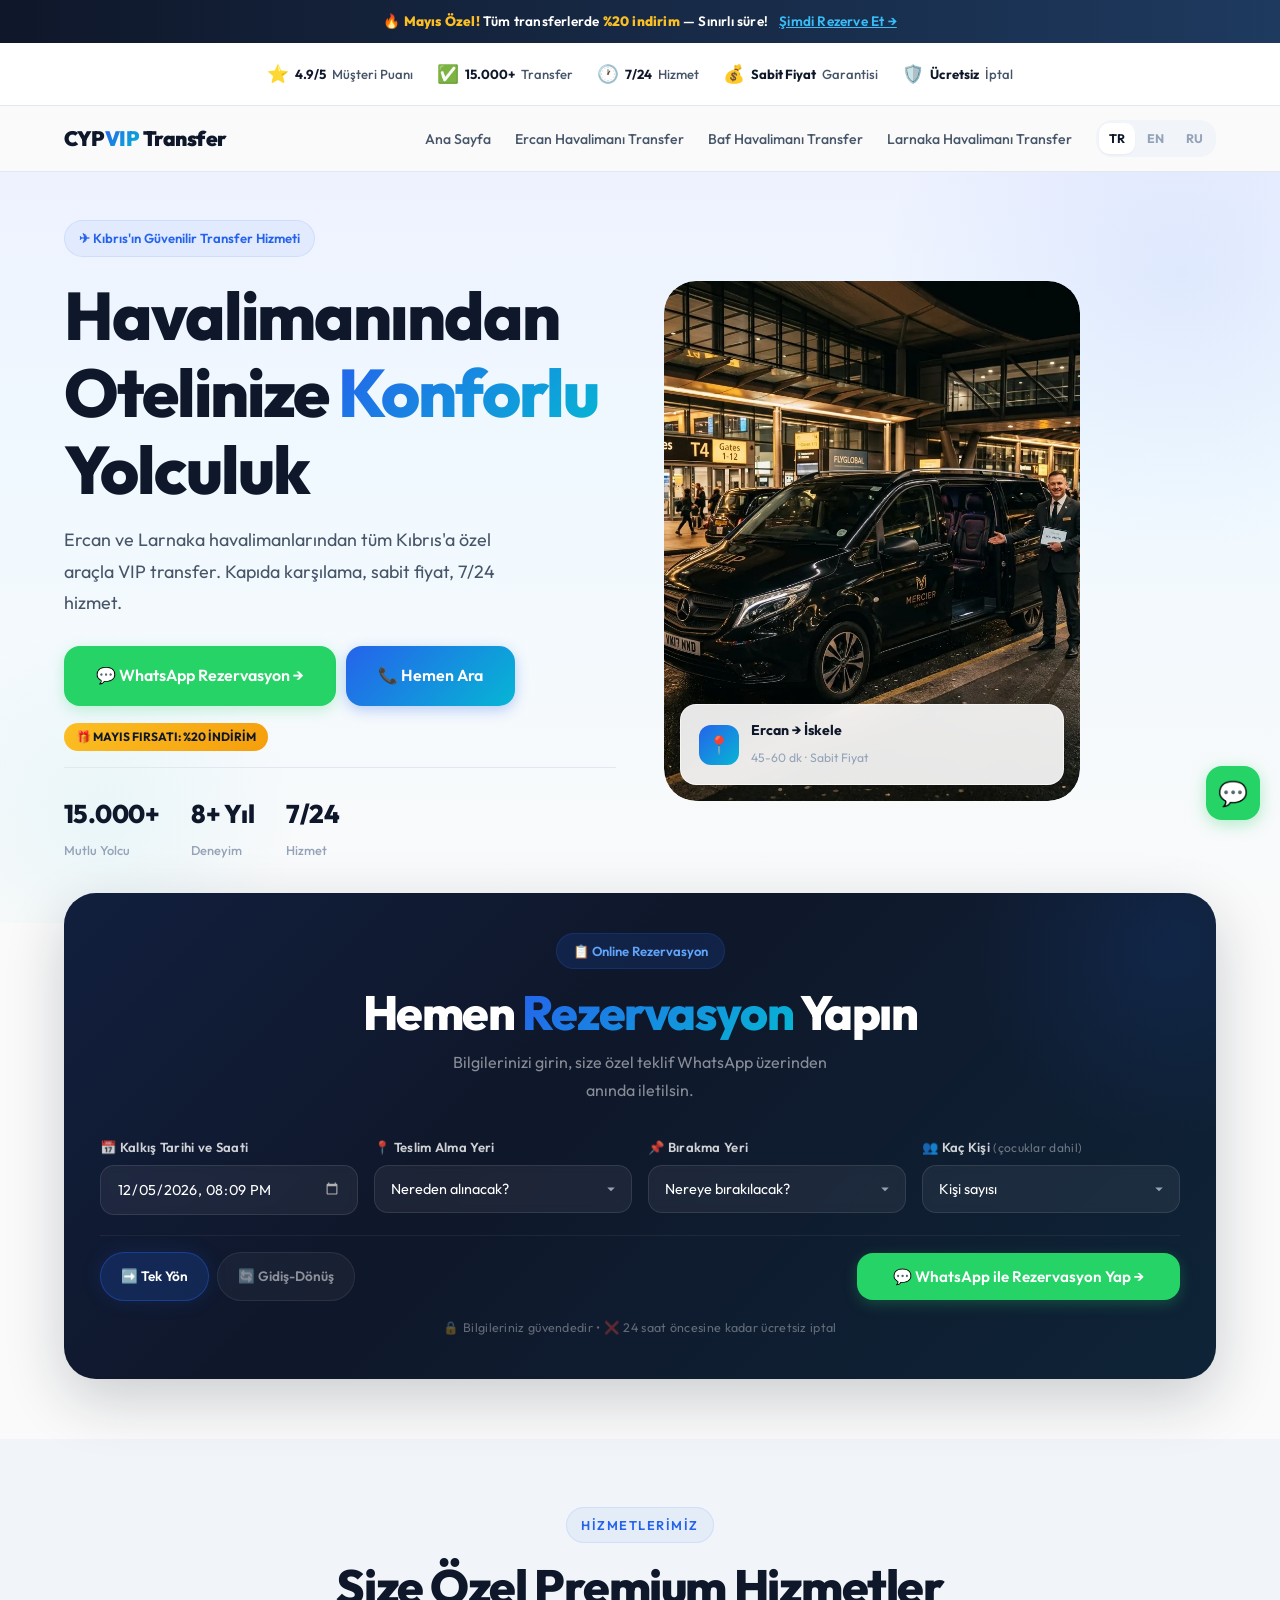
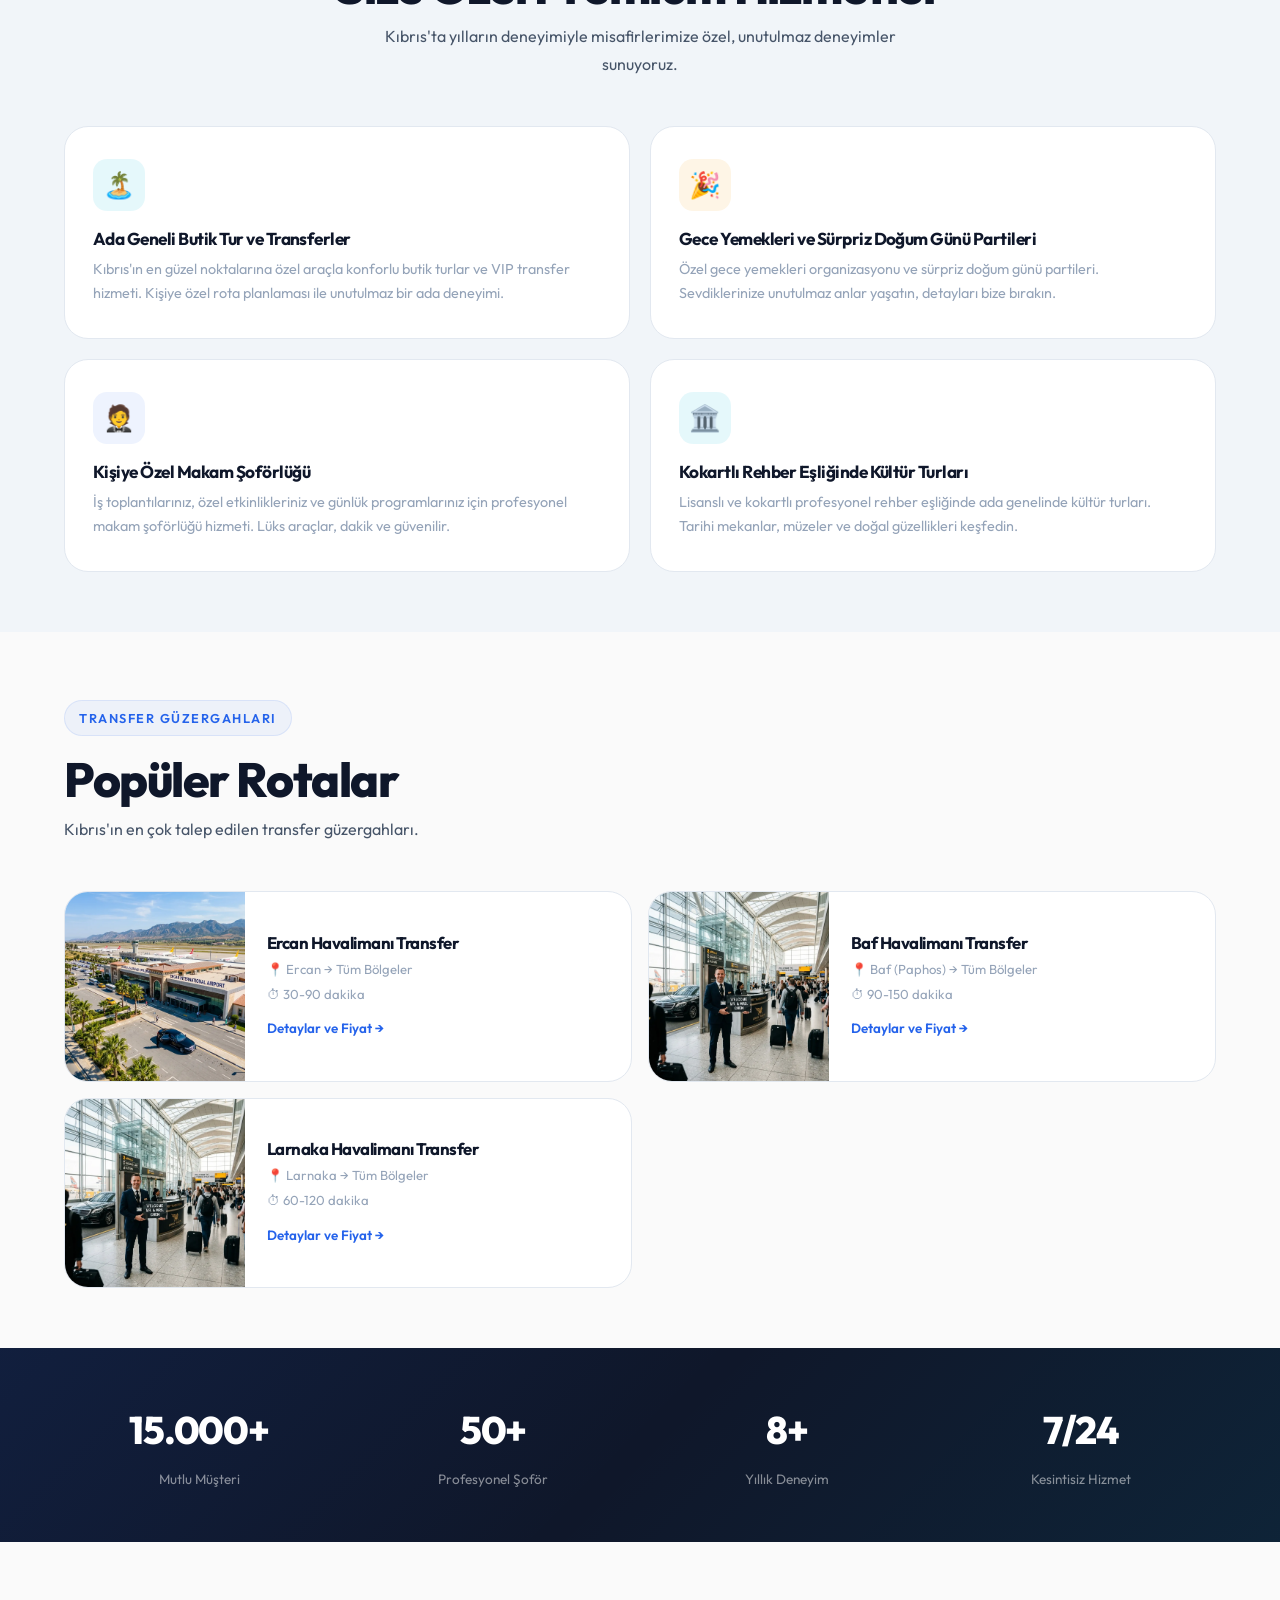
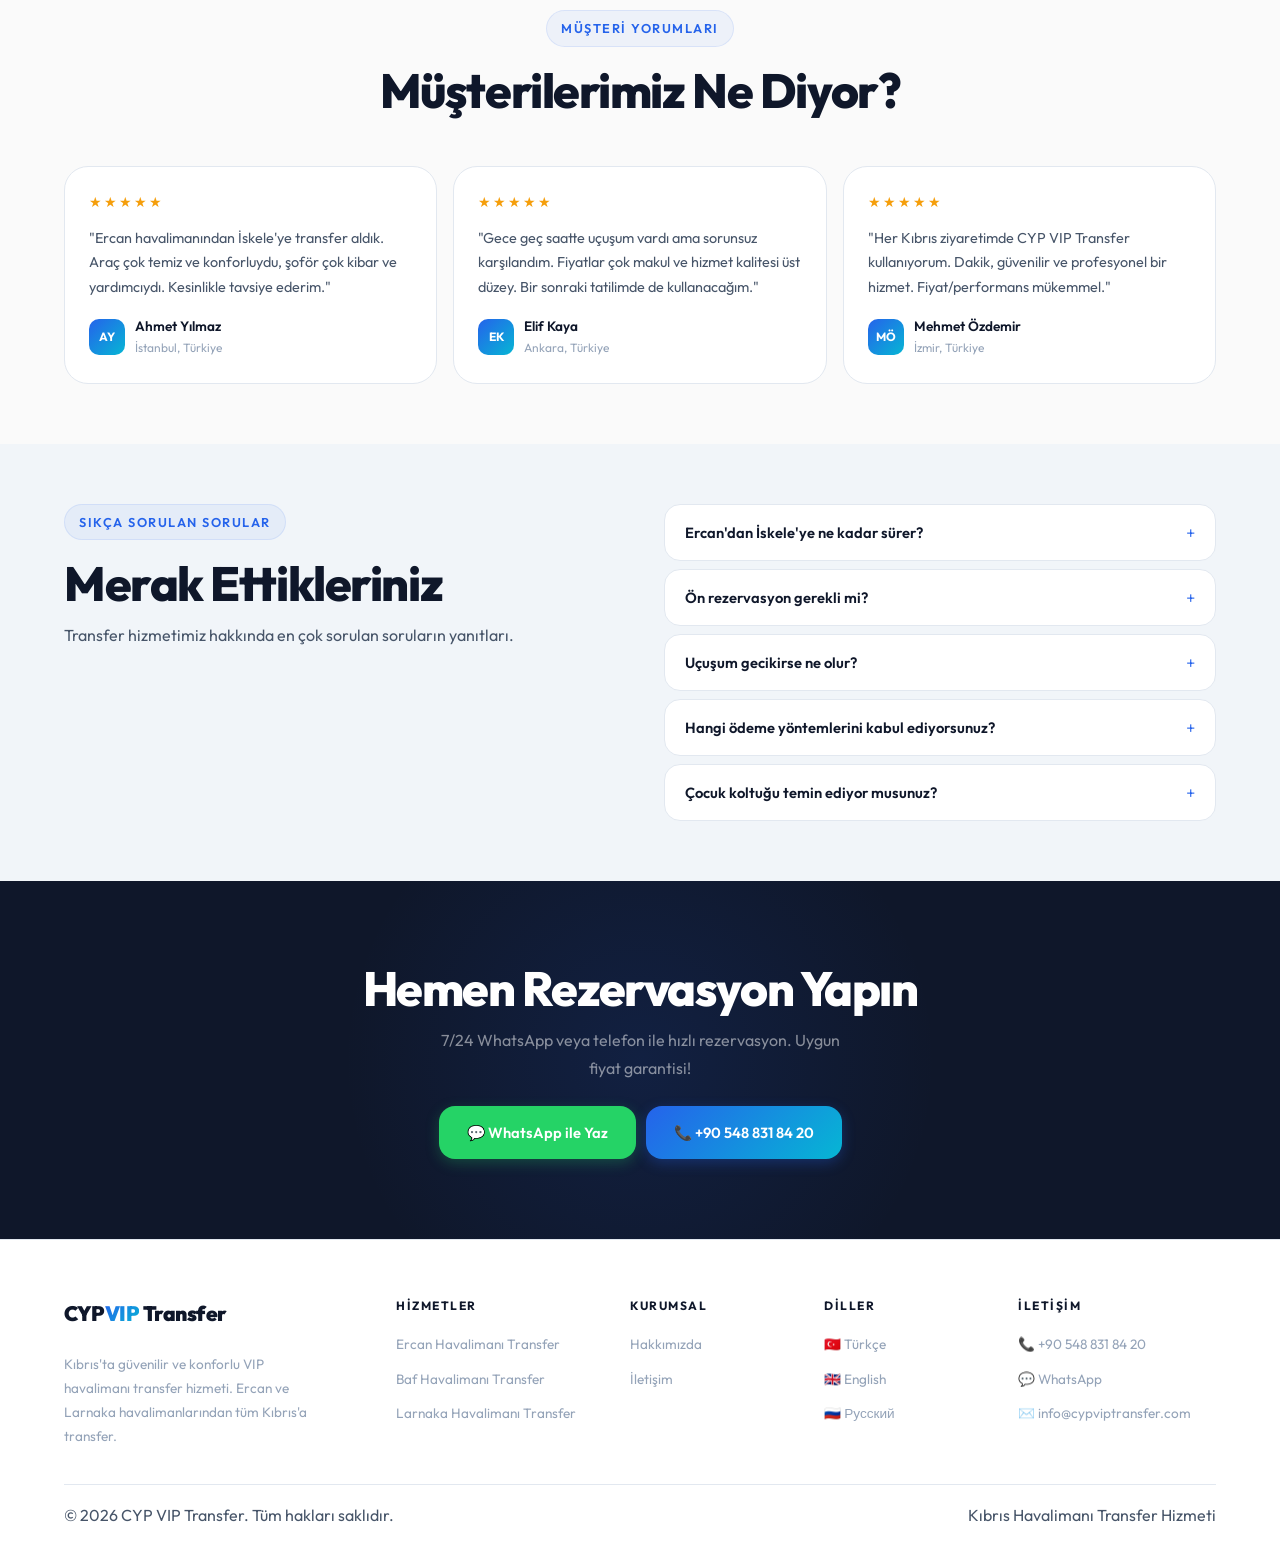
<file: index.html>
<!DOCTYPE html>
<html lang="tr">

<head>
  <meta charset="UTF-8">
  <meta name="viewport" content="width=device-width, initial-scale=1.0">
  <title>Kıbrıs Havalimanı Transfer | VIP Transfer Hizmeti | CYP VIP Transfer</title>
  <meta name="description"
    content="Kıbrıs havalimanı transfer hizmeti. Ercan havalimanı transfer, İskele transfer, butik turlar ve VIP transfer. Güvenilir, konforlu ve uygun fiyatlı.">
  <meta name="keywords"
    content="kıbrıs havalimanı transfer, ercan havalimanı transfer, iskele transfer, kıbrıs transfer, kktc transfer, kıbrıs butik tur">
  <meta name="robots" content="index, follow">
  <meta name="author" content="CYP VIP Transfer">
  <link rel="canonical" href="https://cypviptransfer.com/">
  <meta property="og:title" content="Kıbrıs Havalimanı Transfer | CYP VIP Transfer">
  <meta property="og:description"
    content="Kıbrıs'ta profesyonel VIP havalimanı transfer hizmeti. 7/24 hizmet, konforlu araçlar.">
  <meta property="og:url" content="https://cypviptransfer.com/">
  <meta property="og:type" content="website">
  <meta property="og:locale" content="tr_TR">
  <meta property="og:site_name" content="CYP VIP Transfer">
  <link rel="alternate" hreflang="tr" href="https://cypviptransfer.com/">
  <link rel="alternate" hreflang="en" href="https://cypviptransfer.com/en/">
  <link rel="alternate" hreflang="ru" href="https://cypviptransfer.com/ru/">
  <link rel="alternate" hreflang="x-default" href="https://cypviptransfer.com/en/">
  <link rel="stylesheet" href="style.css">
  <!-- Google Ads Conversion Tracking (AW-XXXXXXXXX değerini kendi ID'nizle değiştirin) -->
  <script async src="https://www.googletagmanager.com/gtag/js?id=AW-XXXXXXXXX"></script>
  <script>
    window.dataLayer = window.dataLayer || [];
    function gtag() { dataLayer.push(arguments); }
    gtag('js', new Date());
    gtag('config', 'AW-XXXXXXXXX');
    // Conversion: WhatsApp tıklama
    function trackConversion(type) {
      gtag('event', 'conversion', { 'send_to': 'AW-XXXXXXXXX/YYYYY', 'event_category': 'CTA', 'event_label': type });
    }
  </script>
  <script type="application/ld+json">
  {
    "@context": "https://schema.org",
    "@type": "LocalBusiness",
    "name": "CYP VIP Transfer",
    "url": "https://cypviptransfer.com",
    "description": "Kıbrıs havalimanı VIP transfer hizmeti",
    "address": { "@type": "PostalAddress", "addressLocality": "Lefkoşa", "addressCountry": "CY" },
    "telephone": "+905488318420",
    "priceRange": "$$",
    "areaServed": ["Kıbrıs", "KKTC", "İskele", "Ercan"],
    "serviceType": ["Airport Transfer", "VIP Transfer", "Boutique Tour"],
    "openingHours": "Mo-Su 00:00-23:59",
    "aggregateRating": {"@type": "AggregateRating", "ratingValue": "4.9", "reviewCount": "1250"}
  }
  </script>
</head>

<body class="has-urgency has-sticky">

  <!-- Urgency Bar -->
  <div class="urgency-bar" id="urgencyBar">
    🔥 <span class="urgency-highlight">Mayıs Özel!</span> Tüm transferlerde <span class="urgency-highlight">%20
      indirim</span> — Sınırlı süre!
    <a href="https://wa.me/905488318420?text=Merhaba,%20Mayıs%20kampanyasından%20yararlanmak%20istiyorum."
      class="urgency-cta" onclick="trackConversion('urgency_bar')">Şimdi Rezerve Et →</a>
  </div>

  <!-- Trust Badges - Above Fold -->
  <div class="trust-badges">
    <div class="trust-badge"><span class="badge-icon">⭐</span> <strong>4.9/5</strong> Müşteri Puanı</div>
    <div class="trust-badge"><span class="badge-icon">✅</span> <strong>15.000+</strong> Transfer</div>
    <div class="trust-badge"><span class="badge-icon">🕐</span> <strong>7/24</strong> Hizmet</div>
    <div class="trust-badge"><span class="badge-icon">💰</span> <strong>Sabit Fiyat</strong> Garantisi</div>
    <div class="trust-badge"><span class="badge-icon">🛡️</span> <strong>Ücretsiz</strong> İptal</div>
  </div>


  <!-- Navigation -->
  <nav class="navbar" id="navbar">
    <div class="container nav-inner">
      <a href="/" class="nav-logo">CYP<span>VIP</span> Transfer</a>
      <ul class="nav-links" id="navLinks">
        <li><a href="/">Ana Sayfa</a></li>
        <li class="desktop-only"><a href="ercan-havalimani-transfer.html">Ercan Havalimanı Transfer</a></li>
        <li class="desktop-only"><a href="baf-havalimani-transfer.html">Baf Havalimanı Transfer</a></li>
        <li class="desktop-only"><a href="larnaka-havalimani-transfer.html">Larnaka Havalimanı Transfer</a></li>
        <li class="mobile-only"><li class="nav-divider"></li></li>
        <li class="mobile-only nav-category-title">Hizmetlerimiz</li>
        <li class="mobile-only"><a href="ercan-havalimani-transfer.html">✈️ Ercan Havalimanı Transfer</a></li>
        <li class="mobile-only"><a href="baf-havalimani-transfer.html">✈️ Baf Havalimanı Transfer</a></li>
        <li class="mobile-only"><a href="larnaka-havalimani-transfer.html">✈️ Larnaka Havalimanı Transfer</a></li>
        <li class="mobile-only"><li class="nav-divider"></li></li>
        <li class="mobile-only"><a href="hakkimizda.html">Hakkımızda</a></li>
        <li class="mobile-only"><a href="iletisim.html">İletişim</a></li>
        <li class="mobile-only mobile-cta-wrap">
          <a href="https://wa.me/905488318420?text=Merhaba,%20transfer%20bilgi%20istiyorum." class="btn btn-whatsapp">💬 WhatsApp ile Yaz</a>
          <a href="tel:+905488318420" class="btn btn-primary">📞 Hemen Ara</a>
        </li>
        <li>
          <div class="lang-switcher">
            <a href="/" class="active">TR</a>
            <a href="en/">EN</a>
            <a href="ru/">RU</a>
          </div>
        </li>
      </ul>
      <button class="menu-toggle" id="menuToggle" aria-label="Menü">
        <span></span><span></span><span></span>
      </button>
    </div>
  </nav>

  <!-- Hero -->
  <section class="hero" id="hero">
    <div class="container hero-grid">
      <div class="hero-content">
        <div class="hero-tag">✈ Kıbrıs'ın Güvenilir Transfer Hizmeti</div>
        <h1>Havalimanından Otelinize <span class="gradient-text">Konforlu</span> Yolculuk</h1>
        <p>Ercan ve Larnaka havalimanlarından tüm Kıbrıs'a özel araçla VIP transfer. Kapıda karşılama, sabit fiyat, 7/24
          hizmet.</p>
        <div class="hero-buttons">
          <a href="https://wa.me/905488318420?text=Merhaba,%20transfer%20hizmeti%20hakkında%20bilgi%20almak%20istiyorum."
            class="btn btn-whatsapp btn-pulse" id="heroWhatsapp" onclick="trackConversion('hero_whatsapp')">💬 WhatsApp
            Rezervasyon →</a>
          <a href="tel:+905488318420" class="btn btn-primary btn-pulse" id="heroCall"
            onclick="trackConversion('hero_call')">📞 Hemen Ara</a>
        </div>
        <div style="margin-top:-20px;margin-bottom:16px;"><span class="promo-badge">🎁 MAYIS FIRSATI: %20 İNDİRİM</span>
        </div>
        <div class="hero-stats">
          <div class="hero-stat-item"><strong>15.000+</strong><span>Mutlu Yolcu</span></div>
          <div class="hero-stat-item"><strong>8+ Yıl</strong><span>Deneyim</span></div>
          <div class="hero-stat-item"><strong>7/24</strong><span>Hizmet</span></div>
        </div>
      </div>
      <div class="hero-visual">
        <img src="images/hero-bg.webp" alt="Kıbrıs VIP havalimanı transfer aracı" width="600" height="750">
        <div class="hero-float-card">
          <div class="hero-float-icon">📍</div>
          <div class="hf-text">
            <strong>Ercan → İskele</strong>
            <span>45-60 dk · Sabit Fiyat</span>
          </div>
        </div>
      </div>
    </div>
  </section>

  <!-- Reservation Form -->
  <section class="reservation-section" id="reservation">
    <div class="container">
      <div class="reservation-card">
        <div class="reservation-header">
          <div class="reservation-tag">📋 Online Rezervasyon</div>
          <h2>Hemen <span class="gradient-text">Rezervasyon</span> Yapın</h2>
          <p>Bilgilerinizi girin, size özel teklif WhatsApp üzerinden anında iletilsin.</p>
        </div>
        <form id="reservationForm" class="reservation-form" onsubmit="return handleReservation(event)">
          <div class="form-grid">
            <div class="form-group">
              <label for="pickupDate">📅 Kalkış Tarihi ve Saati</label>
              <input type="datetime-local" id="pickupDate" required>
            </div>
            <div class="form-group">
              <label for="pickupLocation">📍 Teslim Alma Yeri</label>
              <select id="pickupLocation" required>
                <option value="" disabled selected>Nereden alınacak?</option>
                <optgroup label="Havalimanları">
                  <option value="Ercan Havalimanı">Ercan Havalimanı</option>
                  <option value="Larnaka Havalimanı">Larnaka Havalimanı</option>
                  <option value="Baf Havalimanı">Baf Havalimanı</option>
                </optgroup>
                <optgroup label="Şehirler">
                  <option value="Lefkoşa">Lefkoşa</option>
                  <option value="Girne">Girne</option>
                  <option value="Mağusa">Mağusa</option>
                  <option value="İskele">İskele</option>
                  <option value="Bafra">Bafra</option>
                  <option value="Long Beach">Long Beach</option>
                  <option value="Boğaz">Boğaz</option>
                  <option value="Karpaz">Karpaz</option>
                </optgroup>
                <optgroup label="Diğer">
                  <option value="Otel (belirtiniz)">Otel (belirtiniz)</option>
                  <option value="Diğer (belirtiniz)">Diğer (belirtiniz)</option>
                </optgroup>
              </select>
            </div>
            <div class="form-group">
              <label for="dropoffLocation">📌 Bırakma Yeri</label>
              <select id="dropoffLocation" required>
                <option value="" disabled selected>Nereye bırakılacak?</option>
                <optgroup label="Havalimanları">
                  <option value="Ercan Havalimanı">Ercan Havalimanı</option>
                  <option value="Larnaka Havalimanı">Larnaka Havalimanı</option>
                  <option value="Baf Havalimanı">Baf Havalimanı</option>
                </optgroup>
                <optgroup label="Şehirler">
                  <option value="Lefkoşa">Lefkoşa</option>
                  <option value="Girne">Girne</option>
                  <option value="Mağusa">Mağusa</option>
                  <option value="İskele">İskele</option>
                  <option value="Bafra">Bafra</option>
                  <option value="Long Beach">Long Beach</option>
                  <option value="Boğaz">Boğaz</option>
                  <option value="Karpaz">Karpaz</option>
                </optgroup>
                <optgroup label="Diğer">
                  <option value="Otel (belirtiniz)">Otel (belirtiniz)</option>
                  <option value="Diğer (belirtiniz)">Diğer (belirtiniz)</option>
                </optgroup>
              </select>
            </div>
            <div class="form-group">
              <label for="passengers">👥 Kaç Kişi <span class="form-hint">(çocuklar dahil)</span></label>
              <select id="passengers" required>
                <option value="" disabled selected>Kişi sayısı</option>
                <option value="1">1 Kişi</option>
                <option value="2">2 Kişi</option>
                <option value="3">3 Kişi</option>
                <option value="4">4 Kişi</option>
                <option value="5">5 Kişi</option>
                <option value="6">6 Kişi</option>
                <option value="7">7 Kişi</option>
                <option value="8">8 Kişi</option>
                <option value="9">9 Kişi</option>
                <option value="10+">10+ Kişi</option>
              </select>
            </div>
          </div>
          <div class="form-row-bottom">
            <div class="trip-type">
              <label class="radio-pill">
                <input type="radio" name="tripType" value="Tek Yön" checked>
                <span>➡️ Tek Yön</span>
              </label>
              <label class="radio-pill">
                <input type="radio" name="tripType" value="Gidiş-Dönüş">
                <span>🔄 Gidiş-Dönüş</span>
              </label>
            </div>
            <button type="submit" class="btn btn-whatsapp btn-reserve" id="reserveBtn">
              💬 WhatsApp ile Rezervasyon Yap →
            </button>
          </div>
          <p class="form-note">🔒 Bilgileriniz güvendedir • ❌ 24 saat öncesine kadar ücretsiz iptal</p>
        </form>
      </div>
    </div>
  </section>

  <!-- Services -->
  <section class="section section-alt" id="services">
    <div class="container">
      <div class="section-header center fade-up">
        <p class="section-label">Hizmetlerimiz</p>
        <h2>Size Özel Premium Hizmetler</h2>
        <p>Kıbrıs'ta yılların deneyimiyle misafirlerimize özel, unutulmaz deneyimler sunuyoruz.</p>
      </div>
      <div class="services-grid">
        <div class="service-card fade-up">
          <div class="service-icon teal">🏝️</div>
          <h3>Ada Geneli Butik Tur ve Transferler</h3>
          <p>Kıbrıs'ın en güzel noktalarına özel araçla konforlu butik turlar ve VIP transfer hizmeti. Kişiye özel rota
            planlaması ile unutulmaz bir ada deneyimi.</p>
        </div>
        <div class="service-card fade-up">
          <div class="service-icon orange">🎉</div>
          <h3>Gece Yemekleri ve Sürpriz Doğum Günü Partileri</h3>
          <p>Özel gece yemekleri organizasyonu ve sürpriz doğum günü partileri. Sevdiklerinize unutulmaz anlar yaşatın,
            detayları bize bırakın.</p>
        </div>
        <div class="service-card fade-up">
          <div class="service-icon blue">🤵</div>
          <h3>Kişiye Özel Makam Şoförlüğü</h3>
          <p>İş toplantılarınız, özel etkinlikleriniz ve günlük programlarınız için profesyonel makam şoförlüğü hizmeti.
            Lüks araçlar, dakik ve güvenilir.</p>
        </div>
        <div class="service-card fade-up">
          <div class="service-icon teal">🏛️</div>
          <h3>Kokartlı Rehber Eşliğinde Kültür Turları</h3>
          <p>Lisanslı ve kokartlı profesyonel rehber eşliğinde ada genelinde kültür turları. Tarihi mekanlar, müzeler ve
            doğal güzellikleri keşfedin.</p>
        </div>
      </div>
    </div>
  </section>

  <!-- Routes -->
  <section class="section" id="routes">
    <div class="container">
      <div class="section-header fade-up">
        <p class="section-label">Transfer Güzergahları</p>
        <h2>Popüler Rotalar</h2>
        <p>Kıbrıs'ın en çok talep edilen transfer güzergahları.</p>
      </div>
      <div class="routes-grid">
        <a href="ercan-havalimani-transfer.html" class="route-card fade-up">
          <div class="route-card-img"><img loading="lazy" src="images/ercan-airport.webp"
              alt="Ercan Havalimanı Transfer" width="200" height="200"></div>
          <div class="route-card-body">
            <h3>Ercan Havalimanı Transfer</h3>
            <div class="route-meta">
              <span>📍 Ercan → Tüm Bölgeler</span>
              <span>⏱ 30-90 dakika</span>
            </div>
            <span class="route-cta">Detaylar ve Fiyat →</span>
          </div>
        </a>
        <a href="baf-havalimani-transfer.html" class="route-card fade-up">
          <div class="route-card-img"><img loading="lazy" src="images/airport-transfer.webp"
              alt="Baf Havalimanı Transfer" width="200" height="200"></div>
          <div class="route-card-body">
            <h3>Baf Havalimanı Transfer</h3>
            <div class="route-meta">
              <span>📍 Baf (Paphos) → Tüm Bölgeler</span>
              <span>⏱ 90-150 dakika</span>
            </div>
            <span class="route-cta">Detaylar ve Fiyat →</span>
          </div>
        </a>
        <a href="larnaka-havalimani-transfer.html" class="route-card fade-up">
          <div class="route-card-img"><img loading="lazy" src="images/airport-transfer.webp"
              alt="Larnaka Havalimanı Transfer" width="200" height="200"></div>
          <div class="route-card-body">
            <h3>Larnaka Havalimanı Transfer</h3>
            <div class="route-meta">
              <span>📍 Larnaka → Tüm Bölgeler</span>
              <span>⏱ 60-120 dakika</span>
            </div>
            <span class="route-cta">Detaylar ve Fiyat →</span>
          </div>
        </a>
      </div>
    </div>
  </section>

  <!-- Trust Bar -->
  <section class="trust-bar" id="stats">
    <div class="container">
      <div class="trust-grid">
        <div class="trust-item fade-up"><strong>15.000+</strong><span>Mutlu Müşteri</span></div>
        <div class="trust-item fade-up"><strong>50+</strong><span>Profesyonel Şoför</span></div>
        <div class="trust-item fade-up"><strong>8+</strong><span>Yıllık Deneyim</span></div>
        <div class="trust-item fade-up"><strong>7/24</strong><span>Kesintisiz Hizmet</span></div>
      </div>
    </div>
  </section>

  <!-- Testimonials -->
  <section class="section" id="testimonials">
    <div class="container">
      <div class="section-header center fade-up">
        <p class="section-label">Müşteri Yorumları</p>
        <h2>Müşterilerimiz Ne Diyor?</h2>
      </div>
      <div class="testimonials-grid">
        <div class="testimonial-card fade-up">
          <div class="tc-stars">★★★★★</div>
          <p class="tc-text">"Ercan havalimanından İskele'ye transfer aldık. Araç çok temiz ve konforluydu, şoför çok
            kibar ve yardımcıydı. Kesinlikle tavsiye ederim."</p>
          <div class="tc-author">
            <div class="tc-avatar">AY</div>
            <div>
              <div class="tc-name">Ahmet Yılmaz</div>
              <div class="tc-loc">İstanbul, Türkiye</div>
            </div>
          </div>
        </div>
        <div class="testimonial-card fade-up">
          <div class="tc-stars">★★★★★</div>
          <p class="tc-text">"Gece geç saatte uçuşum vardı ama sorunsuz karşılandım. Fiyatlar çok makul ve hizmet
            kalitesi üst düzey. Bir sonraki tatilimde de kullanacağım."</p>
          <div class="tc-author">
            <div class="tc-avatar">EK</div>
            <div>
              <div class="tc-name">Elif Kaya</div>
              <div class="tc-loc">Ankara, Türkiye</div>
            </div>
          </div>
        </div>
        <div class="testimonial-card fade-up">
          <div class="tc-stars">★★★★★</div>
          <p class="tc-text">"Her Kıbrıs ziyaretimde CYP VIP Transfer kullanıyorum. Dakik, güvenilir ve profesyonel bir
            hizmet. Fiyat/performans mükemmel."</p>
          <div class="tc-author">
            <div class="tc-avatar">MÖ</div>
            <div>
              <div class="tc-name">Mehmet Özdemir</div>
              <div class="tc-loc">İzmir, Türkiye</div>
            </div>
          </div>
        </div>
      </div>
    </div>
  </section>

  <!-- FAQ -->
  <section class="section section-alt" id="faq">
    <div class="container">
      <div class="faq-grid">
        <div class="fade-up">
          <p class="section-label">Sıkça Sorulan Sorular</p>
          <h2>Merak Ettikleriniz</h2>
          <p style="margin-top:10px;">Transfer hizmetimiz hakkında en çok sorulan soruların yanıtları.</p>
        </div>
        <div class="faq-list fade-up">
          <div class="faq-item">
            <button class="faq-question">Ercan'dan İskele'ye ne kadar sürer? <span class="icon">+</span></button>
            <div class="faq-answer">
              <p>Ercan Havalimanı'ndan İskele bölgesine yaklaşık 45-60 dakika sürmektedir.</p>
            </div>
          </div>
          <div class="faq-item">
            <button class="faq-question">Ön rezervasyon gerekli mi? <span class="icon">+</span></button>
            <div class="faq-answer">
              <p>Evet, hizmet kalitesi için ön rezervasyon öneriyoruz. WhatsApp veya telefonla kolayca yapabilirsiniz.
              </p>
            </div>
          </div>
          <div class="faq-item">
            <button class="faq-question">Uçuşum gecikirse ne olur? <span class="icon">+</span></button>
            <div class="faq-answer">
              <p>Uçuş takip sistemimiz sayesinde gecikmeleri otomatik takip ediyoruz. Ek ücret yok.</p>
            </div>
          </div>
          <div class="faq-item">
            <button class="faq-question">Hangi ödeme yöntemlerini kabul ediyorsunuz? <span
                class="icon">+</span></button>
            <div class="faq-answer">
              <p>Nakit (TL, EUR, GBP), kredi kartı ve banka havalesi ile ödeme yapabilirsiniz.</p>
            </div>
          </div>
          <div class="faq-item">
            <button class="faq-question">Çocuk koltuğu temin ediyor musunuz? <span class="icon">+</span></button>
            <div class="faq-answer">
              <p>Evet, rezervasyon sırasında belirtmeniz halinde ücretsiz çocuk koltuğu sağlıyoruz.</p>
            </div>
          </div>
        </div>
      </div>
    </div>
  </section>

  <!-- CTA -->
  <section class="cta-section" id="cta">
    <div class="container">
      <h2>Hemen Rezervasyon Yapın</h2>
      <p>7/24 WhatsApp veya telefon ile hızlı rezervasyon. Uygun fiyat garantisi!</p>
      <div class="cta-buttons">
        <a href="https://wa.me/905488318420?text=Merhaba,%20transfer%20rezervasyonu%20yapmak%20istiyorum."
          class="btn btn-whatsapp">💬 WhatsApp ile Yaz</a>
        <a href="tel:+905488318420" class="btn btn-primary">📞 +90 548 831 84 20</a>
      </div>
    </div>
  </section>

  <!-- Footer -->
  <footer class="footer" id="footer">
    <div class="container">
      <div class="footer-grid">
        <div class="footer-brand">
          <a href="/" class="nav-logo">CYP<span>VIP</span> Transfer</a>
          <p>Kıbrıs'ta güvenilir ve konforlu VIP havalimanı transfer hizmeti. Ercan ve Larnaka havalimanlarından tüm
            Kıbrıs'a transfer.</p>
        </div>
        <div class="footer-col">
          <h4>Hizmetler</h4>
          <ul>
            <li><a href="ercan-havalimani-transfer.html">Ercan Havalimanı Transfer</a></li>
            <li><a href="baf-havalimani-transfer.html">Baf Havalimanı Transfer</a></li>
            <li><a href="larnaka-havalimani-transfer.html">Larnaka Havalimanı Transfer</a></li>
          </ul>
        </div>
        <div class="footer-col">
          <h4>Kurumsal</h4>
          <ul>
            <li><a href="hakkimizda.html">Hakkımızda</a></li>
            <li><a href="iletisim.html">İletişim</a></li>
          </ul>
        </div>
        <div class="footer-col">
          <h4>Diller</h4>
          <ul>
            <li><a href="/">🇹🇷 Türkçe</a></li>
            <li><a href="en/">🇬🇧 English</a></li>
            <li><a href="ru/">🇷🇺 Русский</a></li>
          </ul>
        </div>
        <div class="footer-col">
          <h4>İletişim</h4>
          <ul>
            <li><a href="tel:+905488318420">📞 +90 548 831 84 20</a></li>
            <li><a href="https://wa.me/905488318420">💬 WhatsApp</a></li>
            <li><a href="mailto:info@cypviptransfer.com">✉️ info@cypviptransfer.com</a></li>
          </ul>
        </div>
      </div>
      <div class="footer-bottom">
        <p>&copy; 2026 CYP VIP Transfer. Tüm hakları saklıdır.</p>
        <p>Kıbrıs Havalimanı Transfer Hizmeti</p>
      </div>
    </div>
  </footer>

  <a href="https://wa.me/905488318420" class="whatsapp-float" id="whatsappFloat"
    aria-label="WhatsApp ile iletişime geçin" target="_blank" rel="noopener"
    onclick="trackConversion('float_whatsapp')">💬</a>

  <!-- Sticky Mobile CTA Bar -->
  <div class="sticky-cta" id="stickyCta">
    <div class="sticky-cta-inner">
      <a href="https://wa.me/905488318420?text=Merhaba,%20transfer%20bilgi%20istiyorum." class="btn btn-whatsapp"
        onclick="trackConversion('sticky_whatsapp')">💬 WhatsApp</a>
      <a href="tel:+905488318420" class="btn btn-primary" onclick="trackConversion('sticky_call')">📞 Hemen Ara</a>
    </div>
  </div>

  <script>
    // Navigation - Fullscreen Menu
    const menuToggle = document.getElementById('menuToggle');
    const navLinks = document.getElementById('navLinks');
    menuToggle.addEventListener('click', () => {
      navLinks.classList.toggle('active');
      menuToggle.classList.toggle('active');
      document.body.classList.toggle('menu-open');
    });
    // Close menu on link click
    navLinks.querySelectorAll('a:not(.lang-switcher a)').forEach(link => {
      link.addEventListener('click', () => {
        navLinks.classList.remove('active');
        menuToggle.classList.remove('active');
        document.body.classList.remove('menu-open');
      });
    });
    // FAQ
    document.querySelectorAll('.faq-question').forEach(btn => {
      btn.addEventListener('click', () => {
        const item = btn.parentElement;
        document.querySelectorAll('.faq-item').forEach(i => { if (i !== item) i.classList.remove('active'); });
        item.classList.toggle('active');
      });
    });
    // Scroll Animations
    const obs = new IntersectionObserver(entries => {
      entries.forEach(e => { if (e.isIntersecting) { e.target.classList.add('visible'); obs.unobserve(e.target); } });
    }, { threshold: 0.1 });
    document.querySelectorAll('.fade-up').forEach(el => obs.observe(el));

    // Set default date to now + 1 day
    (function () {
      const d = new Date();
      d.setDate(d.getDate() + 1);
      d.setMinutes(d.getMinutes() - d.getTimezoneOffset());
      const dt = d.toISOString().slice(0, 16);
      const el = document.getElementById('pickupDate');
      if (el) { el.value = dt; el.min = new Date().toISOString().slice(0, 16); }
    })();

    // Reservation Form → WhatsApp
    function handleReservation(e) {
      e.preventDefault();
      const date = document.getElementById('pickupDate').value;
      const pickup = document.getElementById('pickupLocation').value;
      const dropoff = document.getElementById('dropoffLocation').value;
      const pax = document.getElementById('passengers').value;
      const tripType = document.querySelector('input[name="tripType"]:checked').value;

      if (!date || !pickup || !dropoff || !pax) {
        alert('Lütfen tüm alanları doldurun.');
        return false;
      }

      const dateObj = new Date(date);
      const formatted = dateObj.toLocaleDateString('tr-TR', { day: 'numeric', month: 'long', year: 'numeric' })
        + ' ' + dateObj.toLocaleTimeString('tr-TR', { hour: '2-digit', minute: '2-digit' });

      const msg = `Merhaba, transfer rezervasyonu yapmak istiyorum.

📅 Tarih: ${formatted}
📍 Nereden: ${pickup}
📌 Nereye: ${dropoff}
👥 Kişi Sayısı: ${pax}
🔄 Yön: ${tripType}

Fiyat bilgisi alabilir miyim?`;

      const url = 'https://wa.me/905488318420?text=' + encodeURIComponent(msg);
      window.open(url, '_blank');
      if (typeof trackConversion === 'function') trackConversion('reservation_form');
      return false;
    }

    // UTM Parameter Tracking — append UTM to WhatsApp links
    (function () {
      const params = new URLSearchParams(window.location.search);
      const utm_source = params.get('utm_source') || '';
      const utm_campaign = params.get('utm_campaign') || '';
      const gclid = params.get('gclid') || '';
      if (utm_source || gclid) {
        document.querySelectorAll('a[href*="wa.me"]').forEach(a => {
          const url = new URL(a.href);
          let text = url.searchParams.get('text') || '';
          text += ' [Kaynak: ' + (utm_source || 'google') + (utm_campaign ? ' / ' + utm_campaign : '') + ']';
          url.searchParams.set('text', text);
          a.href = url.toString();
        });
      }
    })();
  </script>

</body>

</html>
</file>
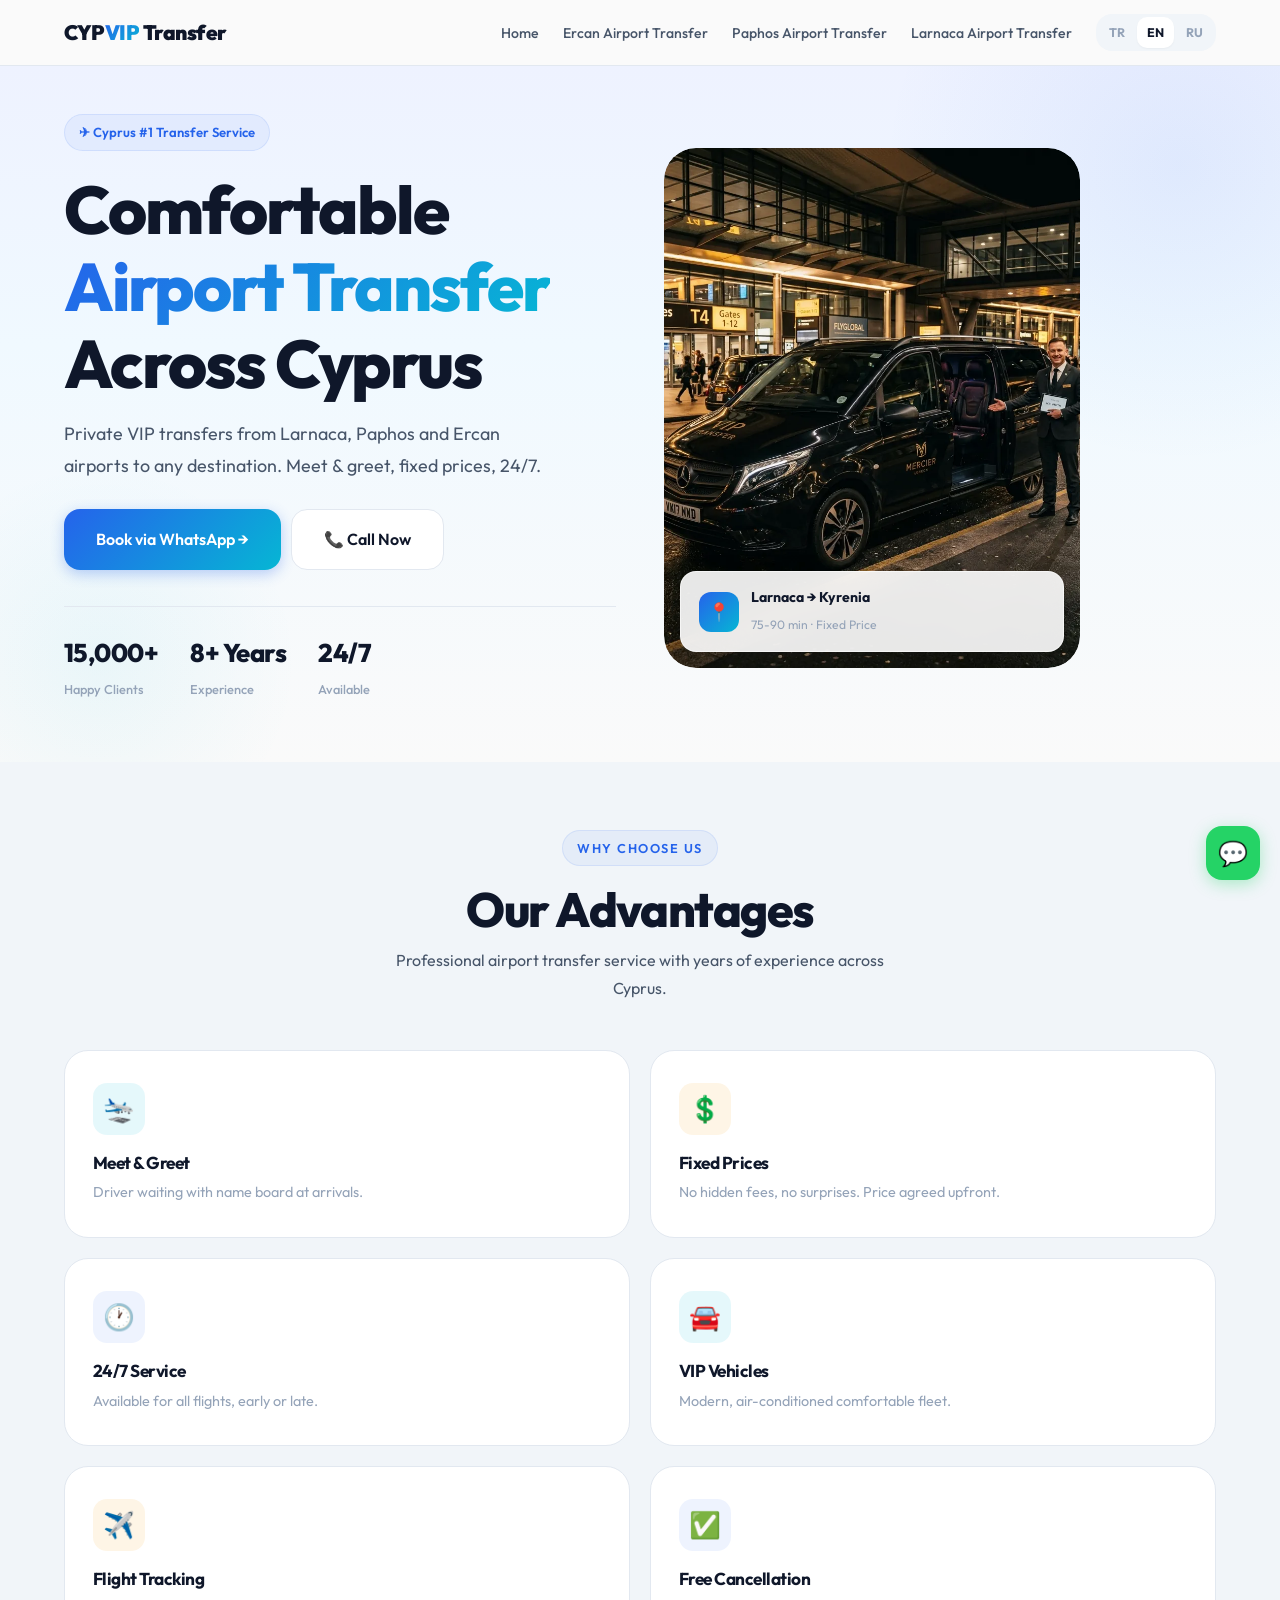
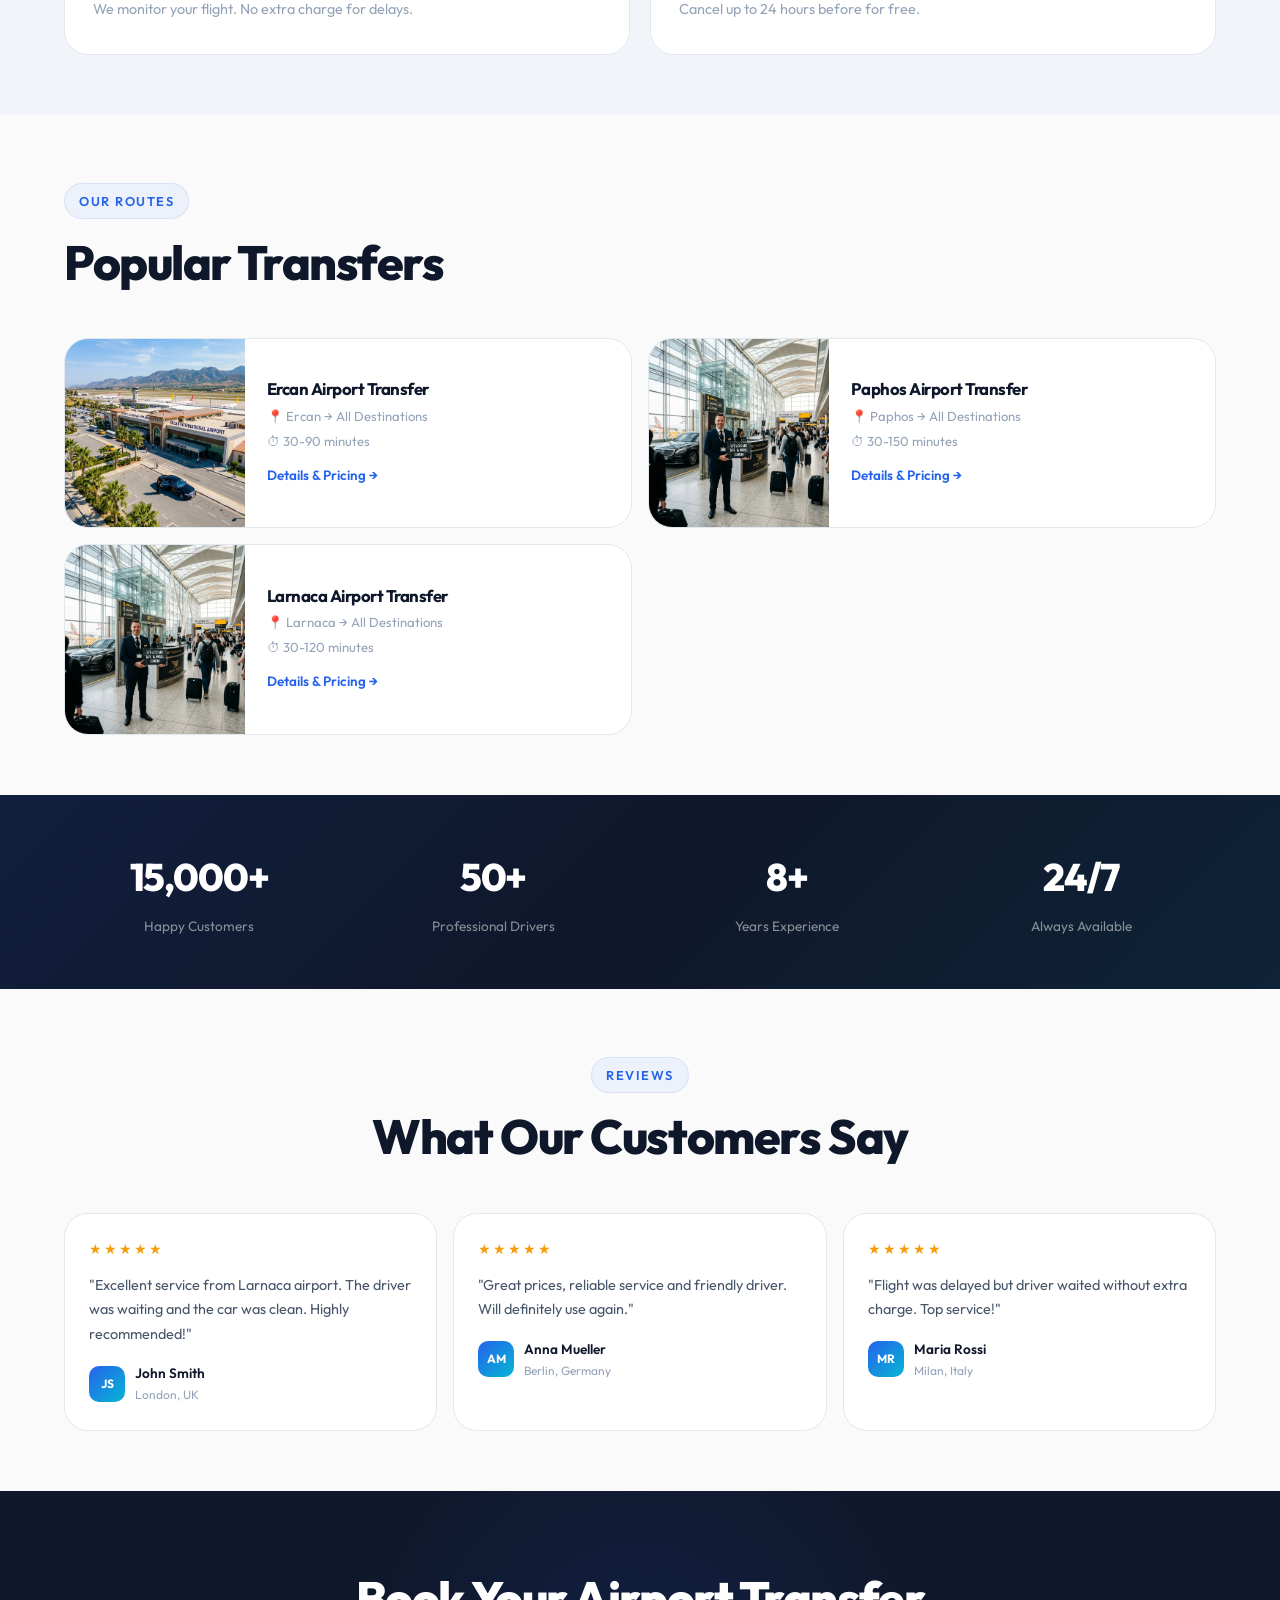
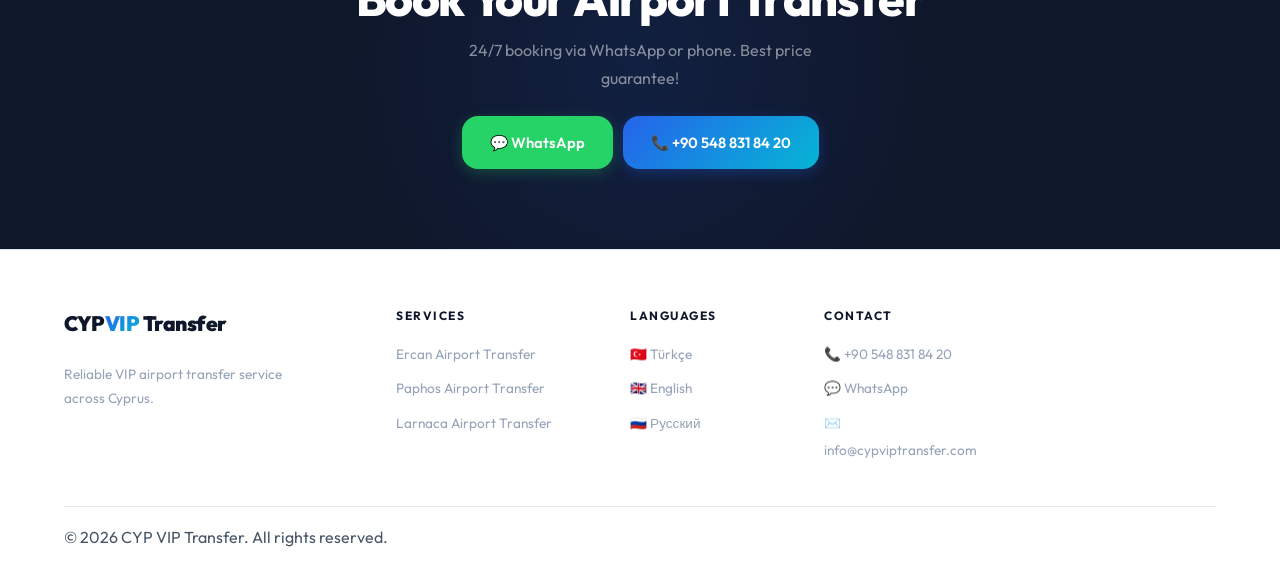
<file: en/index.html>
<!DOCTYPE html>
<html lang="en">
<head>
  <meta charset="UTF-8">
  <meta name="viewport" content="width=device-width, initial-scale=1.0">
  <title>Cyprus Airport Transfer | VIP Airport Transfer Service | CYP VIP Transfer</title>
  <meta name="description" content="Cyprus airport transfer service. Larnaca airport transfer, Paphos airport transfer, Ercan airport transfer. Reliable VIP transfers across Cyprus.">
  <meta name="keywords" content="cyprus airport transfer, larnaca airport transfer, paphos airport transfer, ercan airport transfer">
  <meta name="robots" content="index, follow">
  <link rel="canonical" href="https://cypviptransfer.com/en/">
  <meta property="og:title" content="Cyprus Airport Transfer | CYP VIP Transfer">
  <meta property="og:description" content="Professional VIP airport transfer service in Cyprus. 24/7 service.">
  <meta property="og:url" content="https://cypviptransfer.com/en/">
  <meta property="og:type" content="website">
  <meta property="og:locale" content="en_US">
  <link rel="alternate" hreflang="tr" href="https://cypviptransfer.com/">
  <link rel="alternate" hreflang="en" href="https://cypviptransfer.com/en/">
  <link rel="alternate" hreflang="ru" href="https://cypviptransfer.com/ru/">
  <link rel="stylesheet" href="../style.css">
  <script type="application/ld+json">{"@context":"https://schema.org","@type":"LocalBusiness","name":"CYP VIP Transfer","url":"https://cypviptransfer.com","telephone":"+905488318420","areaServed":["Cyprus","Larnaca","Paphos","Ercan"],"serviceType":["Airport Transfer","VIP Transfer"],"openingHours":"Mo-Su 00:00-23:59"}</script>
</head>
<body>
<nav class="navbar" id="navbar"><div class="container nav-inner"><a href="/en/" class="nav-logo">CYP<span>VIP</span> Transfer</a><ul class="nav-links" id="navLinks"><li><a href="/en/">Home</a></li><li class="desktop-only"><a href="/en/ercan-airport-transfer.html">Ercan Airport Transfer</a></li><li class="desktop-only"><a href="/en/paphos-airport-transfer.html">Paphos Airport Transfer</a></li><li class="desktop-only"><a href="/en/larnaca-airport-transfer.html">Larnaca Airport Transfer</a></li><li class="mobile-only"><li class="nav-divider"></li></li><li class="mobile-only nav-category-title">Our Services</li><li class="mobile-only"><a href="/en/ercan-airport-transfer.html">✈️ Ercan Airport Transfer</a></li><li class="mobile-only"><a href="/en/paphos-airport-transfer.html">✈️ Paphos Airport Transfer</a></li><li class="mobile-only"><a href="/en/larnaca-airport-transfer.html">✈️ Larnaca Airport Transfer</a></li><li class="mobile-only"><li class="nav-divider"></li></li><li class="mobile-only mobile-cta-wrap"><a href="https://wa.me/905488318420?text=Hello,%20I%20need%20airport%20transfer." class="btn btn-whatsapp">💬 Book via WhatsApp</a><a href="tel:+905488318420" class="btn btn-primary">📞 Call Now</a></li><li><div class="lang-switcher"><a href="/">TR</a><a href="/en/" class="active">EN</a><a href="/ru/">RU</a></div></li></ul><button class="menu-toggle" id="menuToggle" aria-label="Menu"><span></span><span></span><span></span></button></div></nav>

<section class="hero">
  <div class="container hero-grid">
    <div class="hero-content">
      <div class="hero-tag">✈ Cyprus #1 Transfer Service</div>
      <h1>Comfortable <span class="gradient-text">Airport Transfer</span> Across Cyprus</h1>
      <p>Private VIP transfers from Larnaca, Paphos and Ercan airports to any destination. Meet & greet, fixed prices, 24/7.</p>
      <div class="hero-buttons">
        <a href="https://wa.me/905488318420?text=Hello,%20I%20need%20an%20airport%20transfer." class="btn btn-primary">Book via WhatsApp →</a>
        <a href="tel:+905488318420" class="btn btn-outline">📞 Call Now</a>
      </div>
      <div class="hero-stats">
        <div class="hero-stat-item"><strong>15,000+</strong><span>Happy Clients</span></div>
        <div class="hero-stat-item"><strong>8+ Years</strong><span>Experience</span></div>
        <div class="hero-stat-item"><strong>24/7</strong><span>Available</span></div>
      </div>
    </div>
    <div class="hero-visual">
      <img src="../images/hero-bg.webp" alt="Cyprus VIP airport transfer vehicle" width="600" height="750">
      <div class="hero-float-card">
        <div class="hero-float-icon">📍</div>
        <div class="hf-text"><strong>Larnaca → Kyrenia</strong><span>75-90 min · Fixed Price</span></div>
      </div>
    </div>
  </div>
</section>

<section class="section section-alt">
  <div class="container">
    <div class="section-header center fade-up"><p class="section-label">Why Choose Us</p><h2>Our Advantages</h2><p>Professional airport transfer service with years of experience across Cyprus.</p></div>
    <div class="services-grid">
      <div class="service-card fade-up"><div class="service-icon teal">🛬</div><h3>Meet & Greet</h3><p>Driver waiting with name board at arrivals.</p></div>
      <div class="service-card fade-up"><div class="service-icon orange">💲</div><h3>Fixed Prices</h3><p>No hidden fees, no surprises. Price agreed upfront.</p></div>
      <div class="service-card fade-up"><div class="service-icon blue">🕐</div><h3>24/7 Service</h3><p>Available for all flights, early or late.</p></div>
      <div class="service-card fade-up"><div class="service-icon teal">🚘</div><h3>VIP Vehicles</h3><p>Modern, air-conditioned comfortable fleet.</p></div>
      <div class="service-card fade-up"><div class="service-icon orange">✈️</div><h3>Flight Tracking</h3><p>We monitor your flight. No extra charge for delays.</p></div>
      <div class="service-card fade-up"><div class="service-icon blue">✅</div><h3>Free Cancellation</h3><p>Cancel up to 24 hours before for free.</p></div>
    </div>
  </div>
</section>

<section class="section">
  <div class="container">
    <div class="section-header fade-up"><p class="section-label">Our Routes</p><h2>Popular Transfers</h2></div>
    <div class="routes-grid">
      <a href="/en/ercan-airport-transfer.html" class="route-card fade-up">
        <div class="route-card-img"><img loading="lazy" src="../images/ercan-airport.webp" alt="Ercan Airport Transfer" width="200" height="200"></div>
        <div class="route-card-body"><h3>Ercan Airport Transfer</h3><div class="route-meta"><span>📍 Ercan → All Destinations</span><span>⏱ 30-90 minutes</span></div><span class="route-cta">Details & Pricing →</span></div>
      </a>
      <a href="/en/paphos-airport-transfer.html" class="route-card fade-up">
        <div class="route-card-img"><img loading="lazy" src="../images/airport-transfer.webp" alt="Paphos Airport Transfer" width="200" height="200"></div>
        <div class="route-card-body"><h3>Paphos Airport Transfer</h3><div class="route-meta"><span>📍 Paphos → All Destinations</span><span>⏱ 30-150 minutes</span></div><span class="route-cta">Details & Pricing →</span></div>
      </a>
      <a href="/en/larnaca-airport-transfer.html" class="route-card fade-up">
        <div class="route-card-img"><img loading="lazy" src="../images/airport-transfer.webp" alt="Larnaca Airport Transfer" width="200" height="200"></div>
        <div class="route-card-body"><h3>Larnaca Airport Transfer</h3><div class="route-meta"><span>📍 Larnaca → All Destinations</span><span>⏱ 30-120 minutes</span></div><span class="route-cta">Details & Pricing →</span></div>
      </a>
    </div>
  </div>
</section>

<section class="trust-bar"><div class="container"><div class="trust-grid">
<div class="trust-item fade-up"><strong>15,000+</strong><span>Happy Customers</span></div>
<div class="trust-item fade-up"><strong>50+</strong><span>Professional Drivers</span></div>
<div class="trust-item fade-up"><strong>8+</strong><span>Years Experience</span></div>
<div class="trust-item fade-up"><strong>24/7</strong><span>Always Available</span></div>
</div></div></section>

<section class="section">
  <div class="container">
    <div class="section-header center fade-up"><p class="section-label">Reviews</p><h2>What Our Customers Say</h2></div>
    <div class="testimonials-grid">
      <div class="testimonial-card fade-up"><div class="tc-stars">★★★★★</div><p class="tc-text">"Excellent service from Larnaca airport. The driver was waiting and the car was clean. Highly recommended!"</p><div class="tc-author"><div class="tc-avatar">JS</div><div><div class="tc-name">John Smith</div><div class="tc-loc">London, UK</div></div></div></div>
      <div class="testimonial-card fade-up"><div class="tc-stars">★★★★★</div><p class="tc-text">"Great prices, reliable service and friendly driver. Will definitely use again."</p><div class="tc-author"><div class="tc-avatar">AM</div><div><div class="tc-name">Anna Mueller</div><div class="tc-loc">Berlin, Germany</div></div></div></div>
      <div class="testimonial-card fade-up"><div class="tc-stars">★★★★★</div><p class="tc-text">"Flight was delayed but driver waited without extra charge. Top service!"</p><div class="tc-author"><div class="tc-avatar">MR</div><div><div class="tc-name">Maria Rossi</div><div class="tc-loc">Milan, Italy</div></div></div></div>
    </div>
  </div>
</section>

<section class="cta-section"><div class="container"><h2>Book Your Airport Transfer</h2><p>24/7 booking via WhatsApp or phone. Best price guarantee!</p><div class="cta-buttons"><a href="https://wa.me/905488318420" class="btn btn-whatsapp">💬 WhatsApp</a><a href="tel:+905488318420" class="btn btn-primary">📞 +90 548 831 84 20</a></div></div></section>

<footer class="footer"><div class="container"><div class="footer-grid"><div class="footer-brand"><a href="/en/" class="nav-logo">CYP<span>VIP</span> Transfer</a><p>Reliable VIP airport transfer service across Cyprus.</p></div><div class="footer-col"><h4>Services</h4><ul><li><a href="/en/ercan-airport-transfer.html">Ercan Airport Transfer</a></li><li><a href="/en/paphos-airport-transfer.html">Paphos Airport Transfer</a></li><li><a href="/en/larnaca-airport-transfer.html">Larnaca Airport Transfer</a></li></ul></div><div class="footer-col"><h4>Languages</h4><ul><li><a href="/">🇹🇷 Türkçe</a></li><li><a href="/en/">🇬🇧 English</a></li><li><a href="/ru/">🇷🇺 Русский</a></li></ul></div><div class="footer-col"><h4>Contact</h4><ul><li><a href="tel:+905488318420">📞 +90 548 831 84 20</a></li><li><a href="https://wa.me/905488318420">💬 WhatsApp</a></li><li><a href="mailto:info@cypviptransfer.com">✉️ info@cypviptransfer.com</a></li></ul></div></div><div class="footer-bottom"><p>&copy; 2026 CYP VIP Transfer. All rights reserved.</p></div></div></footer>
<a href="https://wa.me/905488318420" class="whatsapp-float" aria-label="WhatsApp" target="_blank" rel="noopener">💬</a>
<script>
const menuToggle=document.getElementById('menuToggle');const navLinks=document.getElementById('navLinks');
menuToggle.addEventListener('click',()=>{navLinks.classList.toggle('active');menuToggle.classList.toggle('active');document.body.classList.toggle('menu-open');});
navLinks.querySelectorAll('a:not(.lang-switcher a)').forEach(link=>{link.addEventListener('click',()=>{navLinks.classList.remove('active');menuToggle.classList.remove('active');document.body.classList.remove('menu-open');});});
const o=new IntersectionObserver(e=>{e.forEach(el=>{if(el.isIntersecting){el.target.classList.add('visible');o.unobserve(el.target);}});},{threshold:0.1});document.querySelectorAll('.fade-up').forEach(el=>o.observe(el));
</script>
</body>
</html>
</file>
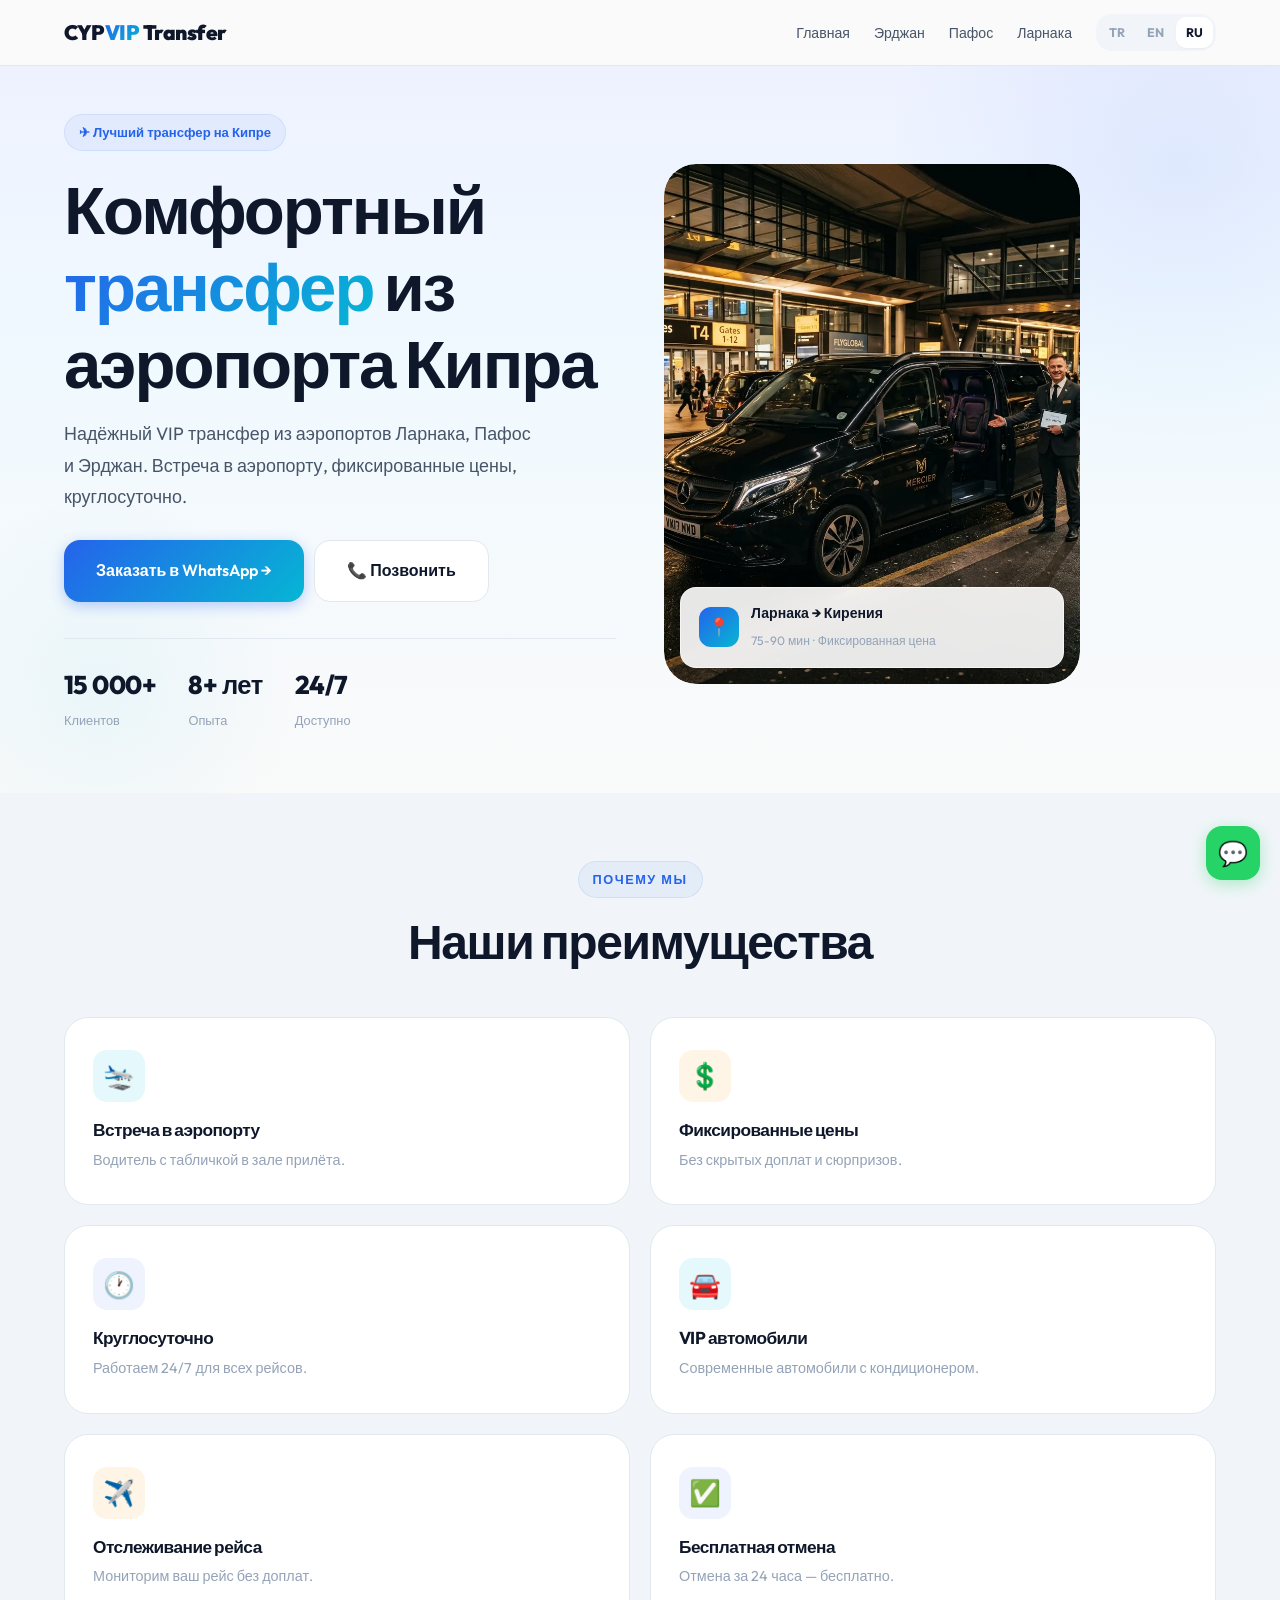
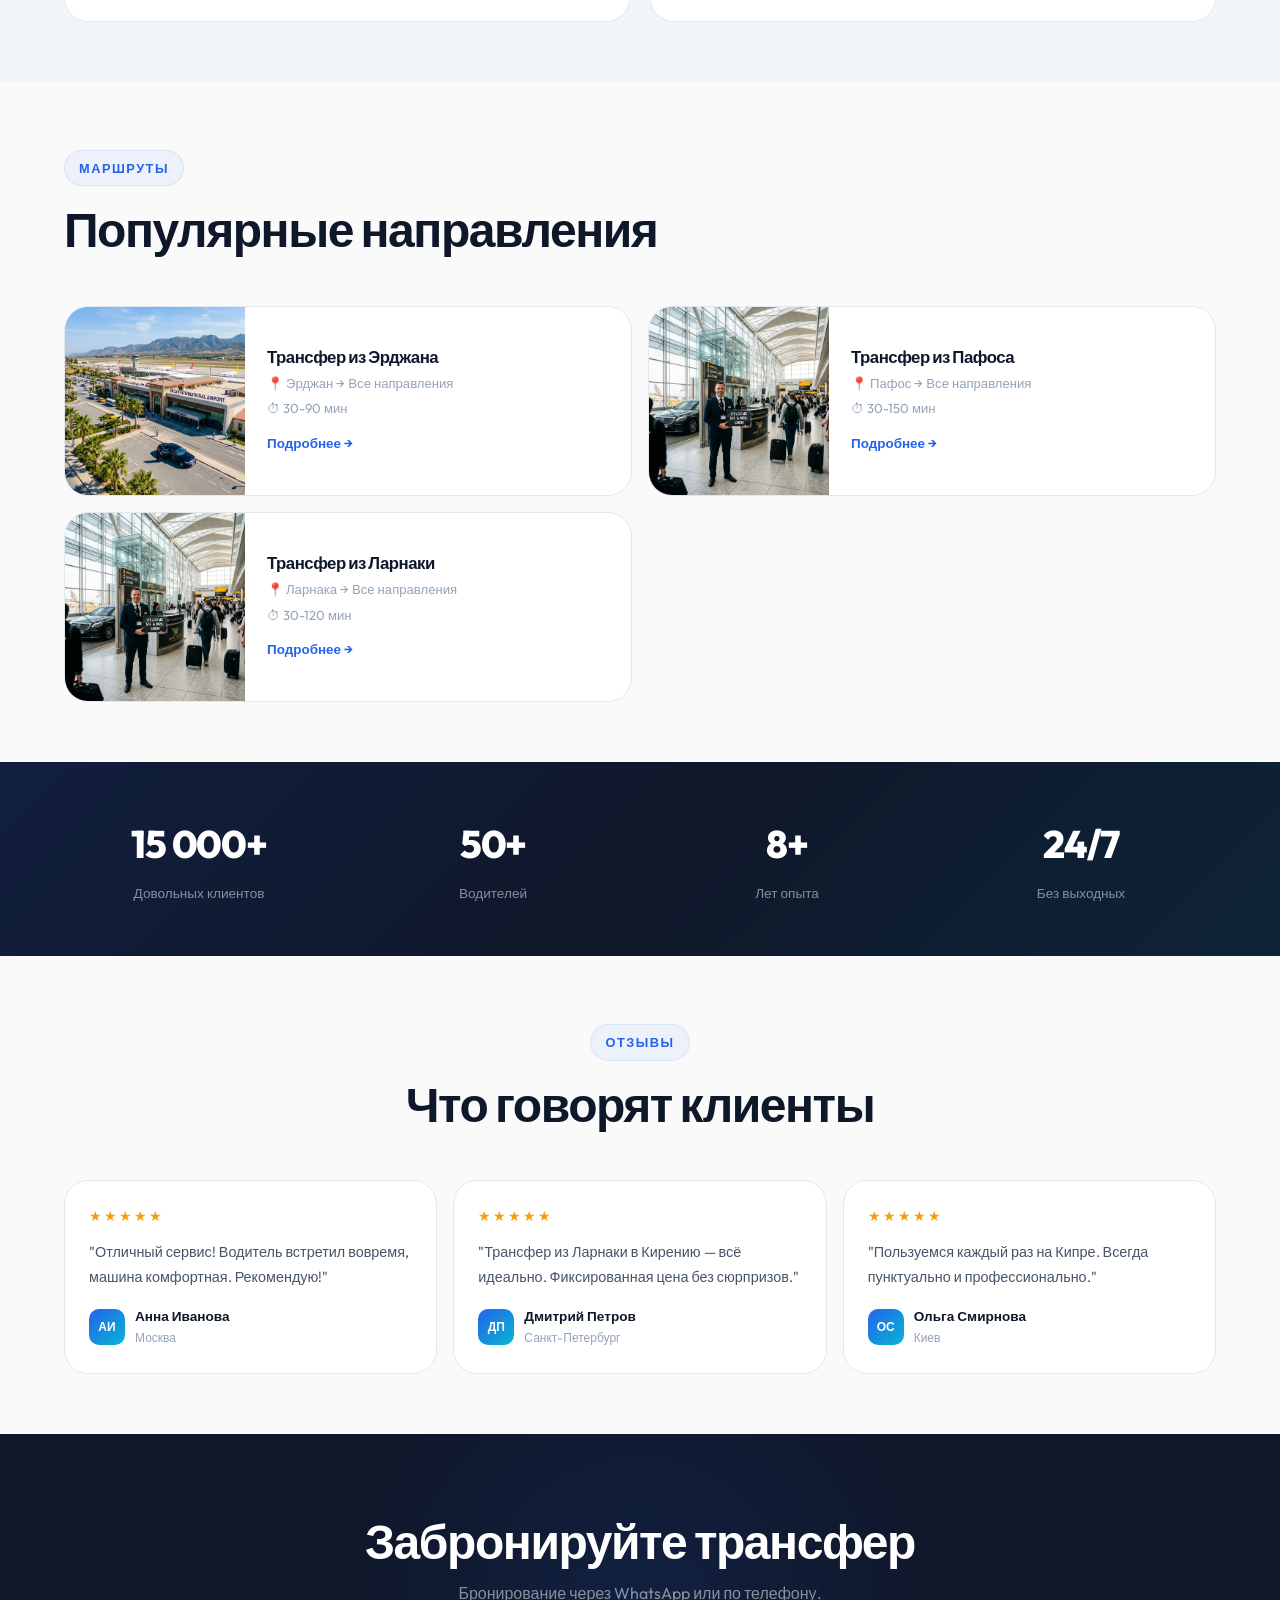
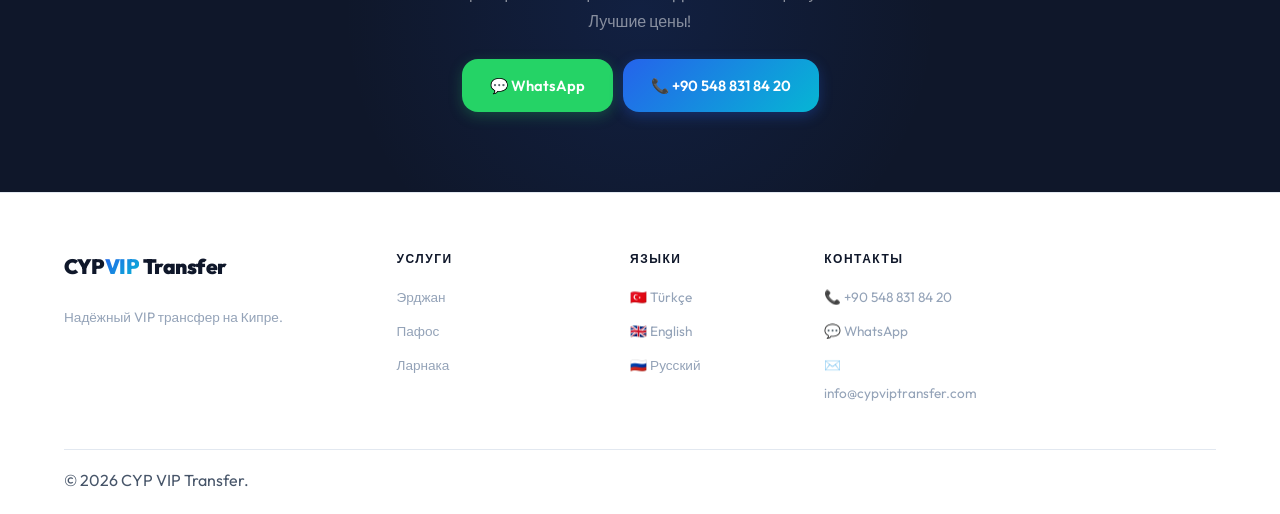
<file: ru/index.html>
<!DOCTYPE html>
<html lang="ru">
<head>
  <meta charset="UTF-8">
  <meta name="viewport" content="width=device-width, initial-scale=1.0">
  <title>Трансфер из аэропорта Кипра | VIP Трансфер | CYP VIP Transfer</title>
  <meta name="description" content="Трансфер из аэропорта Кипра. Трансфер Ларнака, Пафос, Эрджан. Надёжный VIP трансфер. Круглосуточно.">
  <meta name="keywords" content="трансфер кипр, трансфер аэропорт ларнака, трансфер аэропорт пафос, vip трансфер кипр">
  <meta name="robots" content="index, follow">
  <link rel="canonical" href="https://cypviptransfer.com/ru/">
  <meta property="og:title" content="Трансфер Кипр | CYP VIP Transfer">
  <meta property="og:locale" content="ru_RU">
  <link rel="alternate" hreflang="tr" href="https://cypviptransfer.com/">
  <link rel="alternate" hreflang="en" href="https://cypviptransfer.com/en/">
  <link rel="alternate" hreflang="ru" href="https://cypviptransfer.com/ru/">
  <link rel="stylesheet" href="../style.css">
  <script type="application/ld+json">{"@context":"https://schema.org","@type":"LocalBusiness","name":"CYP VIP Transfer","url":"https://cypviptransfer.com","telephone":"+905488318420","areaServed":["Cyprus","Ларнака","Пафос"],"serviceType":["Airport Transfer","VIP Transfer"],"openingHours":"Mo-Su 00:00-23:59"}</script>
</head>
<body>
<nav class="navbar" id="navbar"><div class="container nav-inner"><a href="/ru/" class="nav-logo">CYP<span>VIP</span> Transfer</a><ul class="nav-links" id="navLinks"><li><a href="/ru/">Главная</a></li><li class="desktop-only"><a href="/en/ercan-airport-transfer.html">Эрджан</a></li><li class="desktop-only"><a href="/en/paphos-airport-transfer.html">Пафос</a></li><li class="desktop-only"><a href="/en/larnaca-airport-transfer.html">Ларнака</a></li><li class="mobile-only"><li class="nav-divider"></li></li><li class="mobile-only nav-category-title">Услуги</li><li class="mobile-only"><a href="/en/ercan-airport-transfer.html">✈️ Эрджан</a></li><li class="mobile-only"><a href="/en/paphos-airport-transfer.html">✈️ Пафос</a></li><li class="mobile-only"><a href="/en/larnaca-airport-transfer.html">✈️ Ларнака</a></li><li class="mobile-only"><li class="nav-divider"></li></li><li class="mobile-only mobile-cta-wrap"><a href="https://wa.me/905488318420?text=Здравствуйте,%20хочу%20заказать%20трансфер." class="btn btn-whatsapp">💬 WhatsApp</a><a href="tel:+905488318420" class="btn btn-primary">📞 Позвонить</a></li><li><div class="lang-switcher"><a href="/">TR</a><a href="/en/">EN</a><a href="/ru/" class="active">RU</a></div></li></ul><button class="menu-toggle" id="menuToggle" aria-label="Меню"><span></span><span></span><span></span></button></div></nav>

<section class="hero">
  <div class="container hero-grid">
    <div class="hero-content">
      <div class="hero-tag">✈ Лучший трансфер на Кипре</div>
      <h1>Комфортный <span class="gradient-text">трансфер</span> из аэропорта Кипра</h1>
      <p>Надёжный VIP трансфер из аэропортов Ларнака, Пафос и Эрджан. Встреча в аэропорту, фиксированные цены, круглосуточно.</p>
      <div class="hero-buttons">
        <a href="https://wa.me/905488318420?text=Здравствуйте,%20хочу%20заказать%20трансфер." class="btn btn-primary">Заказать в WhatsApp →</a>
        <a href="tel:+905488318420" class="btn btn-outline">📞 Позвонить</a>
      </div>
      <div class="hero-stats">
        <div class="hero-stat-item"><strong>15 000+</strong><span>Клиентов</span></div>
        <div class="hero-stat-item"><strong>8+ лет</strong><span>Опыта</span></div>
        <div class="hero-stat-item"><strong>24/7</strong><span>Доступно</span></div>
      </div>
    </div>
    <div class="hero-visual">
      <img src="../images/hero-bg.webp" alt="VIP трансфер Кипр" width="600" height="750">
      <div class="hero-float-card">
        <div class="hero-float-icon">📍</div>
        <div class="hf-text"><strong>Ларнака → Кирения</strong><span>75-90 мин · Фиксированная цена</span></div>
      </div>
    </div>
  </div>
</section>

<section class="section section-alt">
  <div class="container">
    <div class="section-header center fade-up"><p class="section-label">Почему мы</p><h2>Наши преимущества</h2></div>
    <div class="services-grid">
      <div class="service-card fade-up"><div class="service-icon teal">🛬</div><h3>Встреча в аэропорту</h3><p>Водитель с табличкой в зале прилёта.</p></div>
      <div class="service-card fade-up"><div class="service-icon orange">💲</div><h3>Фиксированные цены</h3><p>Без скрытых доплат и сюрпризов.</p></div>
      <div class="service-card fade-up"><div class="service-icon blue">🕐</div><h3>Круглосуточно</h3><p>Работаем 24/7 для всех рейсов.</p></div>
      <div class="service-card fade-up"><div class="service-icon teal">🚘</div><h3>VIP автомобили</h3><p>Современные автомобили с кондиционером.</p></div>
      <div class="service-card fade-up"><div class="service-icon orange">✈️</div><h3>Отслеживание рейса</h3><p>Мониторим ваш рейс без доплат.</p></div>
      <div class="service-card fade-up"><div class="service-icon blue">✅</div><h3>Бесплатная отмена</h3><p>Отмена за 24 часа — бесплатно.</p></div>
    </div>
  </div>
</section>

<section class="section">
  <div class="container">
    <div class="section-header fade-up"><p class="section-label">Маршруты</p><h2>Популярные направления</h2></div>
    <div class="routes-grid">
      <a href="/en/ercan-airport-transfer.html" class="route-card fade-up">
        <div class="route-card-img"><img loading="lazy" src="../images/ercan-airport.webp" alt="Трансфер Эрджан" width="200" height="200"></div>
        <div class="route-card-body"><h3>Трансфер из Эрджана</h3><div class="route-meta"><span>📍 Эрджан → Все направления</span><span>⏱ 30-90 мин</span></div><span class="route-cta">Подробнее →</span></div>
      </a>
      <a href="/en/paphos-airport-transfer.html" class="route-card fade-up">
        <div class="route-card-img"><img loading="lazy" src="../images/airport-transfer.webp" alt="Трансфер Пафос" width="200" height="200"></div>
        <div class="route-card-body"><h3>Трансфер из Пафоса</h3><div class="route-meta"><span>📍 Пафос → Все направления</span><span>⏱ 30-150 мин</span></div><span class="route-cta">Подробнее →</span></div>
      </a>
      <a href="/en/larnaca-airport-transfer.html" class="route-card fade-up">
        <div class="route-card-img"><img loading="lazy" src="../images/airport-transfer.webp" alt="Трансфер Ларнака" width="200" height="200"></div>
        <div class="route-card-body"><h3>Трансфер из Ларнаки</h3><div class="route-meta"><span>📍 Ларнака → Все направления</span><span>⏱ 30-120 мин</span></div><span class="route-cta">Подробнее →</span></div>
      </a>
    </div>
  </div>
</section>

<section class="trust-bar"><div class="container"><div class="trust-grid">
<div class="trust-item fade-up"><strong>15 000+</strong><span>Довольных клиентов</span></div>
<div class="trust-item fade-up"><strong>50+</strong><span>Водителей</span></div>
<div class="trust-item fade-up"><strong>8+</strong><span>Лет опыта</span></div>
<div class="trust-item fade-up"><strong>24/7</strong><span>Без выходных</span></div>
</div></div></section>

<section class="section">
  <div class="container">
    <div class="section-header center fade-up"><p class="section-label">Отзывы</p><h2>Что говорят клиенты</h2></div>
    <div class="testimonials-grid">
      <div class="testimonial-card fade-up"><div class="tc-stars">★★★★★</div><p class="tc-text">"Отличный сервис! Водитель встретил вовремя, машина комфортная. Рекомендую!"</p><div class="tc-author"><div class="tc-avatar">АИ</div><div><div class="tc-name">Анна Иванова</div><div class="tc-loc">Москва</div></div></div></div>
      <div class="testimonial-card fade-up"><div class="tc-stars">★★★★★</div><p class="tc-text">"Трансфер из Ларнаки в Кирению — всё идеально. Фиксированная цена без сюрпризов."</p><div class="tc-author"><div class="tc-avatar">ДП</div><div><div class="tc-name">Дмитрий Петров</div><div class="tc-loc">Санкт-Петербург</div></div></div></div>
      <div class="testimonial-card fade-up"><div class="tc-stars">★★★★★</div><p class="tc-text">"Пользуемся каждый раз на Кипре. Всегда пунктуально и профессионально."</p><div class="tc-author"><div class="tc-avatar">ОС</div><div><div class="tc-name">Ольга Смирнова</div><div class="tc-loc">Киев</div></div></div></div>
    </div>
  </div>
</section>

<section class="cta-section"><div class="container"><h2>Забронируйте трансфер</h2><p>Бронирование через WhatsApp или по телефону. Лучшие цены!</p><div class="cta-buttons"><a href="https://wa.me/905488318420" class="btn btn-whatsapp">💬 WhatsApp</a><a href="tel:+905488318420" class="btn btn-primary">📞 +90 548 831 84 20</a></div></div></section>

<footer class="footer"><div class="container"><div class="footer-grid"><div class="footer-brand"><a href="/ru/" class="nav-logo">CYP<span>VIP</span> Transfer</a><p>Надёжный VIP трансфер на Кипре.</p></div><div class="footer-col"><h4>Услуги</h4><ul><li><a href="/en/ercan-airport-transfer.html">Эрджан</a></li><li><a href="/en/paphos-airport-transfer.html">Пафос</a></li><li><a href="/en/larnaca-airport-transfer.html">Ларнака</a></li></ul></div><div class="footer-col"><h4>Языки</h4><ul><li><a href="/">🇹🇷 Türkçe</a></li><li><a href="/en/">🇬🇧 English</a></li><li><a href="/ru/">🇷🇺 Русский</a></li></ul></div><div class="footer-col"><h4>Контакты</h4><ul><li><a href="tel:+905488318420">📞 +90 548 831 84 20</a></li><li><a href="https://wa.me/905488318420">💬 WhatsApp</a></li><li><a href="mailto:info@cypviptransfer.com">✉️ info@cypviptransfer.com</a></li></ul></div></div><div class="footer-bottom"><p>&copy; 2026 CYP VIP Transfer.</p></div></div></footer>
<a href="https://wa.me/905488318420" class="whatsapp-float" aria-label="WhatsApp" target="_blank" rel="noopener">💬</a>
<script>
const menuToggle=document.getElementById('menuToggle');const navLinks=document.getElementById('navLinks');
menuToggle.addEventListener('click',()=>{navLinks.classList.toggle('active');menuToggle.classList.toggle('active');document.body.classList.toggle('menu-open');});
navLinks.querySelectorAll('a:not(.lang-switcher a)').forEach(link=>{link.addEventListener('click',()=>{navLinks.classList.remove('active');menuToggle.classList.remove('active');document.body.classList.remove('menu-open');});});
const o=new IntersectionObserver(e=>{e.forEach(el=>{if(el.isIntersecting){el.target.classList.add('visible');o.unobserve(el.target);}});},{threshold:0.1});document.querySelectorAll('.fade-up').forEach(el=>o.observe(el));
</script>
</body>
</html>
</file>
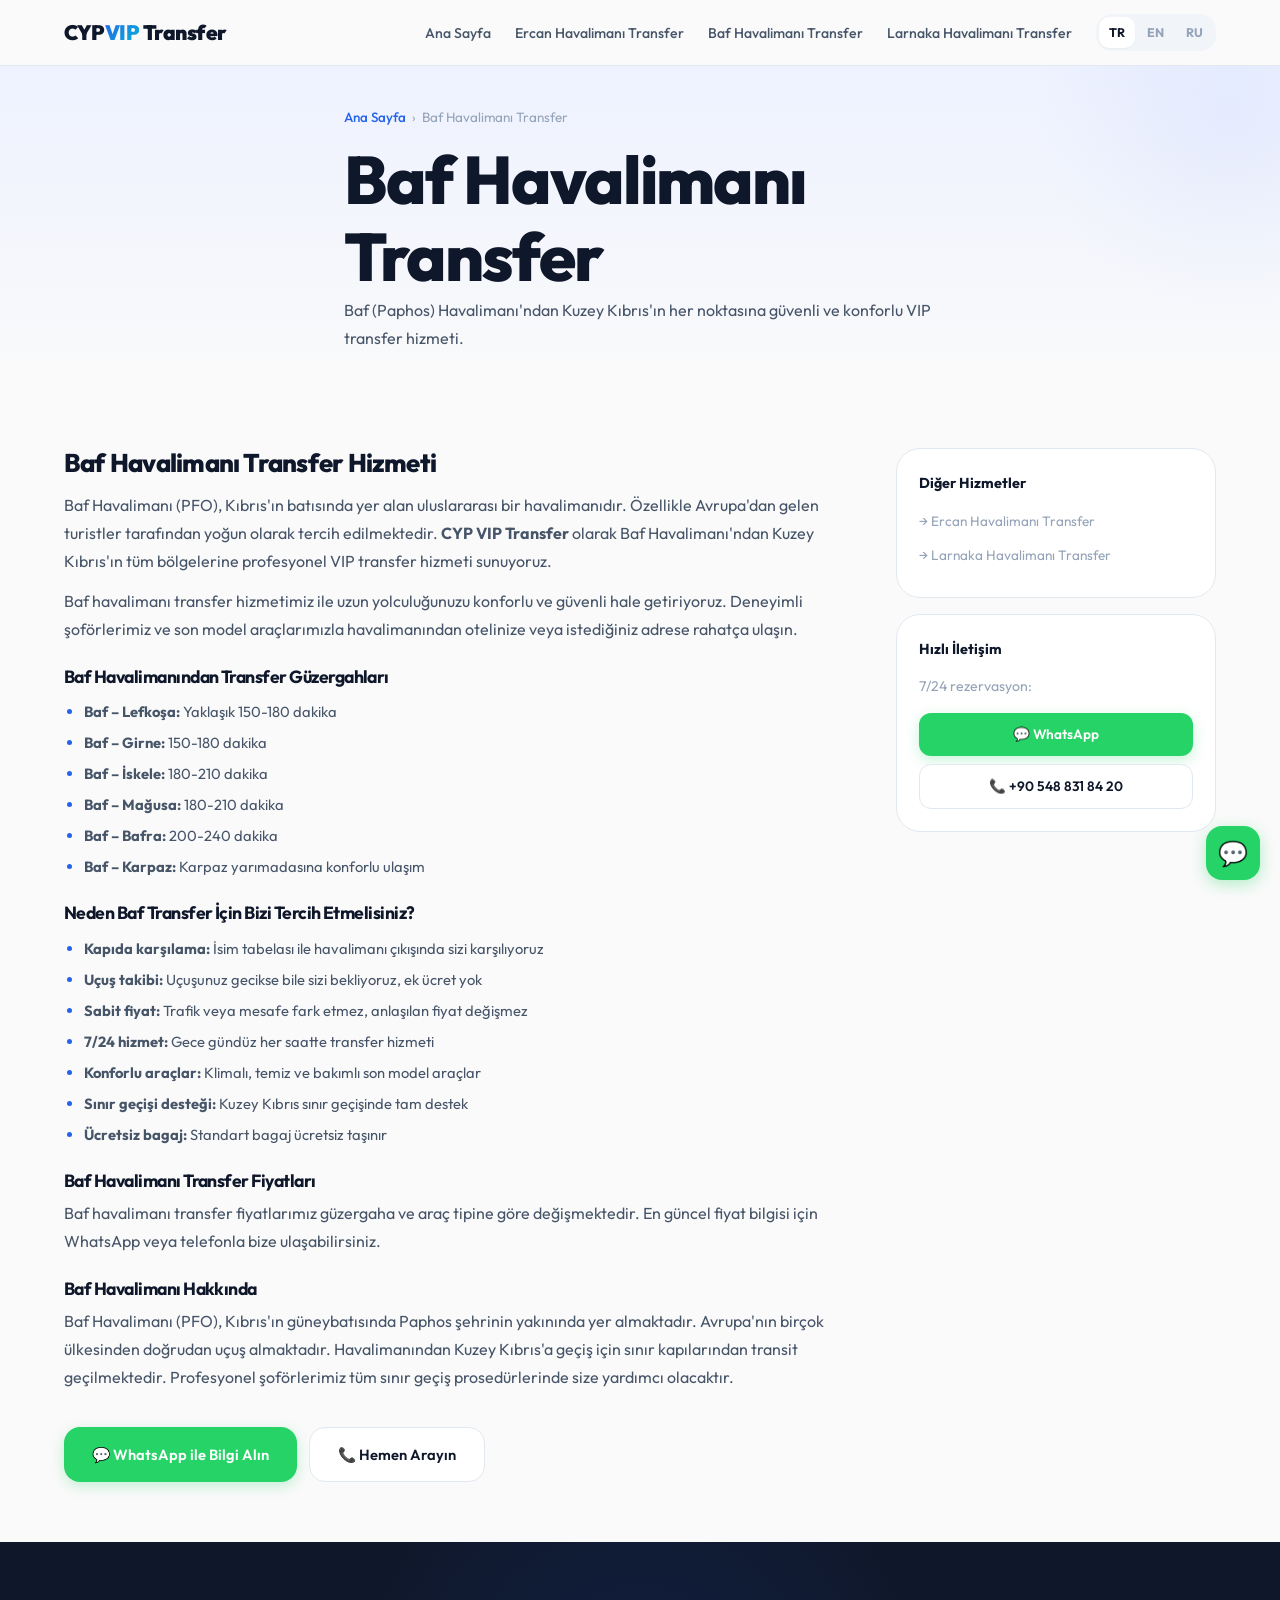
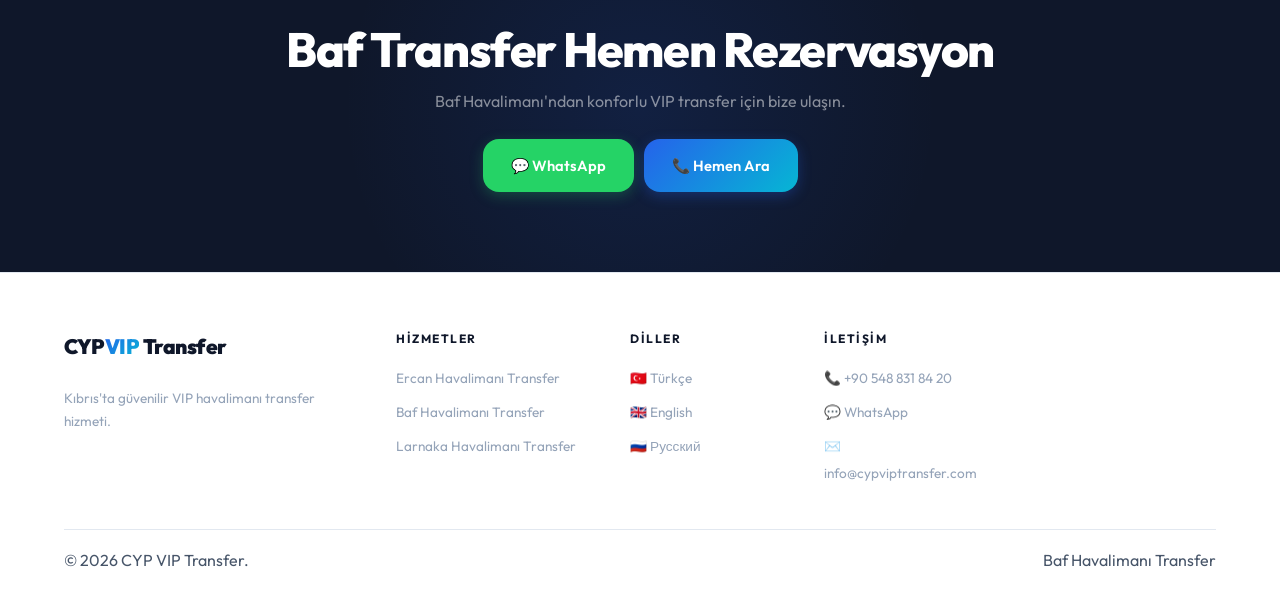
<file: baf-havalimani-transfer.html>
<!DOCTYPE html>
<html lang="tr">
<head>
  <meta charset="UTF-8">
  <meta name="viewport" content="width=device-width, initial-scale=1.0">
  <title>Baf Havalimanı Transfer | Paphos Airport VIP Transfer | CYP VIP Transfer</title>
  <meta name="description" content="Baf (Paphos) Havalimanı transfer hizmeti. Baf havalimanından Kuzey Kıbrıs'a güvenilir VIP transfer. Lefkoşa, Girne, İskele, Mağusa transfer. 7/24 hizmet.">
  <meta name="keywords" content="baf havalimanı transfer, paphos havalimanı transfer, baf transfer, paphos airport transfer, kıbrıs transfer">
  <meta name="robots" content="index, follow">
  <link rel="canonical" href="https://cypviptransfer.com/baf-havalimani-transfer.html">
  <meta property="og:title" content="Baf Havalimanı Transfer | CYP VIP Transfer">
  <meta property="og:description" content="Baf (Paphos) Havalimanı'ndan Kuzey Kıbrıs'a VIP transfer hizmeti. Sabit fiyat, kapıda karşılama.">
  <meta property="og:url" content="https://cypviptransfer.com/baf-havalimani-transfer.html">
  <link rel="alternate" hreflang="tr" href="https://cypviptransfer.com/baf-havalimani-transfer.html">
  <link rel="alternate" hreflang="en" href="https://cypviptransfer.com/en/">
  <link rel="alternate" hreflang="ru" href="https://cypviptransfer.com/ru/">
  <link rel="stylesheet" href="style.css">
  <script type="application/ld+json">{"@context":"https://schema.org","@type":"Service","name":"Baf Havalimanı Transfer","provider":{"@type":"LocalBusiness","name":"CYP VIP Transfer","telephone":"+905488318420"},"areaServed":{"@type":"Place","name":"Baf (Paphos) Havalimanı, Kıbrıs"},"serviceType":"Airport Transfer"}</script>
</head>
<body>
<nav class="navbar" id="navbar"><div class="container nav-inner"><a href="/" class="nav-logo">CYP<span>VIP</span> Transfer</a><ul class="nav-links" id="navLinks"><li><a href="/">Ana Sayfa</a></li><li class="desktop-only"><a href="ercan-havalimani-transfer.html">Ercan Havalimanı Transfer</a></li><li class="desktop-only"><a href="baf-havalimani-transfer.html">Baf Havalimanı Transfer</a></li><li class="desktop-only"><a href="larnaka-havalimani-transfer.html">Larnaka Havalimanı Transfer</a></li><li class="mobile-only"><li class="nav-divider"></li></li><li class="mobile-only nav-category-title">Hizmetlerimiz</li><li class="mobile-only"><a href="ercan-havalimani-transfer.html">✈️ Ercan Havalimanı Transfer</a></li><li class="mobile-only"><a href="baf-havalimani-transfer.html">✈️ Baf Havalimanı Transfer</a></li><li class="mobile-only"><a href="larnaka-havalimani-transfer.html">✈️ Larnaka Havalimanı Transfer</a></li><li class="mobile-only"><li class="nav-divider"></li></li><li class="mobile-only"><a href="hakkimizda.html">Hakkımızda</a></li><li class="mobile-only"><a href="iletisim.html">İletişim</a></li><li class="mobile-only mobile-cta-wrap"><a href="https://wa.me/905488318420?text=Merhaba,%20transfer%20bilgi%20istiyorum." class="btn btn-whatsapp">💬 WhatsApp ile Yaz</a><a href="tel:+905488318420" class="btn btn-primary">📞 Hemen Ara</a></li><li><div class="lang-switcher"><a href="/" class="active">TR</a><a href="en/">EN</a><a href="ru/">RU</a></div></li></ul><button class="menu-toggle" id="menuToggle" aria-label="Menü"><span></span><span></span><span></span></button></div></nav>

<section class="page-hero">
  <div class="container page-hero-content">
    <nav class="breadcrumb" aria-label="Breadcrumb"><a href="/">Ana Sayfa</a> <span>›</span> <span>Baf Havalimanı Transfer</span></nav>
    <h1>Baf Havalimanı Transfer</h1>
    <p>Baf (Paphos) Havalimanı'ndan Kuzey Kıbrıs'ın her noktasına güvenli ve konforlu VIP transfer hizmeti.</p>
  </div>
</section>

<section class="content-section">
  <div class="container content-grid">
    <main class="content-main">
      <h2>Baf Havalimanı Transfer Hizmeti</h2>
      <p>Baf Havalimanı (PFO), Kıbrıs'ın batısında yer alan uluslararası bir havalimanıdır. Özellikle Avrupa'dan gelen turistler tarafından yoğun olarak tercih edilmektedir. <strong>CYP VIP Transfer</strong> olarak Baf Havalimanı'ndan Kuzey Kıbrıs'ın tüm bölgelerine profesyonel VIP transfer hizmeti sunuyoruz.</p>
      <p>Baf havalimanı transfer hizmetimiz ile uzun yolculuğunuzu konforlu ve güvenli hale getiriyoruz. Deneyimli şoförlerimiz ve son model araçlarımızla havalimanından otelinize veya istediğiniz adrese rahatça ulaşın.</p>

      <h3>Baf Havalimanından Transfer Güzergahları</h3>
      <ul>
        <li><strong>Baf – Lefkoşa:</strong> Yaklaşık 150-180 dakika</li>
        <li><strong>Baf – Girne:</strong> 150-180 dakika</li>
        <li><strong>Baf – İskele:</strong> 180-210 dakika</li>
        <li><strong>Baf – Mağusa:</strong> 180-210 dakika</li>
        <li><strong>Baf – Bafra:</strong> 200-240 dakika</li>
        <li><strong>Baf – Karpaz:</strong> Karpaz yarımadasına konforlu ulaşım</li>
      </ul>

      <h3>Neden Baf Transfer İçin Bizi Tercih Etmelisiniz?</h3>
      <ul>
        <li><strong>Kapıda karşılama:</strong> İsim tabelası ile havalimanı çıkışında sizi karşılıyoruz</li>
        <li><strong>Uçuş takibi:</strong> Uçuşunuz gecikse bile sizi bekliyoruz, ek ücret yok</li>
        <li><strong>Sabit fiyat:</strong> Trafik veya mesafe fark etmez, anlaşılan fiyat değişmez</li>
        <li><strong>7/24 hizmet:</strong> Gece gündüz her saatte transfer hizmeti</li>
        <li><strong>Konforlu araçlar:</strong> Klimalı, temiz ve bakımlı son model araçlar</li>
        <li><strong>Sınır geçişi desteği:</strong> Kuzey Kıbrıs sınır geçişinde tam destek</li>
        <li><strong>Ücretsiz bagaj:</strong> Standart bagaj ücretsiz taşınır</li>
      </ul>

      <h3>Baf Havalimanı Transfer Fiyatları</h3>
      <p>Baf havalimanı transfer fiyatlarımız güzergaha ve araç tipine göre değişmektedir. En güncel fiyat bilgisi için WhatsApp veya telefonla bize ulaşabilirsiniz.</p>

      <h3>Baf Havalimanı Hakkında</h3>
      <p>Baf Havalimanı (PFO), Kıbrıs'ın güneybatısında Paphos şehrinin yakınında yer almaktadır. Avrupa'nın birçok ülkesinden doğrudan uçuş almaktadır. Havalimanından Kuzey Kıbrıs'a geçiş için sınır kapılarından transit geçilmektedir. Profesyonel şoförlerimiz tüm sınır geçiş prosedürlerinde size yardımcı olacaktır.</p>

      <div style="margin-top:36px;display:flex;gap:12px;flex-wrap:wrap;">
        <a href="https://wa.me/905488318420?text=Merhaba,%20Baf%20havalimanı%20transfer%20bilgi%20istiyorum." class="btn btn-whatsapp">💬 WhatsApp ile Bilgi Alın</a>
        <a href="tel:+905488318420" class="btn btn-outline">📞 Hemen Arayın</a>
      </div>
    </main>
    <aside>
      <div class="sidebar-card">
        <h4>Diğer Hizmetler</h4>
        <ul>
          <li><a href="ercan-havalimani-transfer.html">→ Ercan Havalimanı Transfer</a></li>
          <li><a href="larnaka-havalimani-transfer.html">→ Larnaka Havalimanı Transfer</a></li>
        </ul>
      </div>
      <div class="sidebar-card">
        <h4>Hızlı İletişim</h4>
        <p style="color:var(--text-muted);font-size:0.88rem;margin-bottom:14px;">7/24 rezervasyon:</p>
        <a href="https://wa.me/905488318420" class="btn btn-whatsapp btn-sm" style="width:100%;justify-content:center;">💬 WhatsApp</a>
        <a href="tel:+905488318420" class="btn btn-outline btn-sm" style="width:100%;justify-content:center;margin-top:8px;">📞 +90 548 831 84 20</a>
      </div>
    </aside>
  </div>
</section>

<section class="cta-section"><div class="container"><h2>Baf Transfer Hemen Rezervasyon</h2><p>Baf Havalimanı'ndan konforlu VIP transfer için bize ulaşın.</p><div class="cta-buttons"><a href="https://wa.me/905488318420" class="btn btn-whatsapp">💬 WhatsApp</a><a href="tel:+905488318420" class="btn btn-primary">📞 Hemen Ara</a></div></div></section>

<footer class="footer"><div class="container"><div class="footer-grid"><div class="footer-brand"><a href="/" class="nav-logo">CYP<span>VIP</span> Transfer</a><p>Kıbrıs'ta güvenilir VIP havalimanı transfer hizmeti.</p></div><div class="footer-col"><h4>Hizmetler</h4><ul><li><a href="ercan-havalimani-transfer.html">Ercan Havalimanı Transfer</a></li><li><a href="baf-havalimani-transfer.html">Baf Havalimanı Transfer</a></li><li><a href="larnaka-havalimani-transfer.html">Larnaka Havalimanı Transfer</a></li></ul></div><div class="footer-col"><h4>Diller</h4><ul><li><a href="/">🇹🇷 Türkçe</a></li><li><a href="en/">🇬🇧 English</a></li><li><a href="ru/">🇷🇺 Русский</a></li></ul></div><div class="footer-col"><h4>İletişim</h4><ul><li><a href="tel:+905488318420">📞 +90 548 831 84 20</a></li><li><a href="https://wa.me/905488318420">💬 WhatsApp</a></li><li><a href="mailto:info@cypviptransfer.com">✉️ info@cypviptransfer.com</a></li></ul></div></div><div class="footer-bottom"><p>&copy; 2026 CYP VIP Transfer.</p><p>Baf Havalimanı Transfer</p></div></div></footer>
<a href="https://wa.me/905488318420" class="whatsapp-float" aria-label="WhatsApp" target="_blank" rel="noopener">💬</a>
<script>
const menuToggle=document.getElementById('menuToggle');const navLinks=document.getElementById('navLinks');
menuToggle.addEventListener('click',()=>{navLinks.classList.toggle('active');menuToggle.classList.toggle('active');document.body.classList.toggle('menu-open');});
navLinks.querySelectorAll('a:not(.lang-switcher a)').forEach(link=>{link.addEventListener('click',()=>{navLinks.classList.remove('active');menuToggle.classList.remove('active');document.body.classList.remove('menu-open');});});
const o=new IntersectionObserver(e=>{e.forEach(el=>{if(el.isIntersecting){el.target.classList.add('visible');o.unobserve(el.target);}});},{threshold:0.1});document.querySelectorAll('.fade-up').forEach(el=>o.observe(el));
</script>
</body>
</html>
</file>
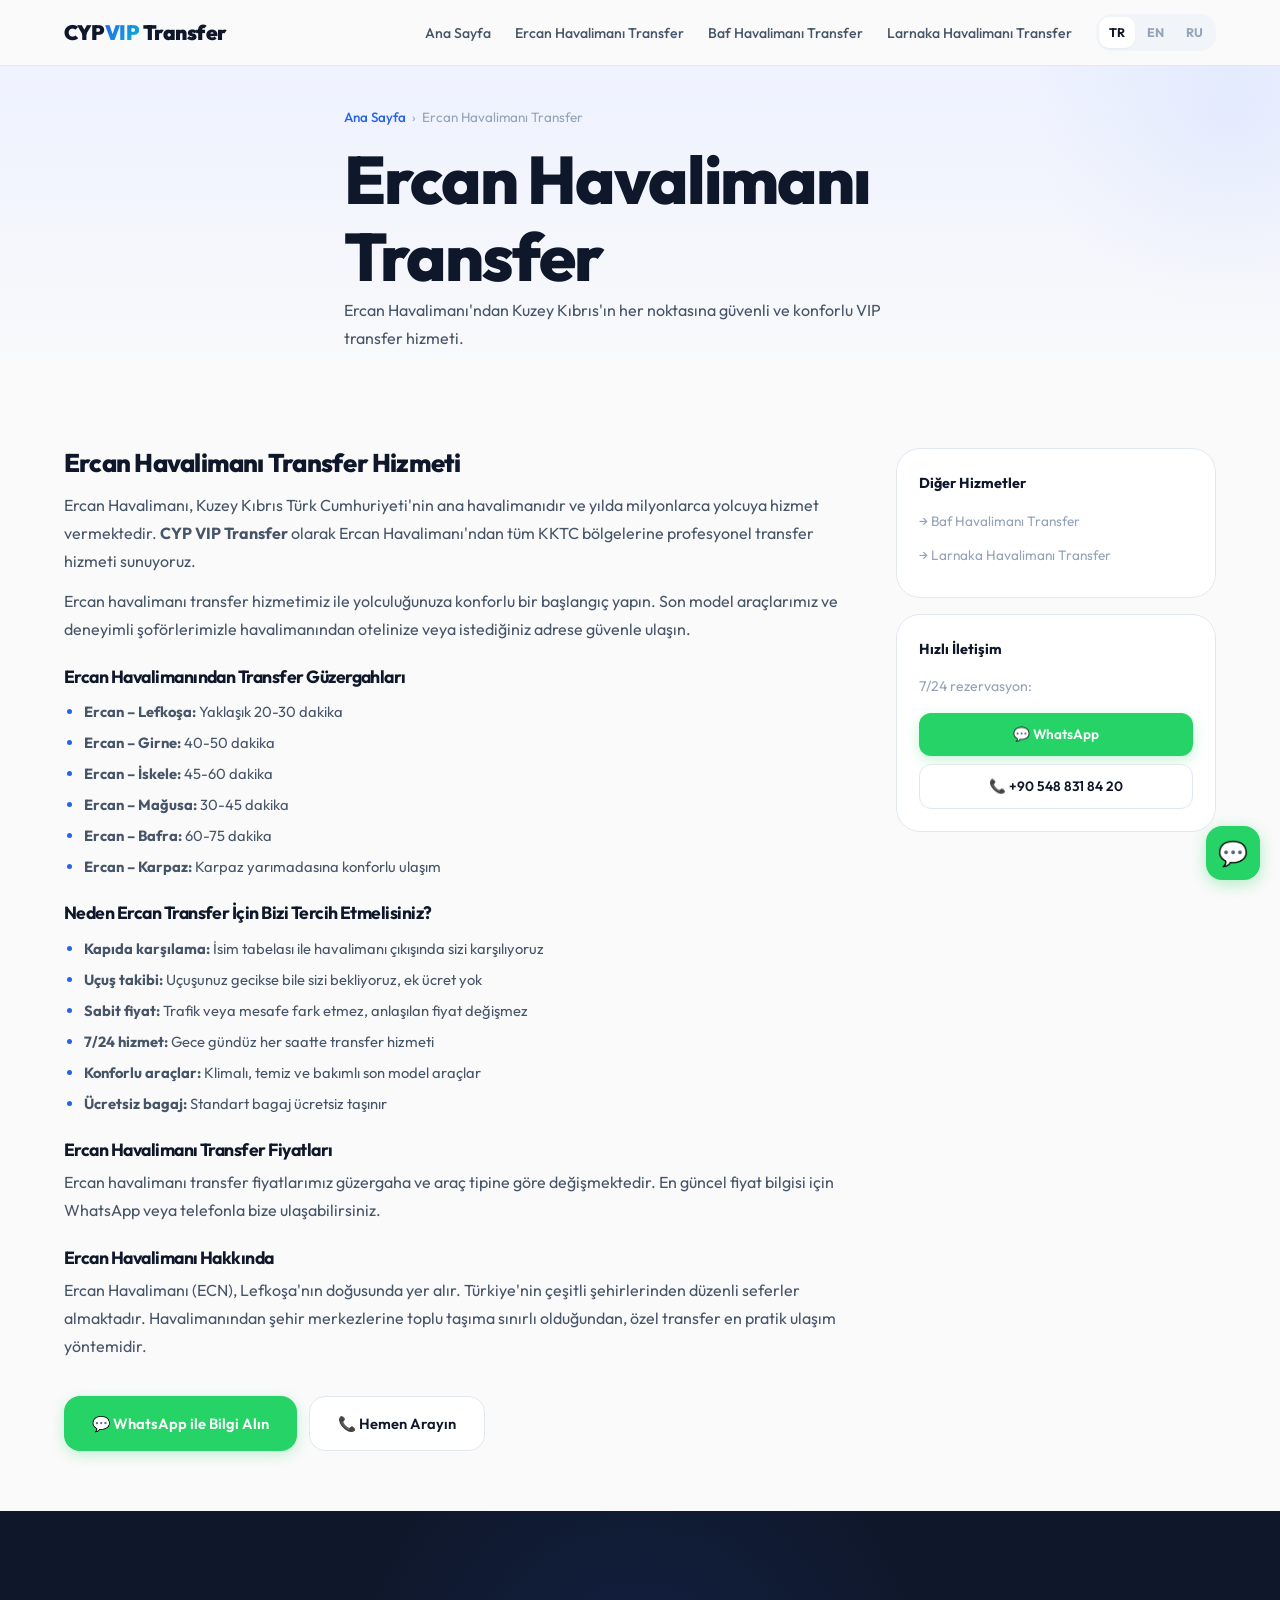
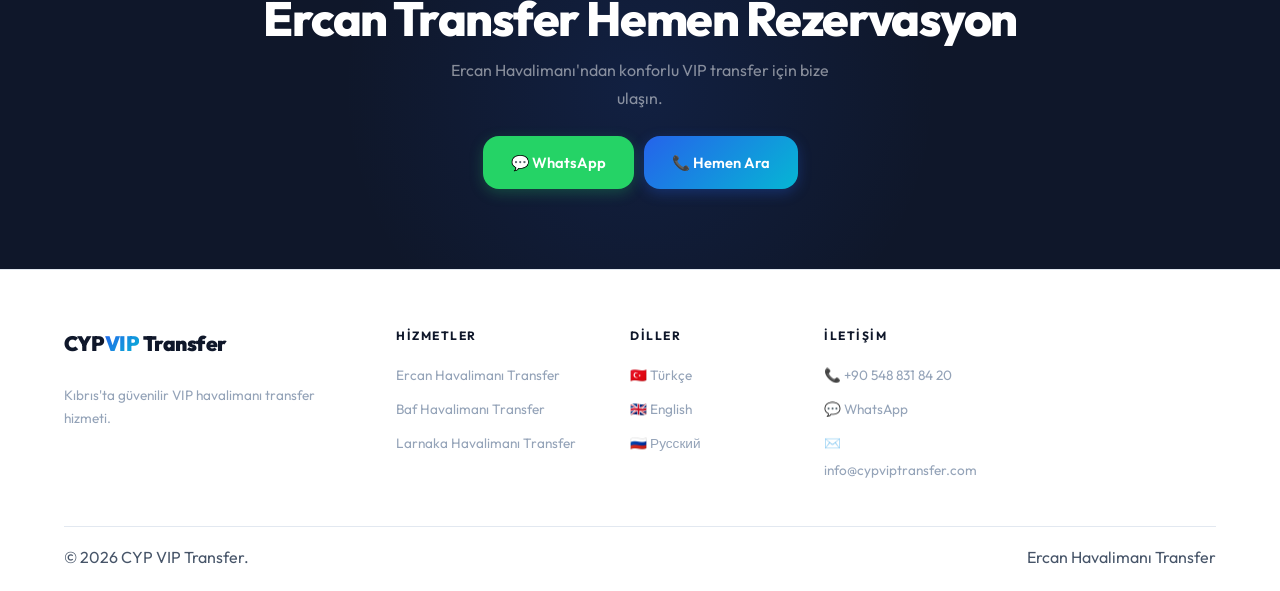
<file: ercan-havalimani-transfer.html>
<!DOCTYPE html>
<html lang="tr">
<head>
  <meta charset="UTF-8">
  <meta name="viewport" content="width=device-width, initial-scale=1.0">
  <title>Ercan Havalimanı Transfer | VIP Transfer Hizmeti | CYP VIP Transfer</title>
  <meta name="description" content="Ercan Havalimanı transfer hizmeti. Ercan havalimanından Lefkoşa, Girne, İskele, Mağusa ve tüm KKTC bölgelerine güvenilir VIP transfer. 7/24 hizmet.">
  <meta name="keywords" content="ercan havalimanı transfer, ercan transfer, ercan havaalanı transfer, ercan vip transfer, kktc havalimanı transfer">
  <meta name="robots" content="index, follow">
  <link rel="canonical" href="https://cypviptransfer.com/ercan-havalimani-transfer.html">
  <meta property="og:title" content="Ercan Havalimanı Transfer | CYP VIP Transfer">
  <meta property="og:description" content="Ercan Havalimanı'ndan tüm Kıbrıs'a VIP transfer hizmeti. Sabit fiyat, kapıda karşılama.">
  <meta property="og:url" content="https://cypviptransfer.com/ercan-havalimani-transfer.html">
  <link rel="alternate" hreflang="tr" href="https://cypviptransfer.com/ercan-havalimani-transfer.html">
  <link rel="alternate" hreflang="en" href="https://cypviptransfer.com/en/">
  <link rel="alternate" hreflang="ru" href="https://cypviptransfer.com/ru/">
  <link rel="stylesheet" href="style.css">
  <script type="application/ld+json">{"@context":"https://schema.org","@type":"Service","name":"Ercan Havalimanı Transfer","provider":{"@type":"LocalBusiness","name":"CYP VIP Transfer","telephone":"+905488318420"},"areaServed":{"@type":"Place","name":"Ercan Havalimanı, KKTC"},"serviceType":"Airport Transfer"}</script>
</head>
<body>
<nav class="navbar" id="navbar"><div class="container nav-inner"><a href="/" class="nav-logo">CYP<span>VIP</span> Transfer</a><ul class="nav-links" id="navLinks"><li><a href="/">Ana Sayfa</a></li><li class="desktop-only"><a href="ercan-havalimani-transfer.html">Ercan Havalimanı Transfer</a></li><li class="desktop-only"><a href="baf-havalimani-transfer.html">Baf Havalimanı Transfer</a></li><li class="desktop-only"><a href="larnaka-havalimani-transfer.html">Larnaka Havalimanı Transfer</a></li><li class="mobile-only"><li class="nav-divider"></li></li><li class="mobile-only nav-category-title">Hizmetlerimiz</li><li class="mobile-only"><a href="ercan-havalimani-transfer.html">✈️ Ercan Havalimanı Transfer</a></li><li class="mobile-only"><a href="baf-havalimani-transfer.html">✈️ Baf Havalimanı Transfer</a></li><li class="mobile-only"><a href="larnaka-havalimani-transfer.html">✈️ Larnaka Havalimanı Transfer</a></li><li class="mobile-only"><li class="nav-divider"></li></li><li class="mobile-only"><a href="hakkimizda.html">Hakkımızda</a></li><li class="mobile-only"><a href="iletisim.html">İletişim</a></li><li class="mobile-only mobile-cta-wrap"><a href="https://wa.me/905488318420?text=Merhaba,%20transfer%20bilgi%20istiyorum." class="btn btn-whatsapp">💬 WhatsApp ile Yaz</a><a href="tel:+905488318420" class="btn btn-primary">📞 Hemen Ara</a></li><li><div class="lang-switcher"><a href="/" class="active">TR</a><a href="en/">EN</a><a href="ru/">RU</a></div></li></ul><button class="menu-toggle" id="menuToggle" aria-label="Menü"><span></span><span></span><span></span></button></div></nav>

<section class="page-hero">
  <div class="container page-hero-content">
    <nav class="breadcrumb" aria-label="Breadcrumb"><a href="/">Ana Sayfa</a> <span>›</span> <span>Ercan Havalimanı Transfer</span></nav>
    <h1>Ercan Havalimanı Transfer</h1>
    <p>Ercan Havalimanı'ndan Kuzey Kıbrıs'ın her noktasına güvenli ve konforlu VIP transfer hizmeti.</p>
  </div>
</section>

<section class="content-section">
  <div class="container content-grid">
    <main class="content-main">
      <h2>Ercan Havalimanı Transfer Hizmeti</h2>
      <p>Ercan Havalimanı, Kuzey Kıbrıs Türk Cumhuriyeti'nin ana havalimanıdır ve yılda milyonlarca yolcuya hizmet vermektedir. <strong>CYP VIP Transfer</strong> olarak Ercan Havalimanı'ndan tüm KKTC bölgelerine profesyonel transfer hizmeti sunuyoruz.</p>
      <p>Ercan havalimanı transfer hizmetimiz ile yolculuğunuza konforlu bir başlangıç yapın. Son model araçlarımız ve deneyimli şoförlerimizle havalimanından otelinize veya istediğiniz adrese güvenle ulaşın.</p>

      <h3>Ercan Havalimanından Transfer Güzergahları</h3>
      <ul>
        <li><strong>Ercan – Lefkoşa:</strong> Yaklaşık 20-30 dakika</li>
        <li><strong>Ercan – Girne:</strong> 40-50 dakika</li>
        <li><strong>Ercan – İskele:</strong> 45-60 dakika</li>
        <li><strong>Ercan – Mağusa:</strong> 30-45 dakika</li>
        <li><strong>Ercan – Bafra:</strong> 60-75 dakika</li>
        <li><strong>Ercan – Karpaz:</strong> Karpaz yarımadasına konforlu ulaşım</li>
      </ul>

      <h3>Neden Ercan Transfer İçin Bizi Tercih Etmelisiniz?</h3>
      <ul>
        <li><strong>Kapıda karşılama:</strong> İsim tabelası ile havalimanı çıkışında sizi karşılıyoruz</li>
        <li><strong>Uçuş takibi:</strong> Uçuşunuz gecikse bile sizi bekliyoruz, ek ücret yok</li>
        <li><strong>Sabit fiyat:</strong> Trafik veya mesafe fark etmez, anlaşılan fiyat değişmez</li>
        <li><strong>7/24 hizmet:</strong> Gece gündüz her saatte transfer hizmeti</li>
        <li><strong>Konforlu araçlar:</strong> Klimalı, temiz ve bakımlı son model araçlar</li>
        <li><strong>Ücretsiz bagaj:</strong> Standart bagaj ücretsiz taşınır</li>
      </ul>

      <h3>Ercan Havalimanı Transfer Fiyatları</h3>
      <p>Ercan havalimanı transfer fiyatlarımız güzergaha ve araç tipine göre değişmektedir. En güncel fiyat bilgisi için WhatsApp veya telefonla bize ulaşabilirsiniz.</p>

      <h3>Ercan Havalimanı Hakkında</h3>
      <p>Ercan Havalimanı (ECN), Lefkoşa'nın doğusunda yer alır. Türkiye'nin çeşitli şehirlerinden düzenli seferler almaktadır. Havalimanından şehir merkezlerine toplu taşıma sınırlı olduğundan, özel transfer en pratik ulaşım yöntemidir.</p>

      <div style="margin-top:36px;display:flex;gap:12px;flex-wrap:wrap;">
        <a href="https://wa.me/905488318420?text=Merhaba,%20Ercan%20transfer%20bilgi%20istiyorum." class="btn btn-whatsapp">💬 WhatsApp ile Bilgi Alın</a>
        <a href="tel:+905488318420" class="btn btn-outline">📞 Hemen Arayın</a>
      </div>
    </main>
    <aside>
      <div class="sidebar-card">
        <h4>Diğer Hizmetler</h4>
        <ul>
          <li><a href="baf-havalimani-transfer.html">→ Baf Havalimanı Transfer</a></li>
          <li><a href="larnaka-havalimani-transfer.html">→ Larnaka Havalimanı Transfer</a></li>

        </ul>
      </div>
      <div class="sidebar-card">
        <h4>Hızlı İletişim</h4>
        <p style="color:var(--text-muted);font-size:0.88rem;margin-bottom:14px;">7/24 rezervasyon:</p>
        <a href="https://wa.me/905488318420" class="btn btn-whatsapp btn-sm" style="width:100%;justify-content:center;">💬 WhatsApp</a>
        <a href="tel:+905488318420" class="btn btn-outline btn-sm" style="width:100%;justify-content:center;margin-top:8px;">📞 +90 548 831 84 20</a>
      </div>
    </aside>
  </div>
</section>

<section class="cta-section"><div class="container"><h2>Ercan Transfer Hemen Rezervasyon</h2><p>Ercan Havalimanı'ndan konforlu VIP transfer için bize ulaşın.</p><div class="cta-buttons"><a href="https://wa.me/905488318420" class="btn btn-whatsapp">💬 WhatsApp</a><a href="tel:+905488318420" class="btn btn-primary">📞 Hemen Ara</a></div></div></section>

<footer class="footer"><div class="container"><div class="footer-grid"><div class="footer-brand"><a href="/" class="nav-logo">CYP<span>VIP</span> Transfer</a><p>Kıbrıs'ta güvenilir VIP havalimanı transfer hizmeti.</p></div><div class="footer-col"><h4>Hizmetler</h4><ul><li><a href="ercan-havalimani-transfer.html">Ercan Havalimanı Transfer</a></li><li><a href="baf-havalimani-transfer.html">Baf Havalimanı Transfer</a></li><li><a href="larnaka-havalimani-transfer.html">Larnaka Havalimanı Transfer</a></li></ul></div><div class="footer-col"><h4>Diller</h4><ul><li><a href="/">🇹🇷 Türkçe</a></li><li><a href="en/">🇬🇧 English</a></li><li><a href="ru/">🇷🇺 Русский</a></li></ul></div><div class="footer-col"><h4>İletişim</h4><ul><li><a href="tel:+905488318420">📞 +90 548 831 84 20</a></li><li><a href="https://wa.me/905488318420">💬 WhatsApp</a></li><li><a href="mailto:info@cypviptransfer.com">✉️ info@cypviptransfer.com</a></li></ul></div></div><div class="footer-bottom"><p>&copy; 2026 CYP VIP Transfer.</p><p>Ercan Havalimanı Transfer</p></div></div></footer>
<a href="https://wa.me/905488318420" class="whatsapp-float" aria-label="WhatsApp" target="_blank" rel="noopener">💬</a>
<script>
const menuToggle=document.getElementById('menuToggle');const navLinks=document.getElementById('navLinks');
menuToggle.addEventListener('click',()=>{navLinks.classList.toggle('active');menuToggle.classList.toggle('active');document.body.classList.toggle('menu-open');});
navLinks.querySelectorAll('a:not(.lang-switcher a)').forEach(link=>{link.addEventListener('click',()=>{navLinks.classList.remove('active');menuToggle.classList.remove('active');document.body.classList.remove('menu-open');});});
const o=new IntersectionObserver(e=>{e.forEach(el=>{if(el.isIntersecting){el.target.classList.add('visible');o.unobserve(el.target);}});},{threshold:0.1});document.querySelectorAll('.fade-up').forEach(el=>o.observe(el));
</script>
</body>
</html>
</file>
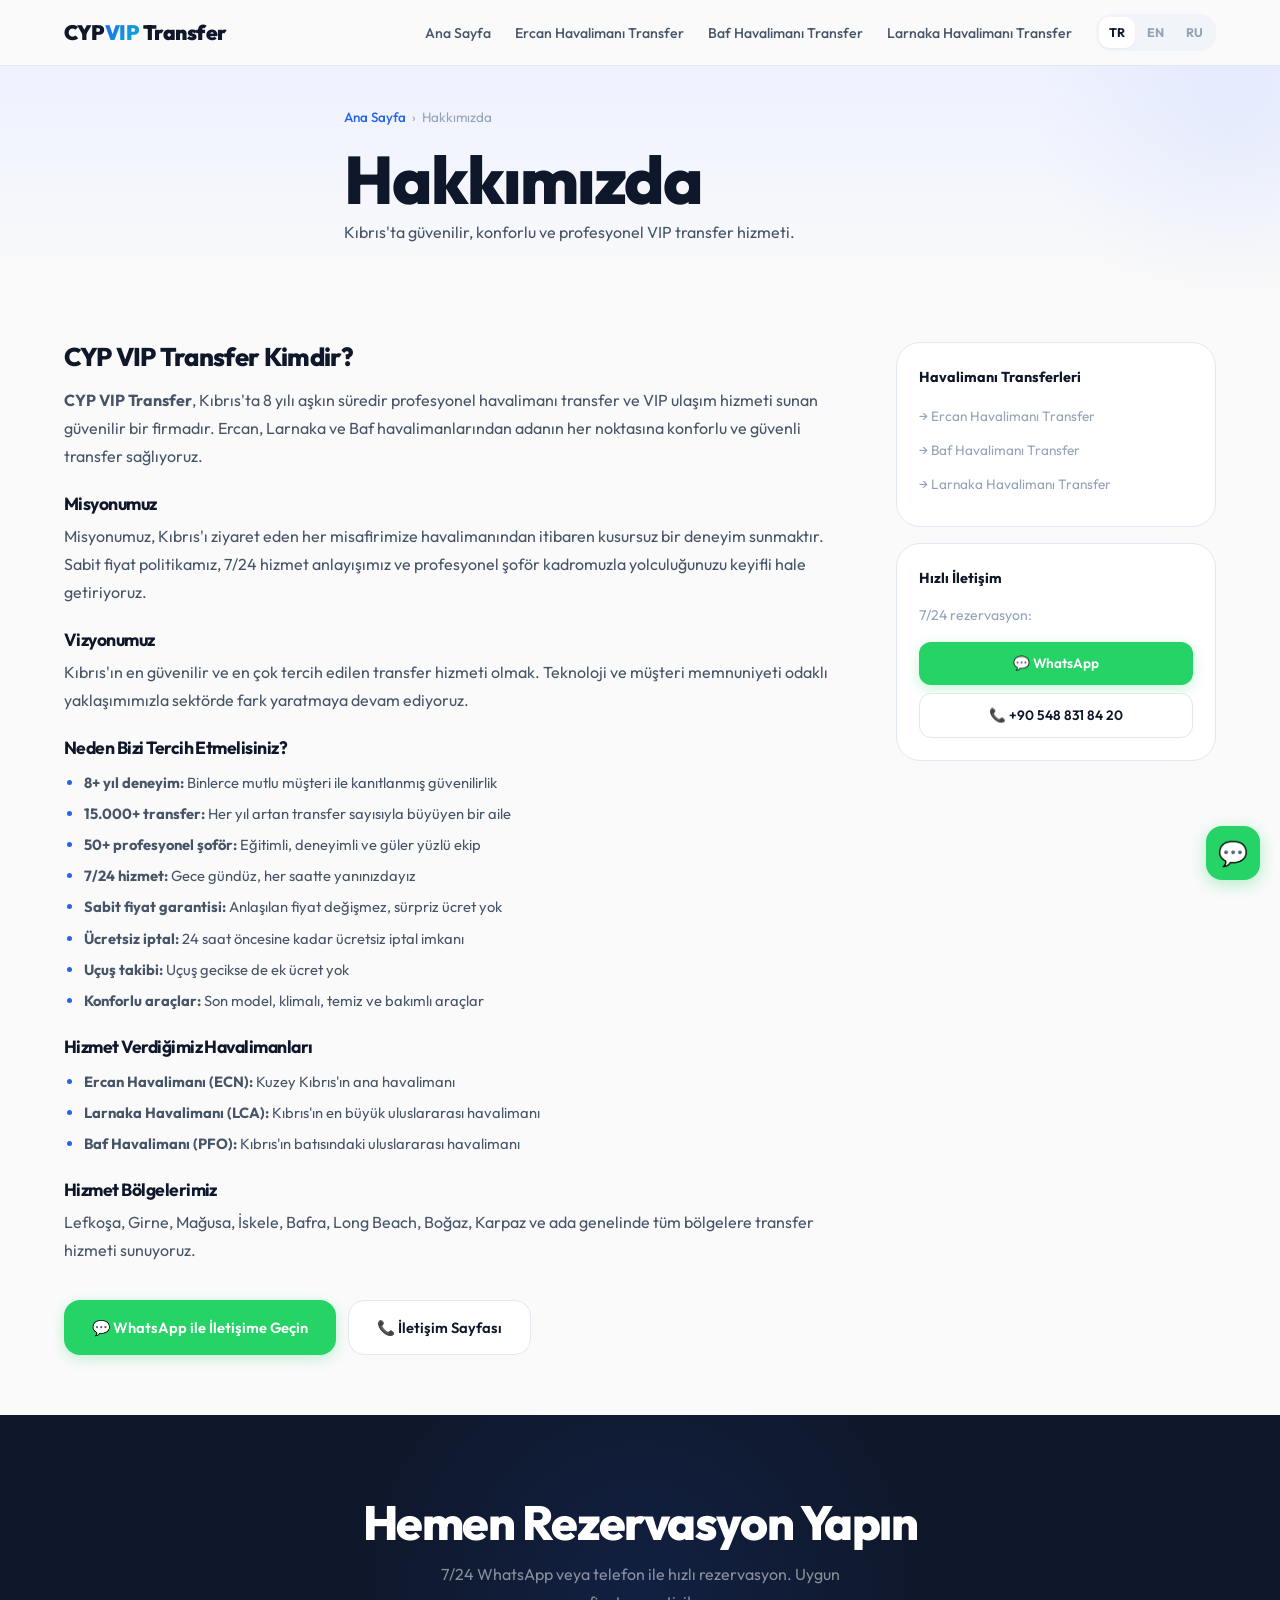
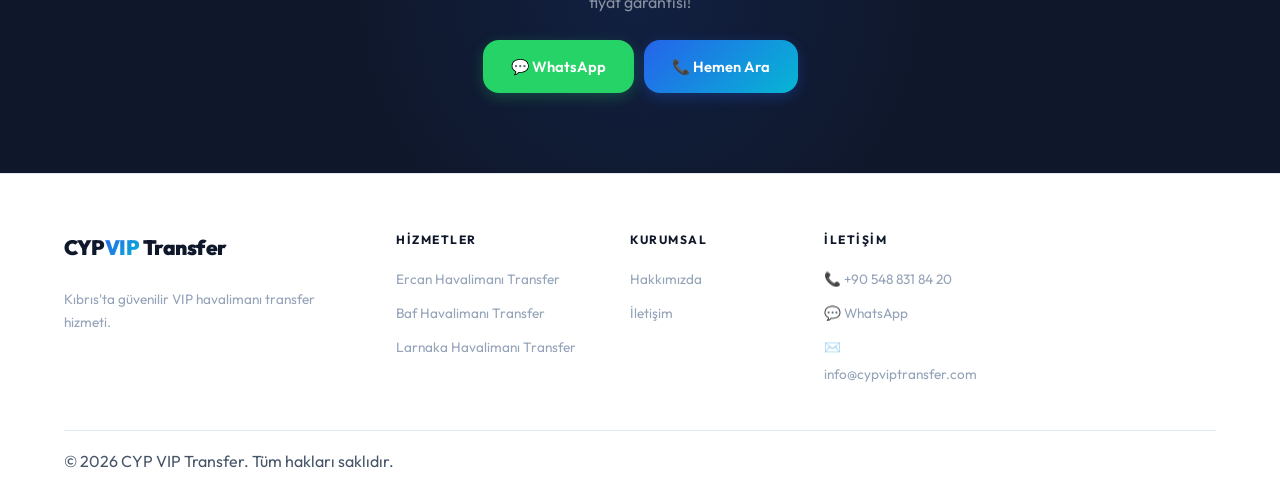
<file: hakkimizda.html>
<!DOCTYPE html>
<html lang="tr">
<head>
  <meta charset="UTF-8">
  <meta name="viewport" content="width=device-width, initial-scale=1.0">
  <title>Hakkımızda | CYP VIP Transfer | Kıbrıs Havalimanı Transfer</title>
  <meta name="description" content="CYP VIP Transfer hakkında. Kıbrıs'ta 8 yılı aşkın deneyimle profesyonel VIP havalimanı transfer hizmeti sunan güvenilir firmamızı tanıyın.">
  <meta name="keywords" content="cyp vip transfer hakkında, kıbrıs transfer firması, güvenilir transfer kıbrıs">
  <meta name="robots" content="index, follow">
  <link rel="canonical" href="https://cypviptransfer.com/hakkimizda.html">
  <meta property="og:title" content="Hakkımızda | CYP VIP Transfer">
  <meta property="og:description" content="Kıbrıs'ta güvenilir VIP havalimanı transfer hizmeti sunan CYP VIP Transfer'i tanıyın.">
  <link rel="alternate" hreflang="tr" href="https://cypviptransfer.com/hakkimizda.html">
  <link rel="alternate" hreflang="en" href="https://cypviptransfer.com/en/">
  <link rel="alternate" hreflang="ru" href="https://cypviptransfer.com/ru/">
  <link rel="stylesheet" href="style.css">
  <script type="application/ld+json">{"@context":"https://schema.org","@type":"AboutPage","name":"Hakkımızda - CYP VIP Transfer","description":"Kıbrıs VIP Havalimanı Transfer Hizmeti","url":"https://cypviptransfer.com/hakkimizda.html"}</script>
</head>
<body>
<nav class="navbar" id="navbar"><div class="container nav-inner"><a href="/" class="nav-logo">CYP<span>VIP</span> Transfer</a><ul class="nav-links" id="navLinks"><li><a href="/">Ana Sayfa</a></li><li><a href="ercan-havalimani-transfer.html">Ercan Havalimanı Transfer</a></li><li><a href="baf-havalimani-transfer.html">Baf Havalimanı Transfer</a></li><li><a href="larnaka-havalimani-transfer.html">Larnaka Havalimanı Transfer</a></li><li class="mobile-only"><li class="nav-divider"></li></li><li class="mobile-only nav-category-title">Hizmetlerimiz</li><li class="mobile-only"><a href="ercan-havalimani-transfer.html">✈️ Ercan Havalimanı Transfer</a></li><li class="mobile-only"><a href="baf-havalimani-transfer.html">✈️ Baf Havalimanı Transfer</a></li><li class="mobile-only"><a href="larnaka-havalimani-transfer.html">✈️ Larnaka Havalimanı Transfer</a></li><li class="mobile-only"><li class="nav-divider"></li></li><li class="mobile-only"><a href="hakkimizda.html">Hakkımızda</a></li><li class="mobile-only"><a href="iletisim.html">İletişim</a></li><li class="mobile-only mobile-cta-wrap"><a href="https://wa.me/905488318420?text=Merhaba,%20transfer%20bilgi%20istiyorum." class="btn btn-whatsapp">💬 WhatsApp ile Yaz</a><a href="tel:+905488318420" class="btn btn-primary">📞 Hemen Ara</a></li><li><div class="lang-switcher"><a href="/" class="active">TR</a><a href="en/">EN</a><a href="ru/">RU</a></div></li></ul><button class="menu-toggle" id="menuToggle" aria-label="Menü"><span></span><span></span><span></span></button></div></nav>

<section class="page-hero">
  <div class="container page-hero-content">
    <nav class="breadcrumb" aria-label="Breadcrumb"><a href="/">Ana Sayfa</a> <span>›</span> <span>Hakkımızda</span></nav>
    <h1>Hakkımızda</h1>
    <p>Kıbrıs'ta güvenilir, konforlu ve profesyonel VIP transfer hizmeti.</p>
  </div>
</section>

<section class="content-section">
  <div class="container content-grid">
    <main class="content-main">
      <h2>CYP VIP Transfer Kimdir?</h2>
      <p><strong>CYP VIP Transfer</strong>, Kıbrıs'ta 8 yılı aşkın süredir profesyonel havalimanı transfer ve VIP ulaşım hizmeti sunan güvenilir bir firmadır. Ercan, Larnaka ve Baf havalimanlarından adanın her noktasına konforlu ve güvenli transfer sağlıyoruz.</p>

      <h3>Misyonumuz</h3>
      <p>Misyonumuz, Kıbrıs'ı ziyaret eden her misafirimize havalimanından itibaren kusursuz bir deneyim sunmaktır. Sabit fiyat politikamız, 7/24 hizmet anlayışımız ve profesyonel şoför kadromuzla yolculuğunuzu keyifli hale getiriyoruz.</p>

      <h3>Vizyonumuz</h3>
      <p>Kıbrıs'ın en güvenilir ve en çok tercih edilen transfer hizmeti olmak. Teknoloji ve müşteri memnuniyeti odaklı yaklaşımımızla sektörde fark yaratmaya devam ediyoruz.</p>

      <h3>Neden Bizi Tercih Etmelisiniz?</h3>
      <ul>
        <li><strong>8+ yıl deneyim:</strong> Binlerce mutlu müşteri ile kanıtlanmış güvenilirlik</li>
        <li><strong>15.000+ transfer:</strong> Her yıl artan transfer sayısıyla büyüyen bir aile</li>
        <li><strong>50+ profesyonel şoför:</strong> Eğitimli, deneyimli ve güler yüzlü ekip</li>
        <li><strong>7/24 hizmet:</strong> Gece gündüz, her saatte yanınızdayız</li>
        <li><strong>Sabit fiyat garantisi:</strong> Anlaşılan fiyat değişmez, sürpriz ücret yok</li>
        <li><strong>Ücretsiz iptal:</strong> 24 saat öncesine kadar ücretsiz iptal imkanı</li>
        <li><strong>Uçuş takibi:</strong> Uçuş gecikse de ek ücret yok</li>
        <li><strong>Konforlu araçlar:</strong> Son model, klimalı, temiz ve bakımlı araçlar</li>
      </ul>

      <h3>Hizmet Verdiğimiz Havalimanları</h3>
      <ul>
        <li><strong>Ercan Havalimanı (ECN):</strong> Kuzey Kıbrıs'ın ana havalimanı</li>
        <li><strong>Larnaka Havalimanı (LCA):</strong> Kıbrıs'ın en büyük uluslararası havalimanı</li>
        <li><strong>Baf Havalimanı (PFO):</strong> Kıbrıs'ın batısındaki uluslararası havalimanı</li>
      </ul>

      <h3>Hizmet Bölgelerimiz</h3>
      <p>Lefkoşa, Girne, Mağusa, İskele, Bafra, Long Beach, Boğaz, Karpaz ve ada genelinde tüm bölgelere transfer hizmeti sunuyoruz.</p>

      <div style="margin-top:36px;display:flex;gap:12px;flex-wrap:wrap;">
        <a href="https://wa.me/905488318420?text=Merhaba,%20transfer%20hakkında%20bilgi%20almak%20istiyorum." class="btn btn-whatsapp">💬 WhatsApp ile İletişime Geçin</a>
        <a href="iletisim.html" class="btn btn-outline">📞 İletişim Sayfası</a>
      </div>
    </main>
    <aside>
      <div class="sidebar-card">
        <h4>Havalimanı Transferleri</h4>
        <ul>
          <li><a href="ercan-havalimani-transfer.html">→ Ercan Havalimanı Transfer</a></li>
          <li><a href="baf-havalimani-transfer.html">→ Baf Havalimanı Transfer</a></li>
          <li><a href="larnaka-havalimani-transfer.html">→ Larnaka Havalimanı Transfer</a></li>
        </ul>
      </div>
      <div class="sidebar-card">
        <h4>Hızlı İletişim</h4>
        <p style="color:var(--text-muted);font-size:0.88rem;margin-bottom:14px;">7/24 rezervasyon:</p>
        <a href="https://wa.me/905488318420" class="btn btn-whatsapp btn-sm" style="width:100%;justify-content:center;">💬 WhatsApp</a>
        <a href="tel:+905488318420" class="btn btn-outline btn-sm" style="width:100%;justify-content:center;margin-top:8px;">📞 +90 548 831 84 20</a>
      </div>
    </aside>
  </div>
</section>

<section class="cta-section"><div class="container"><h2>Hemen Rezervasyon Yapın</h2><p>7/24 WhatsApp veya telefon ile hızlı rezervasyon. Uygun fiyat garantisi!</p><div class="cta-buttons"><a href="https://wa.me/905488318420" class="btn btn-whatsapp">💬 WhatsApp</a><a href="tel:+905488318420" class="btn btn-primary">📞 Hemen Ara</a></div></div></section>

<footer class="footer"><div class="container"><div class="footer-grid"><div class="footer-brand"><a href="/" class="nav-logo">CYP<span>VIP</span> Transfer</a><p>Kıbrıs'ta güvenilir VIP havalimanı transfer hizmeti.</p></div><div class="footer-col"><h4>Hizmetler</h4><ul><li><a href="ercan-havalimani-transfer.html">Ercan Havalimanı Transfer</a></li><li><a href="baf-havalimani-transfer.html">Baf Havalimanı Transfer</a></li><li><a href="larnaka-havalimani-transfer.html">Larnaka Havalimanı Transfer</a></li></ul></div><div class="footer-col"><h4>Kurumsal</h4><ul><li><a href="hakkimizda.html">Hakkımızda</a></li><li><a href="iletisim.html">İletişim</a></li></ul></div><div class="footer-col"><h4>İletişim</h4><ul><li><a href="tel:+905488318420">📞 +90 548 831 84 20</a></li><li><a href="https://wa.me/905488318420">💬 WhatsApp</a></li><li><a href="mailto:info@cypviptransfer.com">✉️ info@cypviptransfer.com</a></li></ul></div></div><div class="footer-bottom"><p>&copy; 2026 CYP VIP Transfer. Tüm hakları saklıdır.</p></div></div></footer>
<a href="https://wa.me/905488318420" class="whatsapp-float" aria-label="WhatsApp" target="_blank" rel="noopener">💬</a>
<script>
const menuToggle=document.getElementById('menuToggle');const navLinks=document.getElementById('navLinks');
menuToggle.addEventListener('click',()=>{navLinks.classList.toggle('active');menuToggle.classList.toggle('active');document.body.classList.toggle('menu-open');});
navLinks.querySelectorAll('a:not(.lang-switcher a)').forEach(link=>{link.addEventListener('click',()=>{navLinks.classList.remove('active');menuToggle.classList.remove('active');document.body.classList.remove('menu-open');});});
const o=new IntersectionObserver(e=>{e.forEach(el=>{if(el.isIntersecting){el.target.classList.add('visible');o.unobserve(el.target);}});},{threshold:0.1});document.querySelectorAll('.fade-up').forEach(el=>o.observe(el));
</script>
</body>
</html>
</file>
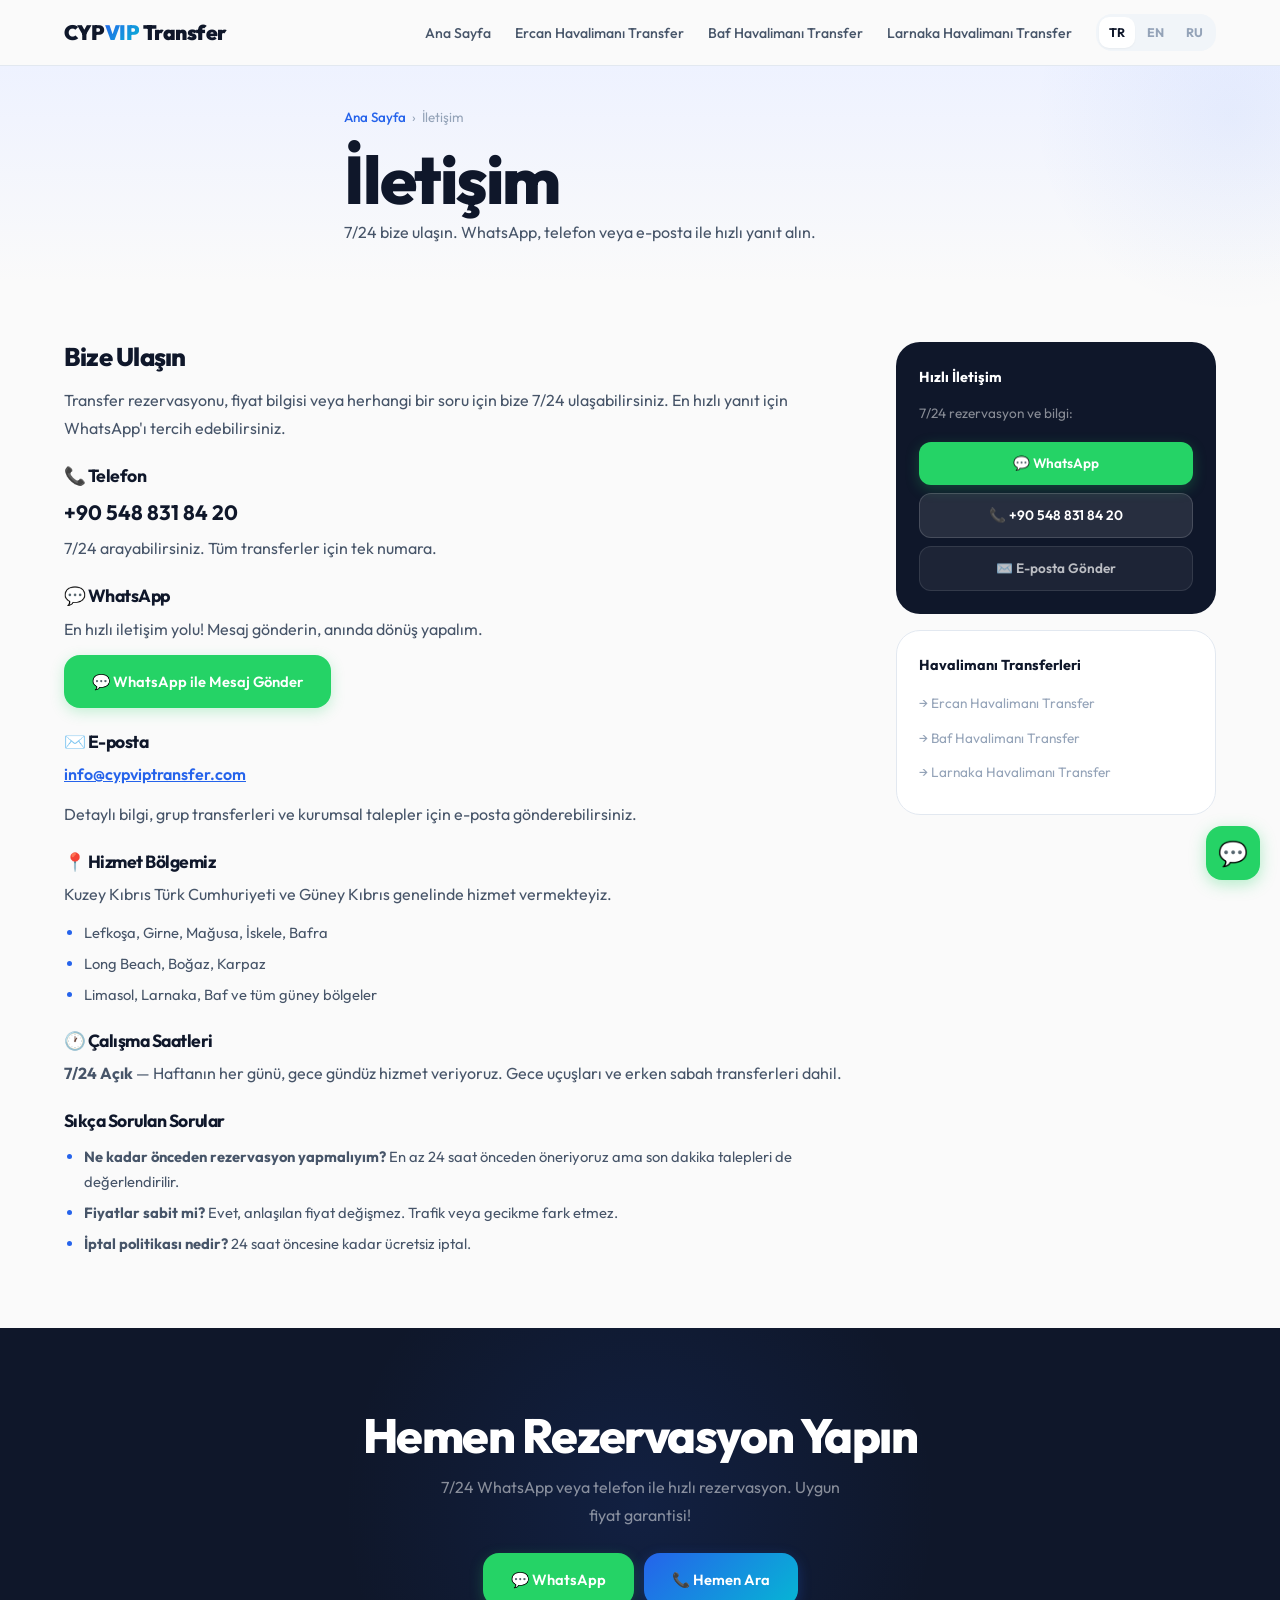
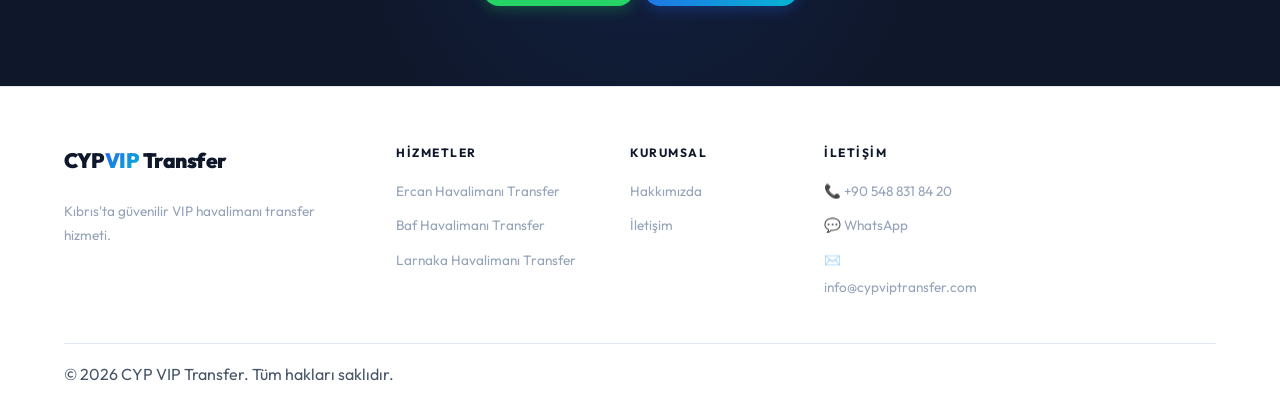
<file: iletisim.html>
<!DOCTYPE html>
<html lang="tr">
<head>
  <meta charset="UTF-8">
  <meta name="viewport" content="width=device-width, initial-scale=1.0">
  <title>İletişim | CYP VIP Transfer | Kıbrıs Havalimanı Transfer</title>
  <meta name="description" content="CYP VIP Transfer iletişim bilgileri. WhatsApp, telefon ve e-posta ile 7/24 ulaşın. Kıbrıs havalimanı transfer rezervasyonu.">
  <meta name="keywords" content="cyp vip transfer iletişim, kıbrıs transfer telefon, kıbrıs transfer whatsapp">
  <meta name="robots" content="index, follow">
  <link rel="canonical" href="https://cypviptransfer.com/iletisim.html">
  <meta property="og:title" content="İletişim | CYP VIP Transfer">
  <meta property="og:description" content="CYP VIP Transfer ile 7/24 iletişime geçin. WhatsApp, telefon, e-posta.">
  <link rel="alternate" hreflang="tr" href="https://cypviptransfer.com/iletisim.html">
  <link rel="alternate" hreflang="en" href="https://cypviptransfer.com/en/">
  <link rel="alternate" hreflang="ru" href="https://cypviptransfer.com/ru/">
  <link rel="stylesheet" href="style.css">
  <script type="application/ld+json">{"@context":"https://schema.org","@type":"ContactPage","name":"İletişim - CYP VIP Transfer","url":"https://cypviptransfer.com/iletisim.html"}</script>
</head>
<body>
<nav class="navbar" id="navbar"><div class="container nav-inner"><a href="/" class="nav-logo">CYP<span>VIP</span> Transfer</a><ul class="nav-links" id="navLinks"><li><a href="/">Ana Sayfa</a></li><li><a href="ercan-havalimani-transfer.html">Ercan Havalimanı Transfer</a></li><li><a href="baf-havalimani-transfer.html">Baf Havalimanı Transfer</a></li><li><a href="larnaka-havalimani-transfer.html">Larnaka Havalimanı Transfer</a></li><li class="mobile-only"><li class="nav-divider"></li></li><li class="mobile-only nav-category-title">Hizmetlerimiz</li><li class="mobile-only"><a href="ercan-havalimani-transfer.html">✈️ Ercan Havalimanı Transfer</a></li><li class="mobile-only"><a href="baf-havalimani-transfer.html">✈️ Baf Havalimanı Transfer</a></li><li class="mobile-only"><a href="larnaka-havalimani-transfer.html">✈️ Larnaka Havalimanı Transfer</a></li><li class="mobile-only"><li class="nav-divider"></li></li><li class="mobile-only"><a href="hakkimizda.html">Hakkımızda</a></li><li class="mobile-only"><a href="iletisim.html">İletişim</a></li><li class="mobile-only mobile-cta-wrap"><a href="https://wa.me/905488318420?text=Merhaba,%20transfer%20bilgi%20istiyorum." class="btn btn-whatsapp">💬 WhatsApp ile Yaz</a><a href="tel:+905488318420" class="btn btn-primary">📞 Hemen Ara</a></li><li><div class="lang-switcher"><a href="/" class="active">TR</a><a href="en/">EN</a><a href="ru/">RU</a></div></li></ul><button class="menu-toggle" id="menuToggle" aria-label="Menü"><span></span><span></span><span></span></button></div></nav>

<section class="page-hero">
  <div class="container page-hero-content">
    <nav class="breadcrumb" aria-label="Breadcrumb"><a href="/">Ana Sayfa</a> <span>›</span> <span>İletişim</span></nav>
    <h1>İletişim</h1>
    <p>7/24 bize ulaşın. WhatsApp, telefon veya e-posta ile hızlı yanıt alın.</p>
  </div>
</section>

<section class="content-section">
  <div class="container content-grid">
    <main class="content-main">
      <h2>Bize Ulaşın</h2>
      <p>Transfer rezervasyonu, fiyat bilgisi veya herhangi bir soru için bize 7/24 ulaşabilirsiniz. En hızlı yanıt için WhatsApp'ı tercih edebilirsiniz.</p>

      <h3>📞 Telefon</h3>
      <p style="font-size:1.3rem;font-weight:700;color:var(--primary);margin-bottom:4px;"><a href="tel:+905488318420" style="text-decoration:none;color:inherit;">+90 548 831 84 20</a></p>
      <p>7/24 arayabilirsiniz. Tüm transferler için tek numara.</p>

      <h3>💬 WhatsApp</h3>
      <p>En hızlı iletişim yolu! Mesaj gönderin, anında dönüş yapalım.</p>
      <div style="margin:12px 0 24px;">
        <a href="https://wa.me/905488318420?text=Merhaba,%20transfer%20bilgi%20istiyorum." class="btn btn-whatsapp">💬 WhatsApp ile Mesaj Gönder</a>
      </div>

      <h3>✉️ E-posta</h3>
      <p><a href="mailto:info@cypviptransfer.com" style="color:var(--blue);font-weight:600;">info@cypviptransfer.com</a></p>
      <p>Detaylı bilgi, grup transferleri ve kurumsal talepler için e-posta gönderebilirsiniz.</p>

      <h3>📍 Hizmet Bölgemiz</h3>
      <p>Kuzey Kıbrıs Türk Cumhuriyeti ve Güney Kıbrıs genelinde hizmet vermekteyiz.</p>
      <ul>
        <li>Lefkoşa, Girne, Mağusa, İskele, Bafra</li>
        <li>Long Beach, Boğaz, Karpaz</li>
        <li>Limasol, Larnaka, Baf ve tüm güney bölgeler</li>
      </ul>

      <h3>🕐 Çalışma Saatleri</h3>
      <p><strong>7/24 Açık</strong> — Haftanın her günü, gece gündüz hizmet veriyoruz. Gece uçuşları ve erken sabah transferleri dahil.</p>

      <h3>Sıkça Sorulan Sorular</h3>
      <ul>
        <li><strong>Ne kadar önceden rezervasyon yapmalıyım?</strong> En az 24 saat önceden öneriyoruz ama son dakika talepleri de değerlendirilir.</li>
        <li><strong>Fiyatlar sabit mi?</strong> Evet, anlaşılan fiyat değişmez. Trafik veya gecikme fark etmez.</li>
        <li><strong>İptal politikası nedir?</strong> 24 saat öncesine kadar ücretsiz iptal.</li>
      </ul>
    </main>
    <aside>
      <div class="sidebar-card" style="background:var(--bg-dark);border-color:transparent;color:#fff;">
        <h4 style="color:#fff;">Hızlı İletişim</h4>
        <p style="color:rgba(255,255,255,0.5);font-size:0.85rem;margin-bottom:16px;">7/24 rezervasyon ve bilgi:</p>
        <a href="https://wa.me/905488318420" class="btn btn-whatsapp btn-sm" style="width:100%;justify-content:center;margin-bottom:8px;">💬 WhatsApp</a>
        <a href="tel:+905488318420" class="btn btn-sm" style="width:100%;justify-content:center;background:rgba(255,255,255,0.1);color:#fff;border:1px solid rgba(255,255,255,0.15);">📞 +90 548 831 84 20</a>
        <a href="mailto:info@cypviptransfer.com" class="btn btn-sm" style="width:100%;justify-content:center;background:rgba(255,255,255,0.06);color:rgba(255,255,255,0.7);border:1px solid rgba(255,255,255,0.1);margin-top:8px;">✉️ E-posta Gönder</a>
      </div>
      <div class="sidebar-card">
        <h4>Havalimanı Transferleri</h4>
        <ul>
          <li><a href="ercan-havalimani-transfer.html">→ Ercan Havalimanı Transfer</a></li>
          <li><a href="baf-havalimani-transfer.html">→ Baf Havalimanı Transfer</a></li>
          <li><a href="larnaka-havalimani-transfer.html">→ Larnaka Havalimanı Transfer</a></li>
        </ul>
      </div>
    </aside>
  </div>
</section>

<section class="cta-section"><div class="container"><h2>Hemen Rezervasyon Yapın</h2><p>7/24 WhatsApp veya telefon ile hızlı rezervasyon. Uygun fiyat garantisi!</p><div class="cta-buttons"><a href="https://wa.me/905488318420" class="btn btn-whatsapp">💬 WhatsApp</a><a href="tel:+905488318420" class="btn btn-primary">📞 Hemen Ara</a></div></div></section>

<footer class="footer"><div class="container"><div class="footer-grid"><div class="footer-brand"><a href="/" class="nav-logo">CYP<span>VIP</span> Transfer</a><p>Kıbrıs'ta güvenilir VIP havalimanı transfer hizmeti.</p></div><div class="footer-col"><h4>Hizmetler</h4><ul><li><a href="ercan-havalimani-transfer.html">Ercan Havalimanı Transfer</a></li><li><a href="baf-havalimani-transfer.html">Baf Havalimanı Transfer</a></li><li><a href="larnaka-havalimani-transfer.html">Larnaka Havalimanı Transfer</a></li></ul></div><div class="footer-col"><h4>Kurumsal</h4><ul><li><a href="hakkimizda.html">Hakkımızda</a></li><li><a href="iletisim.html">İletişim</a></li></ul></div><div class="footer-col"><h4>İletişim</h4><ul><li><a href="tel:+905488318420">📞 +90 548 831 84 20</a></li><li><a href="https://wa.me/905488318420">💬 WhatsApp</a></li><li><a href="mailto:info@cypviptransfer.com">✉️ info@cypviptransfer.com</a></li></ul></div></div><div class="footer-bottom"><p>&copy; 2026 CYP VIP Transfer. Tüm hakları saklıdır.</p></div></div></footer>
<a href="https://wa.me/905488318420" class="whatsapp-float" aria-label="WhatsApp" target="_blank" rel="noopener">💬</a>
<script>
const menuToggle=document.getElementById('menuToggle');const navLinks=document.getElementById('navLinks');
menuToggle.addEventListener('click',()=>{navLinks.classList.toggle('active');menuToggle.classList.toggle('active');document.body.classList.toggle('menu-open');});
navLinks.querySelectorAll('a:not(.lang-switcher a)').forEach(link=>{link.addEventListener('click',()=>{navLinks.classList.remove('active');menuToggle.classList.remove('active');document.body.classList.remove('menu-open');});});
const o=new IntersectionObserver(e=>{e.forEach(el=>{if(el.isIntersecting){el.target.classList.add('visible');o.unobserve(el.target);}});},{threshold:0.1});document.querySelectorAll('.fade-up').forEach(el=>o.observe(el));
</script>
</body>
</html>
</file>
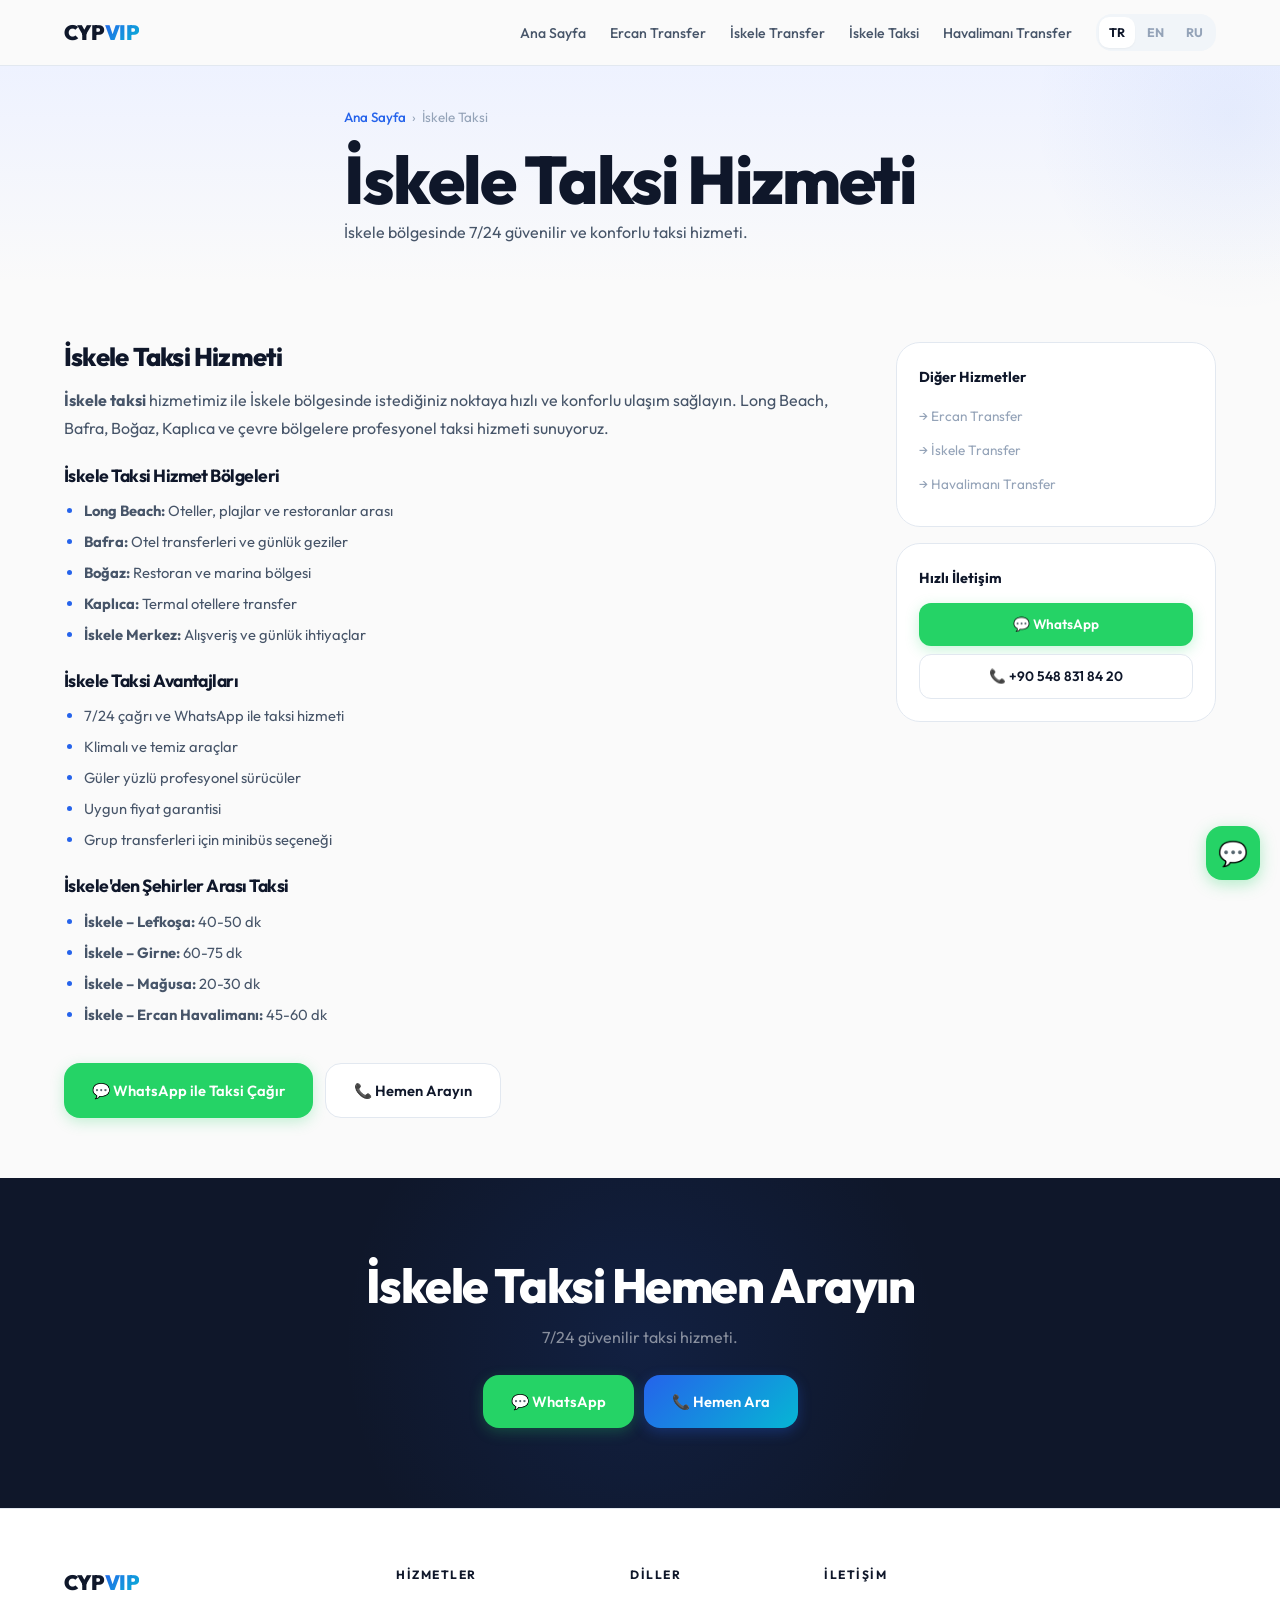
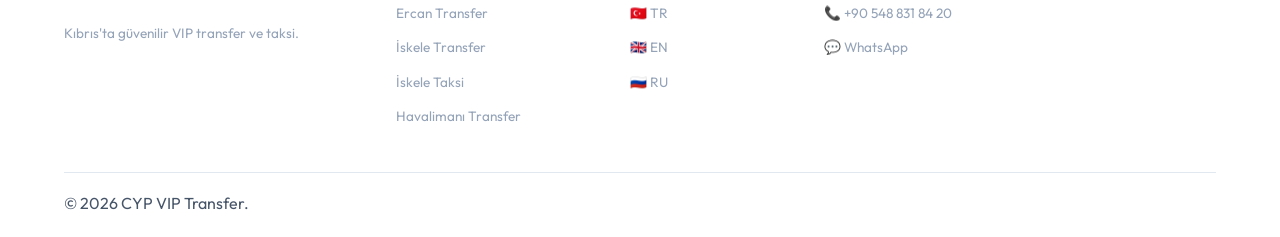
<file: iskele-taksi.html>
<!DOCTYPE html>
<html lang="tr">
<head>
  <meta charset="UTF-8">
  <meta name="viewport" content="width=device-width, initial-scale=1.0">
  <title>İskele Taksi | İskele Bölgesi Taksi Hizmeti | CYP VIP Transfer</title>
  <meta name="description" content="İskele taksi hizmeti. İskele bölgesinde güvenilir ve konforlu taksi. Long Beach, Bafra, Boğaz ve çevre bölgelere taksi hizmeti. 7/24.">
  <meta name="keywords" content="iskele taksi, iskele taxi, kıbrıs iskele taksi, long beach taksi">
  <meta name="robots" content="index, follow">
  <link rel="canonical" href="https://cypviptransfer.com/iskele-taksi.html">
  <meta property="og:title" content="İskele Taksi | CYP VIP Transfer">
  <meta property="og:description" content="İskele bölgesinde 7/24 taksi hizmeti.">
  <link rel="alternate" hreflang="tr" href="https://cypviptransfer.com/iskele-taksi.html">
  <link rel="alternate" hreflang="en" href="https://cypviptransfer.com/en/">
  <link rel="alternate" hreflang="ru" href="https://cypviptransfer.com/ru/">
  <link rel="stylesheet" href="style.css">
  <script type="application/ld+json">{"@context":"https://schema.org","@type":"Service","name":"İskele Taksi","provider":{"@type":"LocalBusiness","name":"CYP VIP Transfer","telephone":"+905488318420"},"areaServed":{"@type":"Place","name":"İskele, KKTC"},"serviceType":"Taxi Service"}</script>
</head>
<body>
<nav class="navbar" id="navbar"><div class="container nav-inner"><a href="/" class="nav-logo">CYP<span>VIP</span></a><ul class="nav-links" id="navLinks"><li><a href="/">Ana Sayfa</a></li><li><a href="ercan-havalimani-transfer.html">Ercan Transfer</a></li><li><a href="iskele-transfer.html">İskele Transfer</a></li><li><a href="iskele-taksi.html">İskele Taksi</a></li><li><a href="kibris-havalimani-transfer.html">Havalimanı Transfer</a></li><li><div class="lang-switcher"><a href="/" class="active">TR</a><a href="en/">EN</a><a href="ru/">RU</a></div></li></ul><button class="menu-toggle" id="menuToggle" aria-label="Menü"><span></span><span></span><span></span></button></div></nav>

<section class="page-hero"><div class="container page-hero-content"><nav class="breadcrumb" aria-label="Breadcrumb"><a href="/">Ana Sayfa</a> <span>›</span> <span>İskele Taksi</span></nav><h1>İskele Taksi Hizmeti</h1><p>İskele bölgesinde 7/24 güvenilir ve konforlu taksi hizmeti.</p></div></section>

<section class="content-section"><div class="container content-grid"><main class="content-main">
<h2>İskele Taksi Hizmeti</h2>
<p><strong>İskele taksi</strong> hizmetimiz ile İskele bölgesinde istediğiniz noktaya hızlı ve konforlu ulaşım sağlayın. Long Beach, Bafra, Boğaz, Kaplıca ve çevre bölgelere profesyonel taksi hizmeti sunuyoruz.</p>
<h3>İskele Taksi Hizmet Bölgeleri</h3>
<ul>
<li><strong>Long Beach:</strong> Oteller, plajlar ve restoranlar arası</li>
<li><strong>Bafra:</strong> Otel transferleri ve günlük geziler</li>
<li><strong>Boğaz:</strong> Restoran ve marina bölgesi</li>
<li><strong>Kaplıca:</strong> Termal otellere transfer</li>
<li><strong>İskele Merkez:</strong> Alışveriş ve günlük ihtiyaçlar</li>
</ul>
<h3>İskele Taksi Avantajları</h3>
<ul>
<li>7/24 çağrı ve WhatsApp ile taksi hizmeti</li>
<li>Klimalı ve temiz araçlar</li>
<li>Güler yüzlü profesyonel sürücüler</li>
<li>Uygun fiyat garantisi</li>
<li>Grup transferleri için minibüs seçeneği</li>
</ul>
<h3>İskele'den Şehirler Arası Taksi</h3>
<ul>
<li><strong>İskele – Lefkoşa:</strong> 40-50 dk</li>
<li><strong>İskele – Girne:</strong> 60-75 dk</li>
<li><strong>İskele – Mağusa:</strong> 20-30 dk</li>
<li><strong>İskele – Ercan Havalimanı:</strong> 45-60 dk</li>
</ul>
<div style="margin-top:36px;display:flex;gap:12px;flex-wrap:wrap;">
<a href="https://wa.me/905488318420?text=Merhaba,%20İskele%20taksi%20istiyorum." class="btn btn-whatsapp">💬 WhatsApp ile Taksi Çağır</a>
<a href="tel:+905488318420" class="btn btn-outline">📞 Hemen Arayın</a>
</div>
</main>
<aside>
<div class="sidebar-card"><h4>Diğer Hizmetler</h4><ul><li><a href="ercan-havalimani-transfer.html">→ Ercan Transfer</a></li><li><a href="iskele-transfer.html">→ İskele Transfer</a></li><li><a href="kibris-havalimani-transfer.html">→ Havalimanı Transfer</a></li></ul></div>
<div class="sidebar-card"><h4>Hızlı İletişim</h4><a href="https://wa.me/905488318420" class="btn btn-whatsapp btn-sm" style="width:100%;justify-content:center;">💬 WhatsApp</a><a href="tel:+905488318420" class="btn btn-outline btn-sm" style="width:100%;justify-content:center;margin-top:8px;">📞 +90 548 831 84 20</a></div>
</aside></div></section>

<section class="cta-section"><div class="container"><h2>İskele Taksi Hemen Arayın</h2><p>7/24 güvenilir taksi hizmeti.</p><div class="cta-buttons"><a href="https://wa.me/905488318420" class="btn btn-whatsapp">💬 WhatsApp</a><a href="tel:+905488318420" class="btn btn-primary">📞 Hemen Ara</a></div></div></section>

<footer class="footer"><div class="container"><div class="footer-grid"><div class="footer-brand"><a href="/" class="nav-logo">CYP<span>VIP</span></a><p>Kıbrıs'ta güvenilir VIP transfer ve taksi.</p></div><div class="footer-col"><h4>Hizmetler</h4><ul><li><a href="ercan-havalimani-transfer.html">Ercan Transfer</a></li><li><a href="iskele-transfer.html">İskele Transfer</a></li><li><a href="iskele-taksi.html">İskele Taksi</a></li><li><a href="kibris-havalimani-transfer.html">Havalimanı Transfer</a></li></ul></div><div class="footer-col"><h4>Diller</h4><ul><li><a href="/">🇹🇷 TR</a></li><li><a href="en/">🇬🇧 EN</a></li><li><a href="ru/">🇷🇺 RU</a></li></ul></div><div class="footer-col"><h4>İletişim</h4><ul><li><a href="tel:+905488318420">📞 +90 548 831 84 20</a></li><li><a href="https://wa.me/905488318420">💬 WhatsApp</a></li></ul></div></div><div class="footer-bottom"><p>&copy; 2026 CYP VIP Transfer.</p></div></div></footer>
<a href="https://wa.me/905488318420" class="whatsapp-float" aria-label="WhatsApp" target="_blank" rel="noopener">💬</a>
<script>document.getElementById('menuToggle').addEventListener('click',()=>{document.getElementById('navLinks').classList.toggle('active');});const o=new IntersectionObserver(e=>{e.forEach(el=>{if(el.isIntersecting){el.target.classList.add('visible');o.unobserve(el.target);}});},{threshold:0.1});document.querySelectorAll('.fade-up').forEach(el=>o.observe(el));</script>
</body>
</html>
</file>
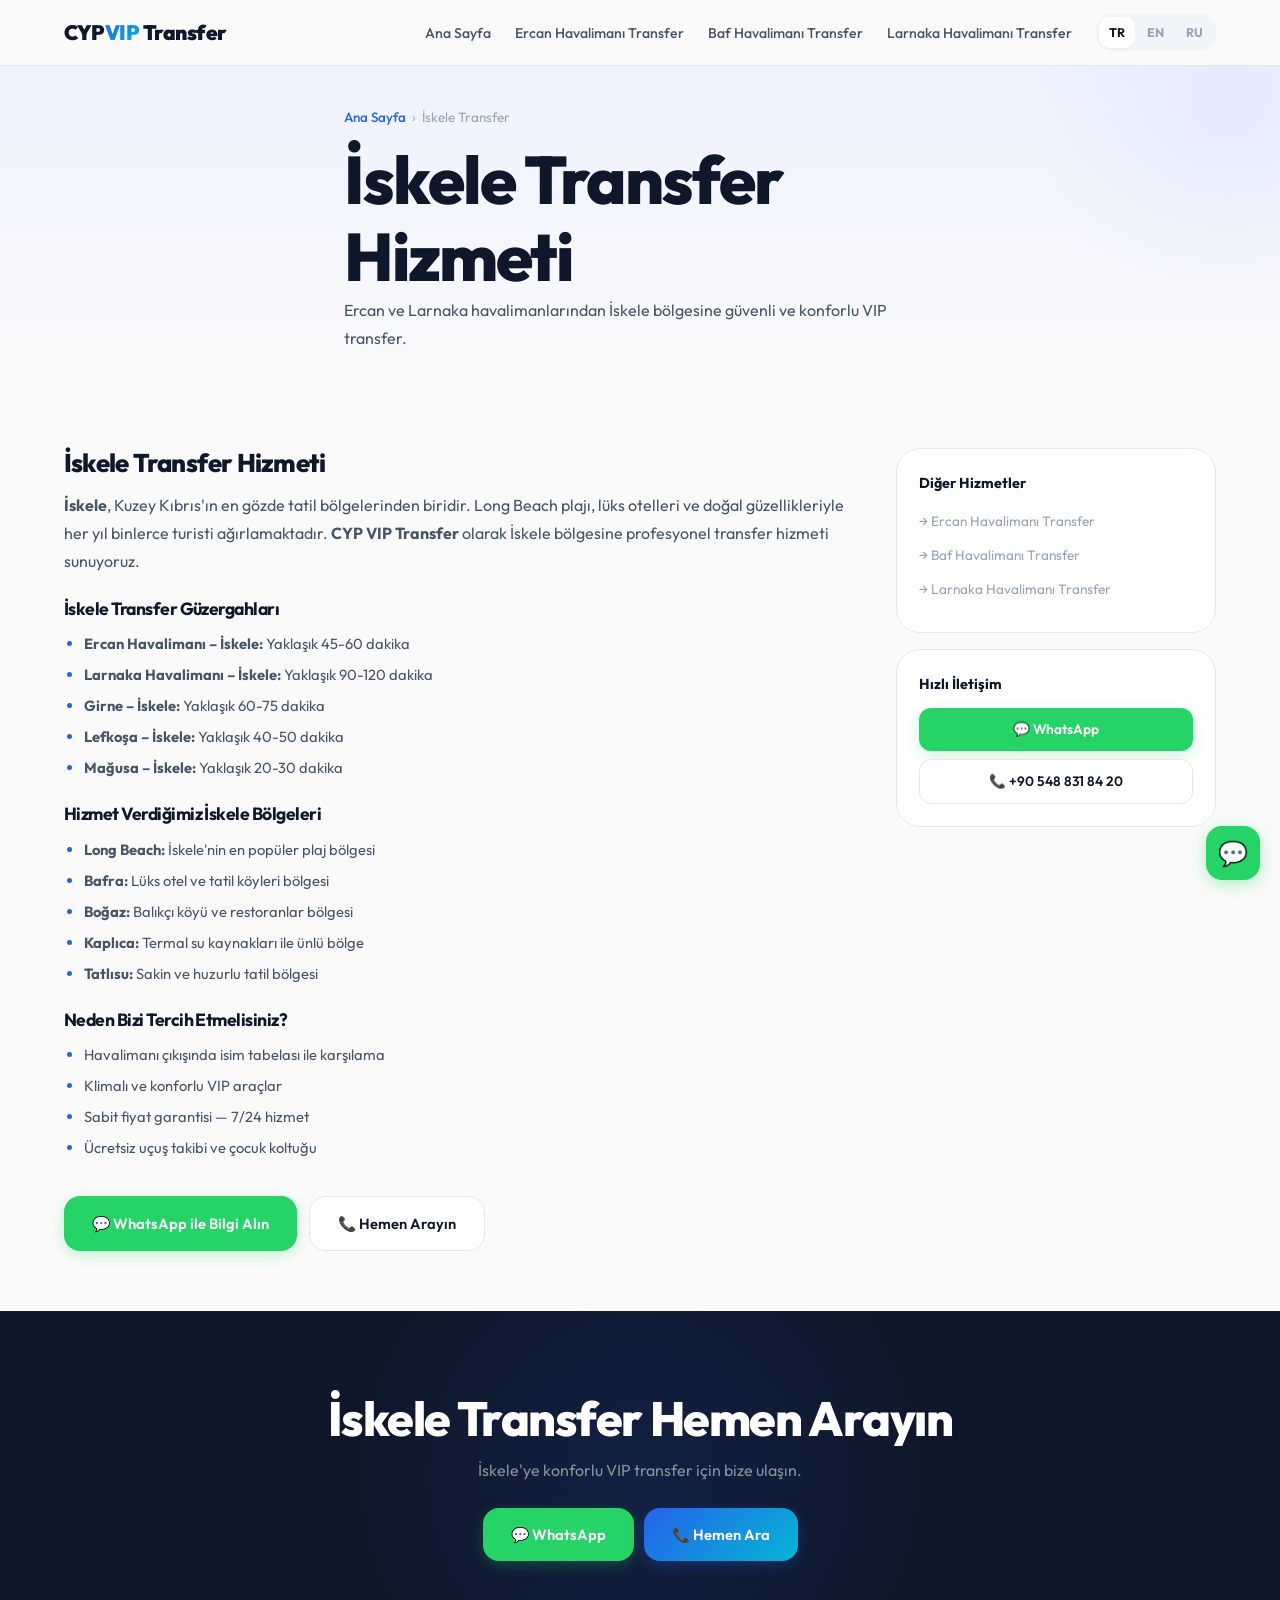
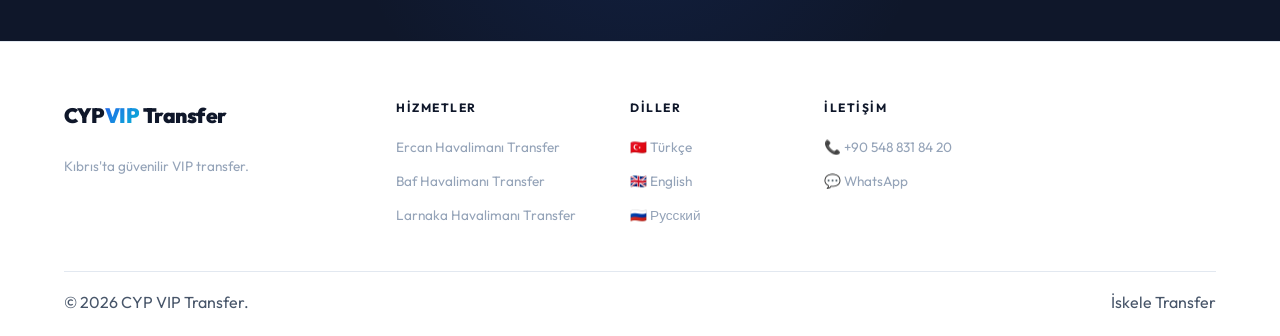
<file: iskele-transfer.html>
<!DOCTYPE html>
<html lang="tr">
<head>
  <meta charset="UTF-8">
  <meta name="viewport" content="width=device-width, initial-scale=1.0">
  <title>İskele Transfer | Ercan - İskele VIP Transfer | CYP VIP Transfer</title>
  <meta name="description" content="İskele transfer hizmeti. Ercan ve Larnaka havalimanından İskele'ye VIP transfer. Long Beach, Bafra, Boğaz bölgelerine güvenli transfer.">
  <meta name="keywords" content="iskele transfer, iskele vip transfer, ercan iskele transfer, long beach transfer">
  <meta name="robots" content="index, follow">
  <link rel="canonical" href="https://cypviptransfer.com/iskele-transfer.html">
  <meta property="og:title" content="İskele Transfer | CYP VIP Transfer">
  <meta property="og:description" content="İskele'ye VIP transfer. Ercan ve Larnaka'dan konforlu ulaşım.">
  <meta property="og:url" content="https://cypviptransfer.com/iskele-transfer.html">
  <link rel="alternate" hreflang="tr" href="https://cypviptransfer.com/iskele-transfer.html">
  <link rel="alternate" hreflang="en" href="https://cypviptransfer.com/en/">
  <link rel="alternate" hreflang="ru" href="https://cypviptransfer.com/ru/">
  <link rel="stylesheet" href="style.css">
  <script type="application/ld+json">{"@context":"https://schema.org","@type":"Service","name":"İskele Transfer","provider":{"@type":"LocalBusiness","name":"CYP VIP Transfer","telephone":"+905488318420"},"areaServed":{"@type":"Place","name":"İskele, KKTC"},"serviceType":"Airport Transfer"}</script>
</head>
<body>
<nav class="navbar" id="navbar"><div class="container nav-inner"><a href="/" class="nav-logo">CYP<span>VIP</span> Transfer</a><ul class="nav-links" id="navLinks"><li><a href="/">Ana Sayfa</a></li><li class="desktop-only"><a href="ercan-havalimani-transfer.html">Ercan Havalimanı Transfer</a></li><li class="desktop-only"><a href="baf-havalimani-transfer.html">Baf Havalimanı Transfer</a></li><li class="desktop-only"><a href="larnaka-havalimani-transfer.html">Larnaka Havalimanı Transfer</a></li><li class="mobile-only"><li class="nav-divider"></li></li><li class="mobile-only nav-category-title">Hizmetlerimiz</li><li class="mobile-only"><a href="ercan-havalimani-transfer.html">✈️ Ercan Havalimanı Transfer</a></li><li class="mobile-only"><a href="baf-havalimani-transfer.html">✈️ Baf Havalimanı Transfer</a></li><li class="mobile-only"><a href="larnaka-havalimani-transfer.html">✈️ Larnaka Havalimanı Transfer</a></li><li class="mobile-only"><li class="nav-divider"></li></li><li class="mobile-only"><a href="hakkimizda.html">Hakkımızda</a></li><li class="mobile-only"><a href="iletisim.html">İletişim</a></li><li class="mobile-only mobile-cta-wrap"><a href="https://wa.me/905488318420?text=Merhaba,%20transfer%20bilgi%20istiyorum." class="btn btn-whatsapp">💬 WhatsApp ile Yaz</a><a href="tel:+905488318420" class="btn btn-primary">📞 Hemen Ara</a></li><li><div class="lang-switcher"><a href="/" class="active">TR</a><a href="en/">EN</a><a href="ru/">RU</a></div></li></ul><button class="menu-toggle" id="menuToggle" aria-label="Menü"><span></span><span></span><span></span></button></div></nav>

<section class="page-hero"><div class="container page-hero-content"><nav class="breadcrumb" aria-label="Breadcrumb"><a href="/">Ana Sayfa</a> <span>›</span> <span>İskele Transfer</span></nav><h1>İskele Transfer Hizmeti</h1><p>Ercan ve Larnaka havalimanlarından İskele bölgesine güvenli ve konforlu VIP transfer.</p></div></section>

<section class="content-section"><div class="container content-grid"><main class="content-main">
<h2>İskele Transfer Hizmeti</h2>
<p><strong>İskele</strong>, Kuzey Kıbrıs'ın en gözde tatil bölgelerinden biridir. Long Beach plajı, lüks otelleri ve doğal güzellikleriyle her yıl binlerce turisti ağırlamaktadır. <strong>CYP VIP Transfer</strong> olarak İskele bölgesine profesyonel transfer hizmeti sunuyoruz.</p>

<h3>İskele Transfer Güzergahları</h3>
<ul>
<li><strong>Ercan Havalimanı – İskele:</strong> Yaklaşık 45-60 dakika</li>
<li><strong>Larnaka Havalimanı – İskele:</strong> Yaklaşık 90-120 dakika</li>
<li><strong>Girne – İskele:</strong> Yaklaşık 60-75 dakika</li>
<li><strong>Lefkoşa – İskele:</strong> Yaklaşık 40-50 dakika</li>
<li><strong>Mağusa – İskele:</strong> Yaklaşık 20-30 dakika</li>
</ul>

<h3>Hizmet Verdiğimiz İskele Bölgeleri</h3>
<ul>
<li><strong>Long Beach:</strong> İskele'nin en popüler plaj bölgesi</li>
<li><strong>Bafra:</strong> Lüks otel ve tatil köyleri bölgesi</li>
<li><strong>Boğaz:</strong> Balıkçı köyü ve restoranlar bölgesi</li>
<li><strong>Kaplıca:</strong> Termal su kaynakları ile ünlü bölge</li>
<li><strong>Tatlısu:</strong> Sakin ve huzurlu tatil bölgesi</li>
</ul>

<h3>Neden Bizi Tercih Etmelisiniz?</h3>
<ul>
<li>Havalimanı çıkışında isim tabelası ile karşılama</li>
<li>Klimalı ve konforlu VIP araçlar</li>
<li>Sabit fiyat garantisi — 7/24 hizmet</li>
<li>Ücretsiz uçuş takibi ve çocuk koltuğu</li>
</ul>

<div style="margin-top:36px;display:flex;gap:12px;flex-wrap:wrap;">
<a href="https://wa.me/905488318420?text=Merhaba,%20İskele%20transfer%20bilgi%20istiyorum." class="btn btn-whatsapp">💬 WhatsApp ile Bilgi Alın</a>
<a href="tel:+905488318420" class="btn btn-outline">📞 Hemen Arayın</a>
</div>
</main>
<aside>
<div class="sidebar-card"><h4>Diğer Hizmetler</h4><ul><li><a href="ercan-havalimani-transfer.html">→ Ercan Havalimanı Transfer</a></li><li><a href="baf-havalimani-transfer.html">→ Baf Havalimanı Transfer</a></li><li><a href="larnaka-havalimani-transfer.html">→ Larnaka Havalimanı Transfer</a></li></ul></div>
<div class="sidebar-card"><h4>Hızlı İletişim</h4><a href="https://wa.me/905488318420" class="btn btn-whatsapp btn-sm" style="width:100%;justify-content:center;">💬 WhatsApp</a><a href="tel:+905488318420" class="btn btn-outline btn-sm" style="width:100%;justify-content:center;margin-top:8px;">📞 +90 548 831 84 20</a></div>
</aside></div></section>

<section class="cta-section"><div class="container"><h2>İskele Transfer Hemen Arayın</h2><p>İskele'ye konforlu VIP transfer için bize ulaşın.</p><div class="cta-buttons"><a href="https://wa.me/905488318420" class="btn btn-whatsapp">💬 WhatsApp</a><a href="tel:+905488318420" class="btn btn-primary">📞 Hemen Ara</a></div></div></section>

<footer class="footer"><div class="container"><div class="footer-grid"><div class="footer-brand"><a href="/" class="nav-logo">CYP<span>VIP</span> Transfer</a><p>Kıbrıs'ta güvenilir VIP transfer.</p></div><div class="footer-col"><h4>Hizmetler</h4><ul><li><a href="ercan-havalimani-transfer.html">Ercan Havalimanı Transfer</a></li><li><a href="baf-havalimani-transfer.html">Baf Havalimanı Transfer</a></li><li><a href="larnaka-havalimani-transfer.html">Larnaka Havalimanı Transfer</a></li></ul></div><div class="footer-col"><h4>Diller</h4><ul><li><a href="/">🇹🇷 Türkçe</a></li><li><a href="en/">🇬🇧 English</a></li><li><a href="ru/">🇷🇺 Русский</a></li></ul></div><div class="footer-col"><h4>İletişim</h4><ul><li><a href="tel:+905488318420">📞 +90 548 831 84 20</a></li><li><a href="https://wa.me/905488318420">💬 WhatsApp</a></li></ul></div></div><div class="footer-bottom"><p>&copy; 2026 CYP VIP Transfer.</p><p>İskele Transfer</p></div></div></footer>
<a href="https://wa.me/905488318420" class="whatsapp-float" aria-label="WhatsApp" target="_blank" rel="noopener">💬</a>
<script>
const menuToggle=document.getElementById('menuToggle');const navLinks=document.getElementById('navLinks');
menuToggle.addEventListener('click',()=>{navLinks.classList.toggle('active');menuToggle.classList.toggle('active');document.body.classList.toggle('menu-open');});
navLinks.querySelectorAll('a:not(.lang-switcher a)').forEach(link=>{link.addEventListener('click',()=>{navLinks.classList.remove('active');menuToggle.classList.remove('active');document.body.classList.remove('menu-open');});});
const o=new IntersectionObserver(e=>{e.forEach(el=>{if(el.isIntersecting){el.target.classList.add('visible');o.unobserve(el.target);}});},{threshold:0.1});document.querySelectorAll('.fade-up').forEach(el=>o.observe(el));
</script>
</body>
</html>
</file>
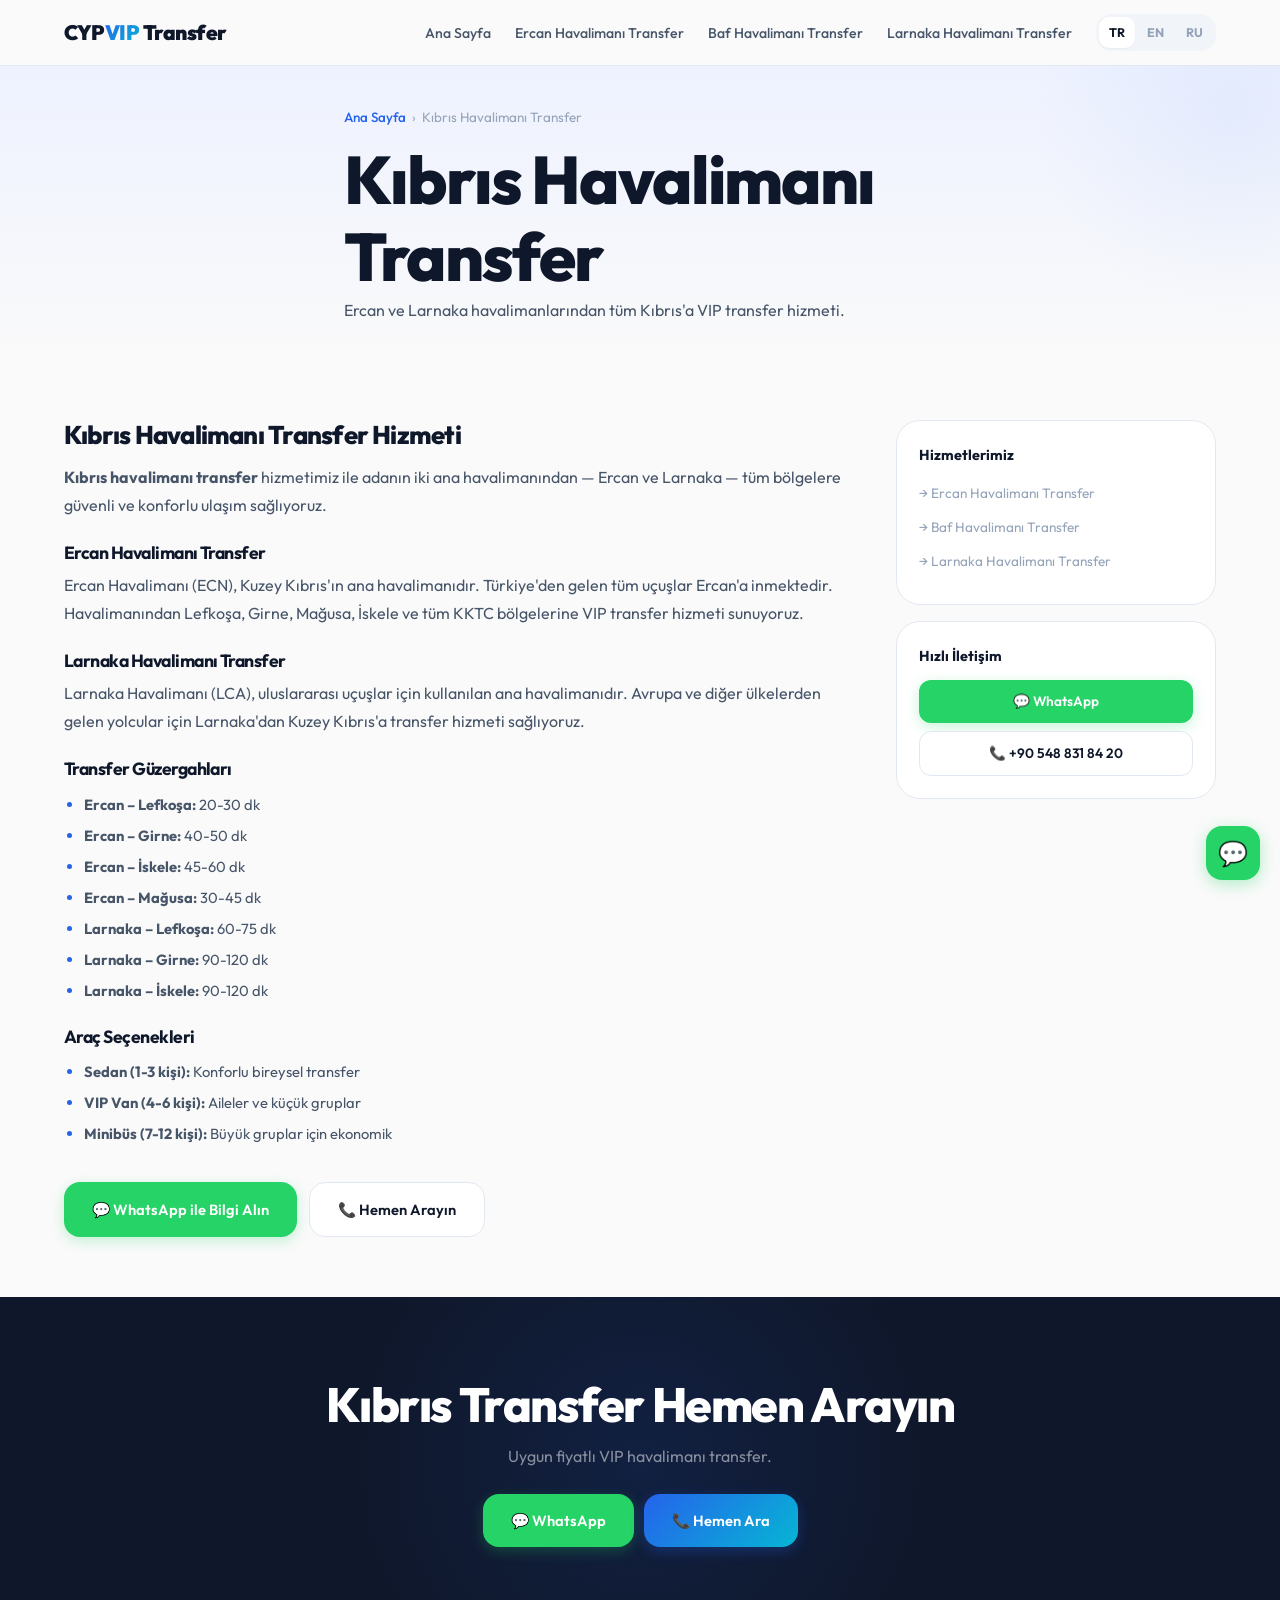
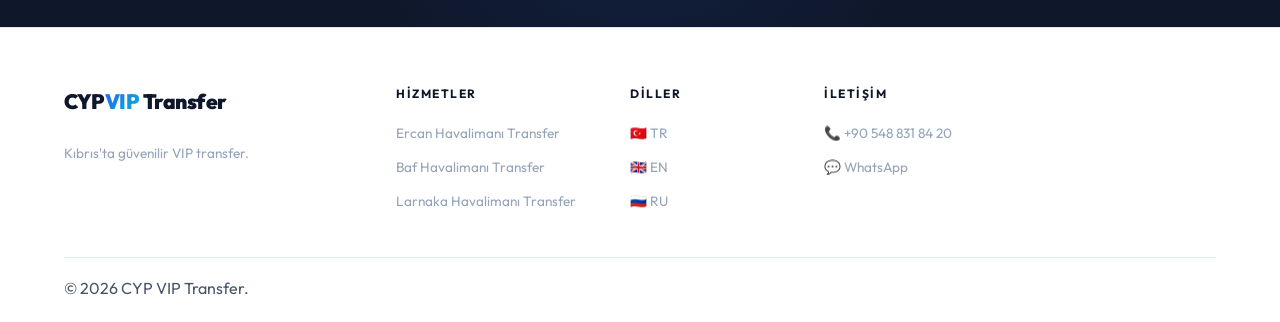
<file: kibris-havalimani-transfer.html>
<!DOCTYPE html>
<html lang="tr">
<head>
  <meta charset="UTF-8">
  <meta name="viewport" content="width=device-width, initial-scale=1.0">
  <title>Kıbrıs Havalimanı Transfer | Ercan & Larnaka Transfer | CYP VIP Transfer</title>
  <meta name="description" content="Kıbrıs havalimanı transfer hizmeti. Ercan ve Larnaka havalimanlarından tüm Kıbrıs'a VIP transfer. Güvenilir, konforlu, uygun fiyatlı.">
  <meta name="keywords" content="kıbrıs havalimanı transfer, kıbrıs transfer, ercan transfer, larnaka transfer">
  <meta name="robots" content="index, follow">
  <link rel="canonical" href="https://cypviptransfer.com/kibris-havalimani-transfer.html">
  <meta property="og:title" content="Kıbrıs Havalimanı Transfer | CYP VIP Transfer">
  <meta property="og:description" content="Kıbrıs'ta havalimanı transfer. Ercan ve Larnaka havalimanlarından.">
  <link rel="alternate" hreflang="tr" href="https://cypviptransfer.com/kibris-havalimani-transfer.html">
  <link rel="alternate" hreflang="en" href="https://cypviptransfer.com/en/">
  <link rel="alternate" hreflang="ru" href="https://cypviptransfer.com/ru/">
  <link rel="stylesheet" href="style.css">
  <script type="application/ld+json">{"@context":"https://schema.org","@type":"Service","name":"Kıbrıs Havalimanı Transfer","provider":{"@type":"LocalBusiness","name":"CYP VIP Transfer","telephone":"+905488318420"},"areaServed":{"@type":"Place","name":"Kıbrıs"},"serviceType":"Airport Transfer"}</script>
</head>
<body>
<nav class="navbar" id="navbar"><div class="container nav-inner"><a href="/" class="nav-logo">CYP<span>VIP</span> Transfer</a><ul class="nav-links" id="navLinks"><li><a href="/">Ana Sayfa</a></li><li class="desktop-only"><a href="ercan-havalimani-transfer.html">Ercan Havalimanı Transfer</a></li><li class="desktop-only"><a href="baf-havalimani-transfer.html">Baf Havalimanı Transfer</a></li><li class="desktop-only"><a href="larnaka-havalimani-transfer.html">Larnaka Havalimanı Transfer</a></li><li class="mobile-only"><li class="nav-divider"></li></li><li class="mobile-only nav-category-title">Hizmetlerimiz</li><li class="mobile-only"><a href="ercan-havalimani-transfer.html">✈️ Ercan Havalimanı Transfer</a></li><li class="mobile-only"><a href="baf-havalimani-transfer.html">✈️ Baf Havalimanı Transfer</a></li><li class="mobile-only"><a href="larnaka-havalimani-transfer.html">✈️ Larnaka Havalimanı Transfer</a></li><li class="mobile-only"><li class="nav-divider"></li></li><li class="mobile-only"><a href="hakkimizda.html">Hakkımızda</a></li><li class="mobile-only"><a href="iletisim.html">İletişim</a></li><li class="mobile-only mobile-cta-wrap"><a href="https://wa.me/905488318420?text=Merhaba,%20transfer%20bilgi%20istiyorum." class="btn btn-whatsapp">💬 WhatsApp ile Yaz</a><a href="tel:+905488318420" class="btn btn-primary">📞 Hemen Ara</a></li><li><div class="lang-switcher"><a href="/" class="active">TR</a><a href="en/">EN</a><a href="ru/">RU</a></div></li></ul><button class="menu-toggle" id="menuToggle" aria-label="Menü"><span></span><span></span><span></span></button></div></nav>

<section class="page-hero"><div class="container page-hero-content"><nav class="breadcrumb" aria-label="Breadcrumb"><a href="/">Ana Sayfa</a> <span>›</span> <span>Kıbrıs Havalimanı Transfer</span></nav><h1>Kıbrıs Havalimanı Transfer</h1><p>Ercan ve Larnaka havalimanlarından tüm Kıbrıs'a VIP transfer hizmeti.</p></div></section>

<section class="content-section"><div class="container content-grid"><main class="content-main">
<h2>Kıbrıs Havalimanı Transfer Hizmeti</h2>
<p><strong>Kıbrıs havalimanı transfer</strong> hizmetimiz ile adanın iki ana havalimanından — Ercan ve Larnaka — tüm bölgelere güvenli ve konforlu ulaşım sağlıyoruz.</p>
<h3>Ercan Havalimanı Transfer</h3>
<p>Ercan Havalimanı (ECN), Kuzey Kıbrıs'ın ana havalimanıdır. Türkiye'den gelen tüm uçuşlar Ercan'a inmektedir. Havalimanından Lefkoşa, Girne, Mağusa, İskele ve tüm KKTC bölgelerine VIP transfer hizmeti sunuyoruz.</p>
<h3>Larnaka Havalimanı Transfer</h3>
<p>Larnaka Havalimanı (LCA), uluslararası uçuşlar için kullanılan ana havalimanıdır. Avrupa ve diğer ülkelerden gelen yolcular için Larnaka'dan Kuzey Kıbrıs'a transfer hizmeti sağlıyoruz.</p>
<h3>Transfer Güzergahları</h3>
<ul>
<li><strong>Ercan – Lefkoşa:</strong> 20-30 dk</li>
<li><strong>Ercan – Girne:</strong> 40-50 dk</li>
<li><strong>Ercan – İskele:</strong> 45-60 dk</li>
<li><strong>Ercan – Mağusa:</strong> 30-45 dk</li>
<li><strong>Larnaka – Lefkoşa:</strong> 60-75 dk</li>
<li><strong>Larnaka – Girne:</strong> 90-120 dk</li>
<li><strong>Larnaka – İskele:</strong> 90-120 dk</li>
</ul>
<h3>Araç Seçenekleri</h3>
<ul>
<li><strong>Sedan (1-3 kişi):</strong> Konforlu bireysel transfer</li>
<li><strong>VIP Van (4-6 kişi):</strong> Aileler ve küçük gruplar</li>
<li><strong>Minibüs (7-12 kişi):</strong> Büyük gruplar için ekonomik</li>
</ul>

<div style="margin-top:36px;display:flex;gap:12px;flex-wrap:wrap;">
<a href="https://wa.me/905488318420?text=Merhaba,%20Kıbrıs%20transfer%20bilgi%20istiyorum." class="btn btn-whatsapp">💬 WhatsApp ile Bilgi Alın</a>
<a href="tel:+905488318420" class="btn btn-outline">📞 Hemen Arayın</a>
</div>
</main>
<aside>
<div class="sidebar-card"><h4>Hizmetlerimiz</h4><ul><li><a href="ercan-havalimani-transfer.html">→ Ercan Havalimanı Transfer</a></li><li><a href="baf-havalimani-transfer.html">→ Baf Havalimanı Transfer</a></li><li><a href="larnaka-havalimani-transfer.html">→ Larnaka Havalimanı Transfer</a></li></ul></div>
<div class="sidebar-card"><h4>Hızlı İletişim</h4><a href="https://wa.me/905488318420" class="btn btn-whatsapp btn-sm" style="width:100%;justify-content:center;">💬 WhatsApp</a><a href="tel:+905488318420" class="btn btn-outline btn-sm" style="width:100%;justify-content:center;margin-top:8px;">📞 +90 548 831 84 20</a></div>
</aside></div></section>

<section class="cta-section"><div class="container"><h2>Kıbrıs Transfer Hemen Arayın</h2><p>Uygun fiyatlı VIP havalimanı transfer.</p><div class="cta-buttons"><a href="https://wa.me/905488318420" class="btn btn-whatsapp">💬 WhatsApp</a><a href="tel:+905488318420" class="btn btn-primary">📞 Hemen Ara</a></div></div></section>

<footer class="footer"><div class="container"><div class="footer-grid"><div class="footer-brand"><a href="/" class="nav-logo">CYP<span>VIP</span> Transfer</a><p>Kıbrıs'ta güvenilir VIP transfer.</p></div><div class="footer-col"><h4>Hizmetler</h4><ul><li><a href="ercan-havalimani-transfer.html">Ercan Havalimanı Transfer</a></li><li><a href="baf-havalimani-transfer.html">Baf Havalimanı Transfer</a></li><li><a href="larnaka-havalimani-transfer.html">Larnaka Havalimanı Transfer</a></li></ul></div><div class="footer-col"><h4>Diller</h4><ul><li><a href="/">🇹🇷 TR</a></li><li><a href="en/">🇬🇧 EN</a></li><li><a href="ru/">🇷🇺 RU</a></li></ul></div><div class="footer-col"><h4>İletişim</h4><ul><li><a href="tel:+905488318420">📞 +90 548 831 84 20</a></li><li><a href="https://wa.me/905488318420">💬 WhatsApp</a></li></ul></div></div><div class="footer-bottom"><p>&copy; 2026 CYP VIP Transfer.</p></div></div></footer>
<a href="https://wa.me/905488318420" class="whatsapp-float" aria-label="WhatsApp" target="_blank" rel="noopener">💬</a>
<script>
const menuToggle=document.getElementById('menuToggle');const navLinks=document.getElementById('navLinks');
menuToggle.addEventListener('click',()=>{navLinks.classList.toggle('active');menuToggle.classList.toggle('active');document.body.classList.toggle('menu-open');});
navLinks.querySelectorAll('a:not(.lang-switcher a)').forEach(link=>{link.addEventListener('click',()=>{navLinks.classList.remove('active');menuToggle.classList.remove('active');document.body.classList.remove('menu-open');});});
const o=new IntersectionObserver(e=>{e.forEach(el=>{if(el.isIntersecting){el.target.classList.add('visible');o.unobserve(el.target);}});},{threshold:0.1});document.querySelectorAll('.fade-up').forEach(el=>o.observe(el));
</script>
</body>
</html>
</file>
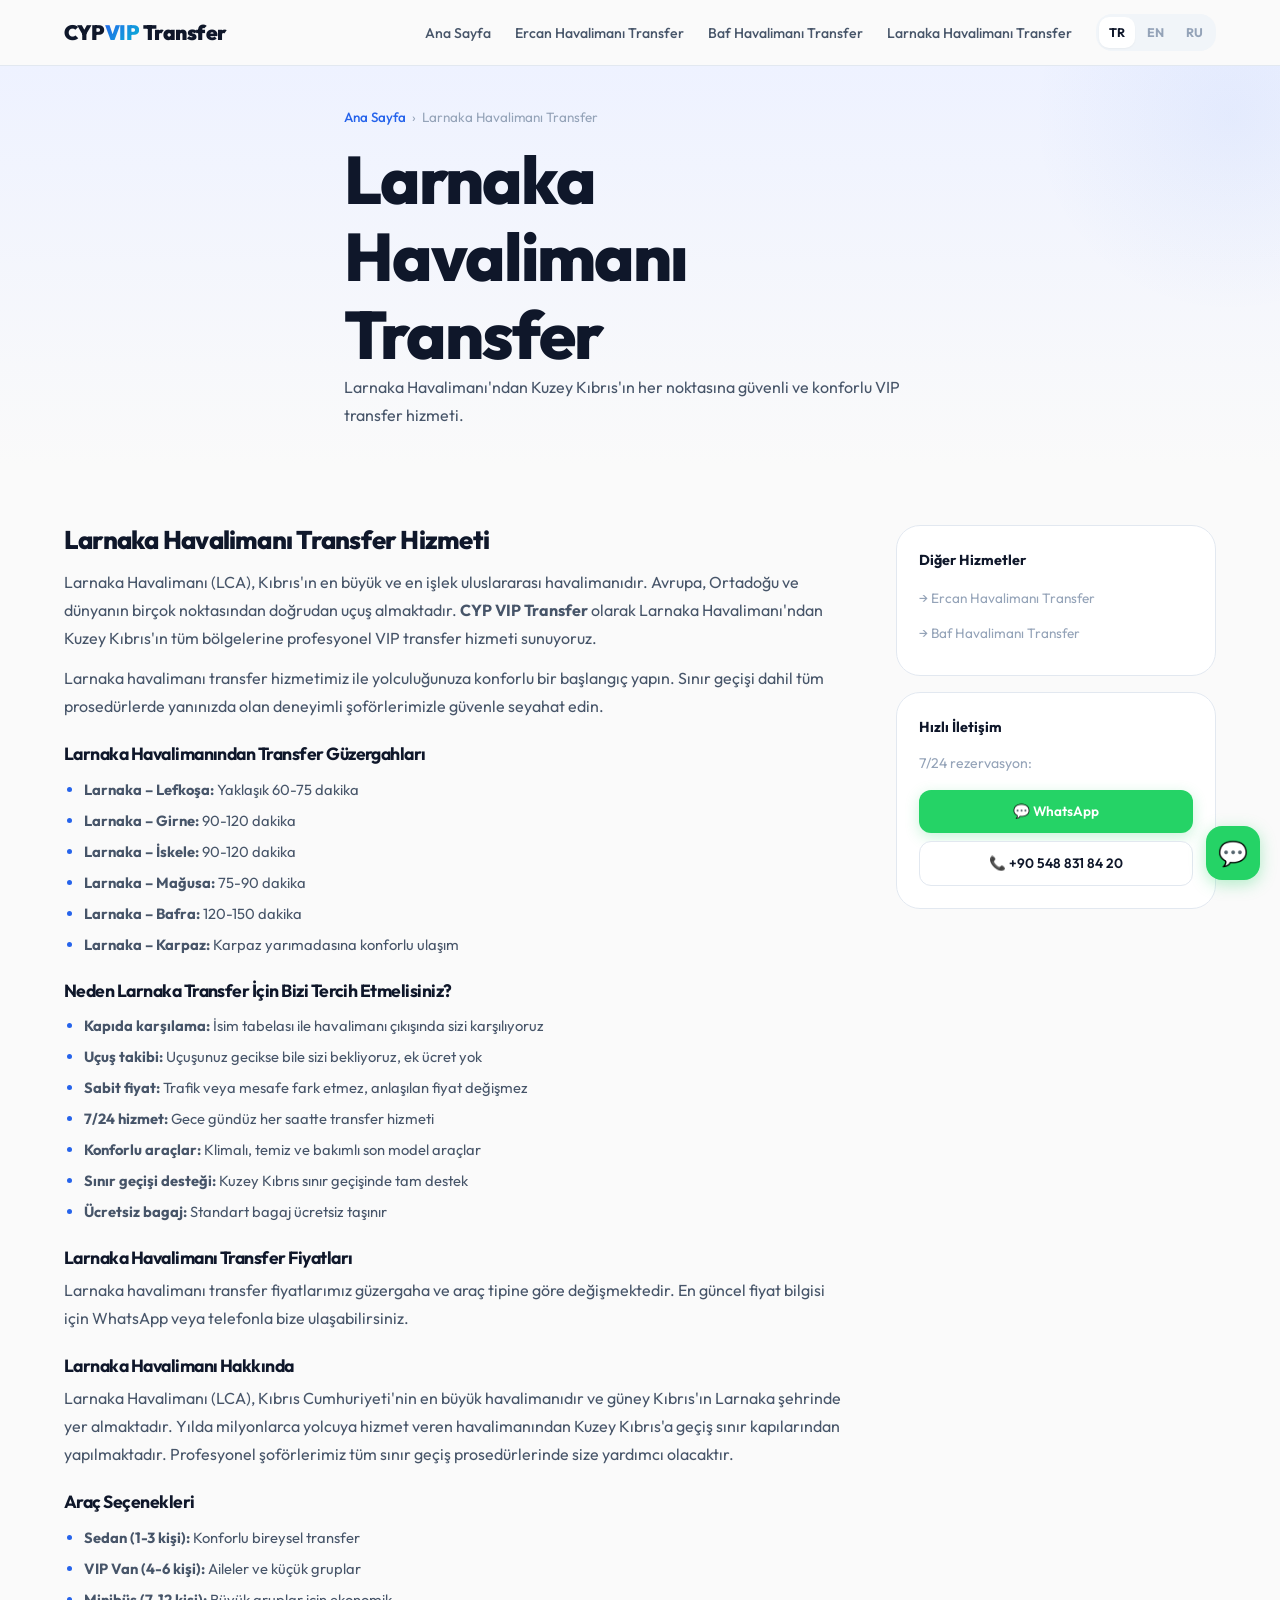
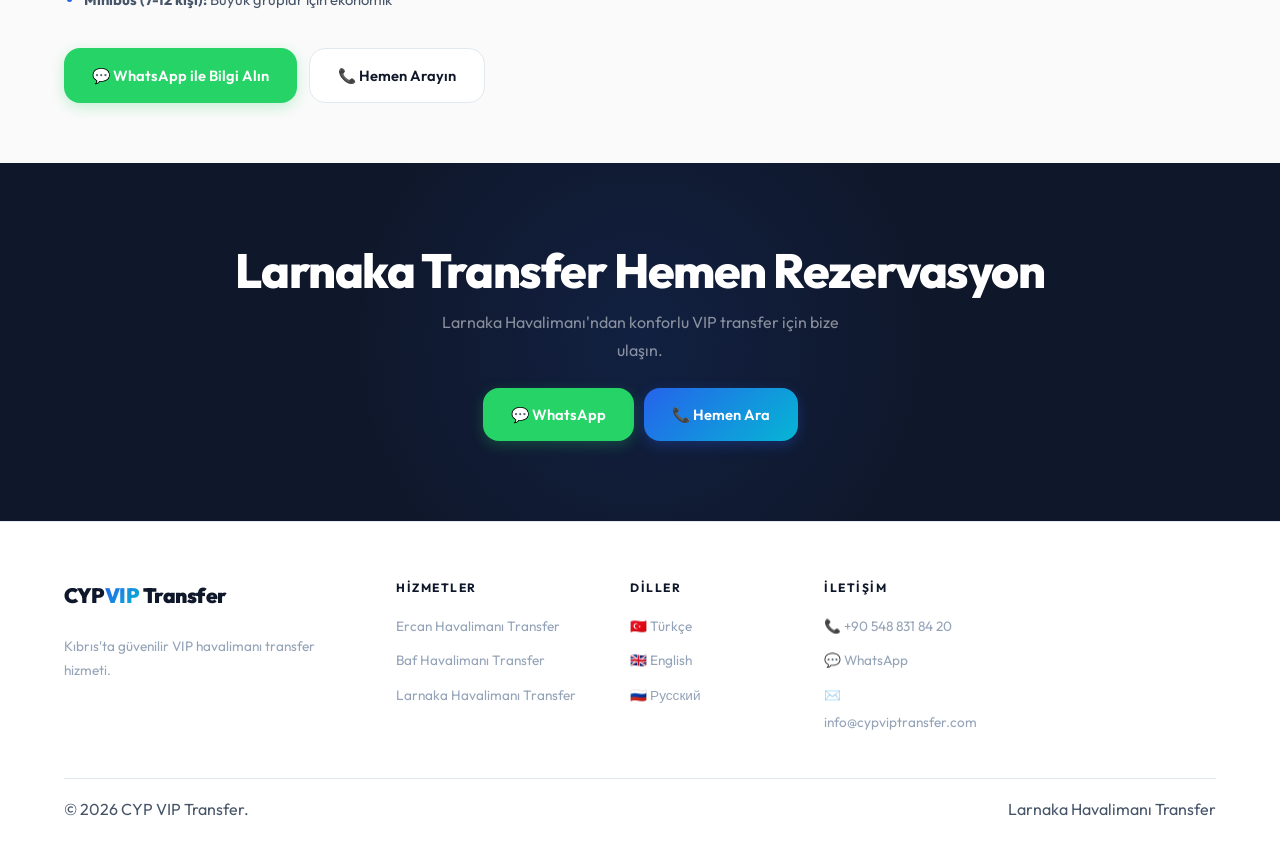
<file: larnaka-havalimani-transfer.html>
<!DOCTYPE html>
<html lang="tr">
<head>
  <meta charset="UTF-8">
  <meta name="viewport" content="width=device-width, initial-scale=1.0">
  <title>Larnaka Havalimanı Transfer | Larnaca Airport VIP Transfer | CYP VIP Transfer</title>
  <meta name="description" content="Larnaka Havalimanı transfer hizmeti. Larnaka havalimanından Kuzey Kıbrıs'a güvenilir VIP transfer. Lefkoşa, Girne, İskele, Mağusa transfer. 7/24 hizmet.">
  <meta name="keywords" content="larnaka havalimanı transfer, larnaca havalimanı transfer, larnaka transfer, larnaca airport transfer, kıbrıs transfer">
  <meta name="robots" content="index, follow">
  <link rel="canonical" href="https://cypviptransfer.com/larnaka-havalimani-transfer.html">
  <meta property="og:title" content="Larnaka Havalimanı Transfer | CYP VIP Transfer">
  <meta property="og:description" content="Larnaka Havalimanı'ndan Kuzey Kıbrıs'a VIP transfer hizmeti. Sabit fiyat, kapıda karşılama.">
  <meta property="og:url" content="https://cypviptransfer.com/larnaka-havalimani-transfer.html">
  <link rel="alternate" hreflang="tr" href="https://cypviptransfer.com/larnaka-havalimani-transfer.html">
  <link rel="alternate" hreflang="en" href="https://cypviptransfer.com/en/">
  <link rel="alternate" hreflang="ru" href="https://cypviptransfer.com/ru/">
  <link rel="stylesheet" href="style.css">
  <script type="application/ld+json">{"@context":"https://schema.org","@type":"Service","name":"Larnaka Havalimanı Transfer","provider":{"@type":"LocalBusiness","name":"CYP VIP Transfer","telephone":"+905488318420"},"areaServed":{"@type":"Place","name":"Larnaka Havalimanı, Kıbrıs"},"serviceType":"Airport Transfer"}</script>
</head>
<body>
<nav class="navbar" id="navbar"><div class="container nav-inner"><a href="/" class="nav-logo">CYP<span>VIP</span> Transfer</a><ul class="nav-links" id="navLinks"><li><a href="/">Ana Sayfa</a></li><li class="desktop-only"><a href="ercan-havalimani-transfer.html">Ercan Havalimanı Transfer</a></li><li class="desktop-only"><a href="baf-havalimani-transfer.html">Baf Havalimanı Transfer</a></li><li class="desktop-only"><a href="larnaka-havalimani-transfer.html">Larnaka Havalimanı Transfer</a></li><li class="mobile-only"><li class="nav-divider"></li></li><li class="mobile-only nav-category-title">Hizmetlerimiz</li><li class="mobile-only"><a href="ercan-havalimani-transfer.html">✈️ Ercan Havalimanı Transfer</a></li><li class="mobile-only"><a href="baf-havalimani-transfer.html">✈️ Baf Havalimanı Transfer</a></li><li class="mobile-only"><a href="larnaka-havalimani-transfer.html">✈️ Larnaka Havalimanı Transfer</a></li><li class="mobile-only"><li class="nav-divider"></li></li><li class="mobile-only"><a href="hakkimizda.html">Hakkımızda</a></li><li class="mobile-only"><a href="iletisim.html">İletişim</a></li><li class="mobile-only mobile-cta-wrap"><a href="https://wa.me/905488318420?text=Merhaba,%20transfer%20bilgi%20istiyorum." class="btn btn-whatsapp">💬 WhatsApp ile Yaz</a><a href="tel:+905488318420" class="btn btn-primary">📞 Hemen Ara</a></li><li><div class="lang-switcher"><a href="/" class="active">TR</a><a href="en/">EN</a><a href="ru/">RU</a></div></li></ul><button class="menu-toggle" id="menuToggle" aria-label="Menü"><span></span><span></span><span></span></button></div></nav>

<section class="page-hero">
  <div class="container page-hero-content">
    <nav class="breadcrumb" aria-label="Breadcrumb"><a href="/">Ana Sayfa</a> <span>›</span> <span>Larnaka Havalimanı Transfer</span></nav>
    <h1>Larnaka Havalimanı Transfer</h1>
    <p>Larnaka Havalimanı'ndan Kuzey Kıbrıs'ın her noktasına güvenli ve konforlu VIP transfer hizmeti.</p>
  </div>
</section>

<section class="content-section">
  <div class="container content-grid">
    <main class="content-main">
      <h2>Larnaka Havalimanı Transfer Hizmeti</h2>
      <p>Larnaka Havalimanı (LCA), Kıbrıs'ın en büyük ve en işlek uluslararası havalimanıdır. Avrupa, Ortadoğu ve dünyanın birçok noktasından doğrudan uçuş almaktadır. <strong>CYP VIP Transfer</strong> olarak Larnaka Havalimanı'ndan Kuzey Kıbrıs'ın tüm bölgelerine profesyonel VIP transfer hizmeti sunuyoruz.</p>
      <p>Larnaka havalimanı transfer hizmetimiz ile yolculuğunuza konforlu bir başlangıç yapın. Sınır geçişi dahil tüm prosedürlerde yanınızda olan deneyimli şoförlerimizle güvenle seyahat edin.</p>

      <h3>Larnaka Havalimanından Transfer Güzergahları</h3>
      <ul>
        <li><strong>Larnaka – Lefkoşa:</strong> Yaklaşık 60-75 dakika</li>
        <li><strong>Larnaka – Girne:</strong> 90-120 dakika</li>
        <li><strong>Larnaka – İskele:</strong> 90-120 dakika</li>
        <li><strong>Larnaka – Mağusa:</strong> 75-90 dakika</li>
        <li><strong>Larnaka – Bafra:</strong> 120-150 dakika</li>
        <li><strong>Larnaka – Karpaz:</strong> Karpaz yarımadasına konforlu ulaşım</li>
      </ul>

      <h3>Neden Larnaka Transfer İçin Bizi Tercih Etmelisiniz?</h3>
      <ul>
        <li><strong>Kapıda karşılama:</strong> İsim tabelası ile havalimanı çıkışında sizi karşılıyoruz</li>
        <li><strong>Uçuş takibi:</strong> Uçuşunuz gecikse bile sizi bekliyoruz, ek ücret yok</li>
        <li><strong>Sabit fiyat:</strong> Trafik veya mesafe fark etmez, anlaşılan fiyat değişmez</li>
        <li><strong>7/24 hizmet:</strong> Gece gündüz her saatte transfer hizmeti</li>
        <li><strong>Konforlu araçlar:</strong> Klimalı, temiz ve bakımlı son model araçlar</li>
        <li><strong>Sınır geçişi desteği:</strong> Kuzey Kıbrıs sınır geçişinde tam destek</li>
        <li><strong>Ücretsiz bagaj:</strong> Standart bagaj ücretsiz taşınır</li>
      </ul>

      <h3>Larnaka Havalimanı Transfer Fiyatları</h3>
      <p>Larnaka havalimanı transfer fiyatlarımız güzergaha ve araç tipine göre değişmektedir. En güncel fiyat bilgisi için WhatsApp veya telefonla bize ulaşabilirsiniz.</p>

      <h3>Larnaka Havalimanı Hakkında</h3>
      <p>Larnaka Havalimanı (LCA), Kıbrıs Cumhuriyeti'nin en büyük havalimanıdır ve güney Kıbrıs'ın Larnaka şehrinde yer almaktadır. Yılda milyonlarca yolcuya hizmet veren havalimanından Kuzey Kıbrıs'a geçiş sınır kapılarından yapılmaktadır. Profesyonel şoförlerimiz tüm sınır geçiş prosedürlerinde size yardımcı olacaktır.</p>

      <h3>Araç Seçenekleri</h3>
      <ul>
        <li><strong>Sedan (1-3 kişi):</strong> Konforlu bireysel transfer</li>
        <li><strong>VIP Van (4-6 kişi):</strong> Aileler ve küçük gruplar</li>
        <li><strong>Minibüs (7-12 kişi):</strong> Büyük gruplar için ekonomik</li>
      </ul>

      <div style="margin-top:36px;display:flex;gap:12px;flex-wrap:wrap;">
        <a href="https://wa.me/905488318420?text=Merhaba,%20Larnaka%20havalimanı%20transfer%20bilgi%20istiyorum." class="btn btn-whatsapp">💬 WhatsApp ile Bilgi Alın</a>
        <a href="tel:+905488318420" class="btn btn-outline">📞 Hemen Arayın</a>
      </div>
    </main>
    <aside>
      <div class="sidebar-card">
        <h4>Diğer Hizmetler</h4>
        <ul>
          <li><a href="ercan-havalimani-transfer.html">→ Ercan Havalimanı Transfer</a></li>
          <li><a href="baf-havalimani-transfer.html">→ Baf Havalimanı Transfer</a></li>
        </ul>
      </div>
      <div class="sidebar-card">
        <h4>Hızlı İletişim</h4>
        <p style="color:var(--text-muted);font-size:0.88rem;margin-bottom:14px;">7/24 rezervasyon:</p>
        <a href="https://wa.me/905488318420" class="btn btn-whatsapp btn-sm" style="width:100%;justify-content:center;">💬 WhatsApp</a>
        <a href="tel:+905488318420" class="btn btn-outline btn-sm" style="width:100%;justify-content:center;margin-top:8px;">📞 +90 548 831 84 20</a>
      </div>
    </aside>
  </div>
</section>

<section class="cta-section"><div class="container"><h2>Larnaka Transfer Hemen Rezervasyon</h2><p>Larnaka Havalimanı'ndan konforlu VIP transfer için bize ulaşın.</p><div class="cta-buttons"><a href="https://wa.me/905488318420" class="btn btn-whatsapp">💬 WhatsApp</a><a href="tel:+905488318420" class="btn btn-primary">📞 Hemen Ara</a></div></div></section>

<footer class="footer"><div class="container"><div class="footer-grid"><div class="footer-brand"><a href="/" class="nav-logo">CYP<span>VIP</span> Transfer</a><p>Kıbrıs'ta güvenilir VIP havalimanı transfer hizmeti.</p></div><div class="footer-col"><h4>Hizmetler</h4><ul><li><a href="ercan-havalimani-transfer.html">Ercan Havalimanı Transfer</a></li><li><a href="baf-havalimani-transfer.html">Baf Havalimanı Transfer</a></li><li><a href="larnaka-havalimani-transfer.html">Larnaka Havalimanı Transfer</a></li></ul></div><div class="footer-col"><h4>Diller</h4><ul><li><a href="/">🇹🇷 Türkçe</a></li><li><a href="en/">🇬🇧 English</a></li><li><a href="ru/">🇷🇺 Русский</a></li></ul></div><div class="footer-col"><h4>İletişim</h4><ul><li><a href="tel:+905488318420">📞 +90 548 831 84 20</a></li><li><a href="https://wa.me/905488318420">💬 WhatsApp</a></li><li><a href="mailto:info@cypviptransfer.com">✉️ info@cypviptransfer.com</a></li></ul></div></div><div class="footer-bottom"><p>&copy; 2026 CYP VIP Transfer.</p><p>Larnaka Havalimanı Transfer</p></div></div></footer>
<a href="https://wa.me/905488318420" class="whatsapp-float" aria-label="WhatsApp" target="_blank" rel="noopener">💬</a>
<script>
const menuToggle=document.getElementById('menuToggle');const navLinks=document.getElementById('navLinks');
menuToggle.addEventListener('click',()=>{navLinks.classList.toggle('active');menuToggle.classList.toggle('active');document.body.classList.toggle('menu-open');});
navLinks.querySelectorAll('a:not(.lang-switcher a)').forEach(link=>{link.addEventListener('click',()=>{navLinks.classList.remove('active');menuToggle.classList.remove('active');document.body.classList.remove('menu-open');});});
const o=new IntersectionObserver(e=>{e.forEach(el=>{if(el.isIntersecting){el.target.classList.add('visible');o.unobserve(el.target);}});},{threshold:0.1});document.querySelectorAll('.fade-up').forEach(el=>o.observe(el));
</script>
</body>
</html>
</file>
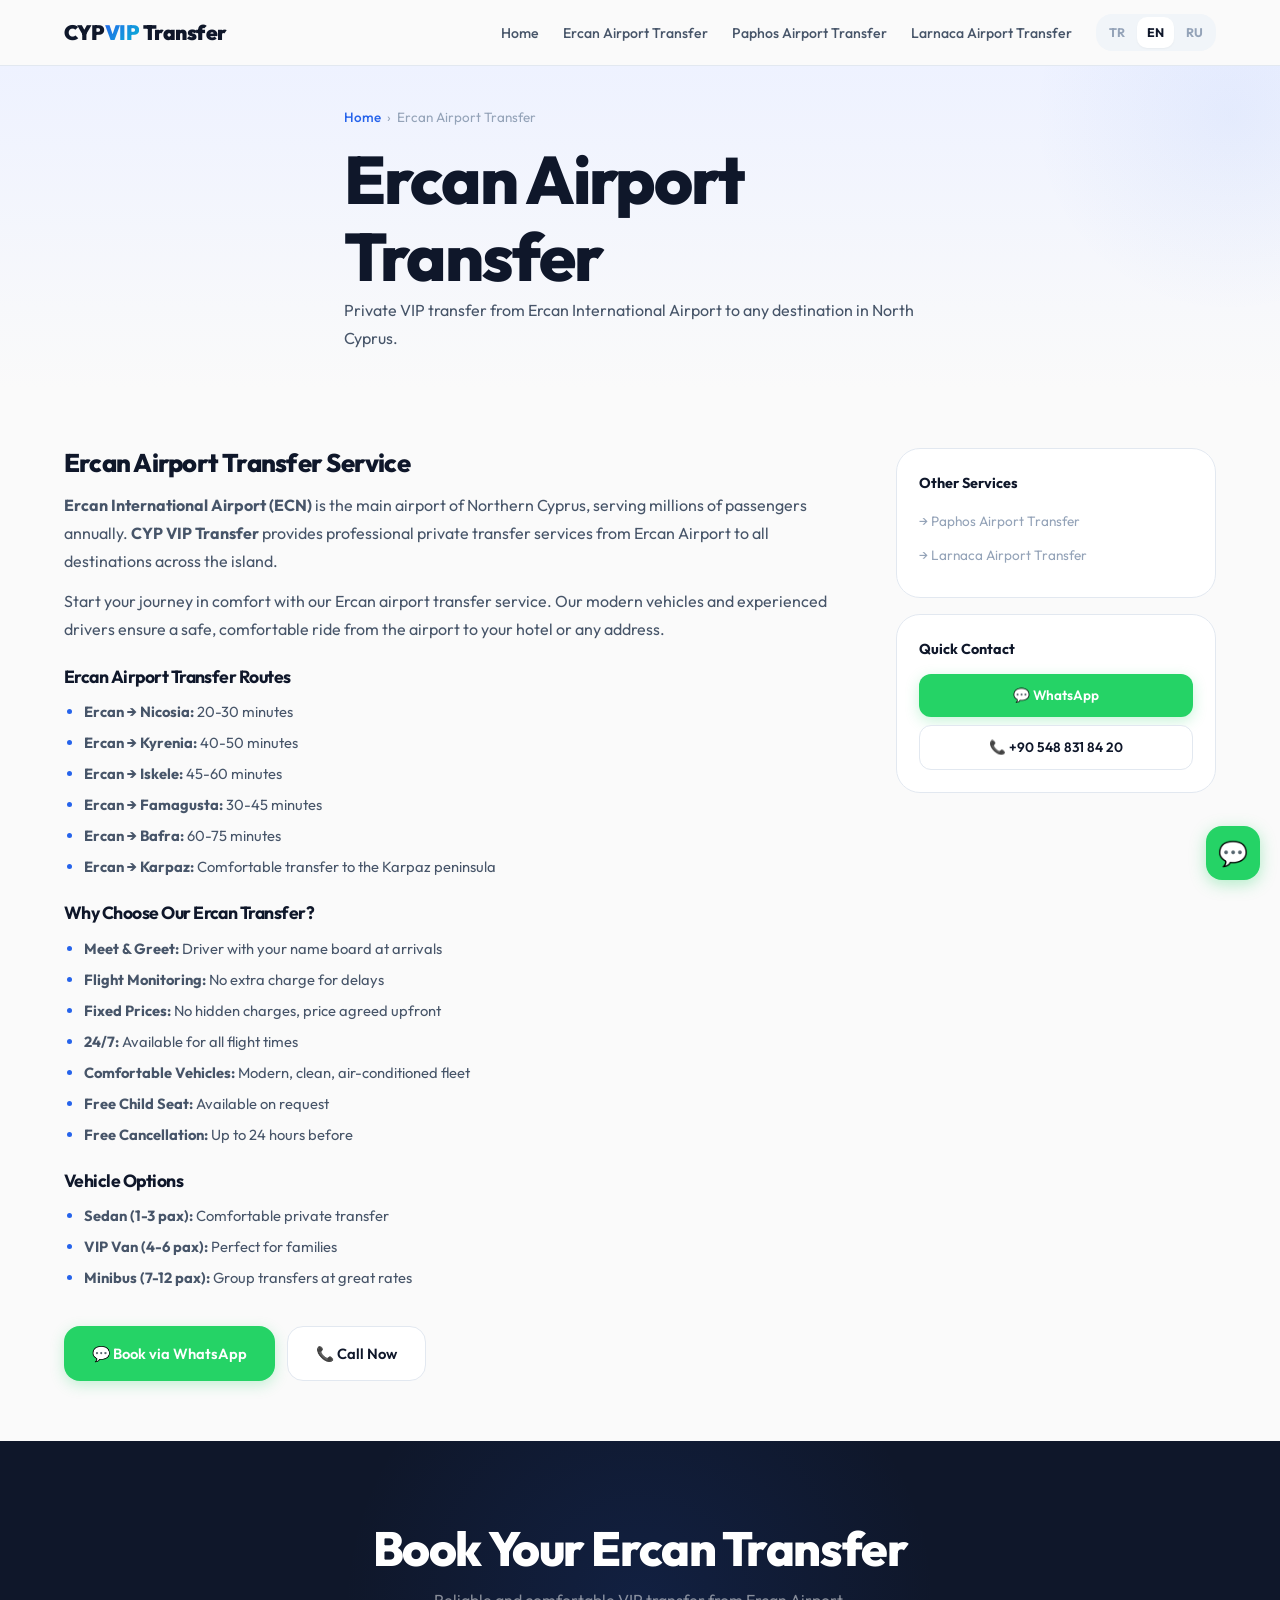
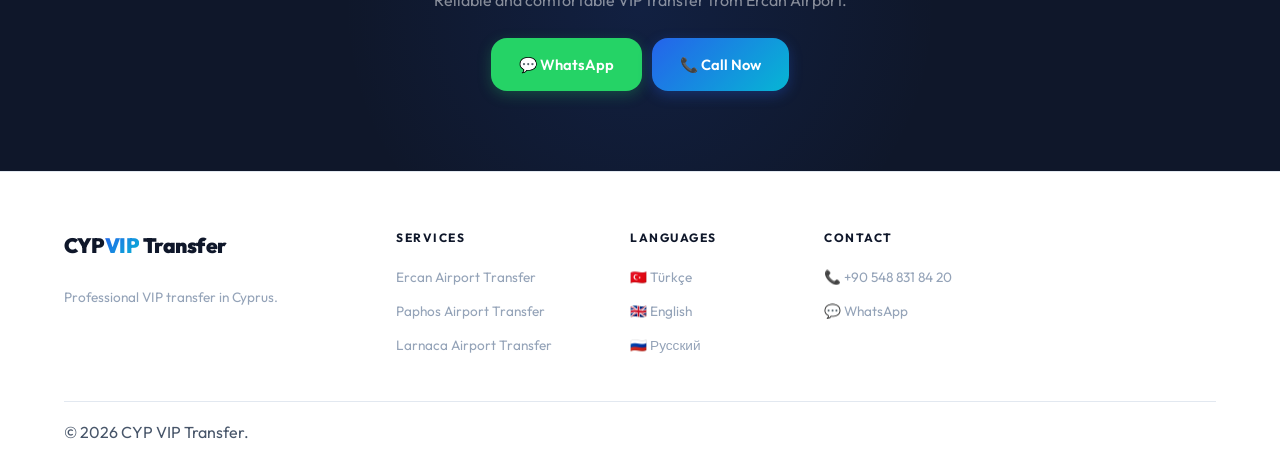
<file: en/ercan-airport-transfer.html>
<!DOCTYPE html>
<html lang="en">
<head>
  <meta charset="UTF-8">
  <meta name="viewport" content="width=device-width, initial-scale=1.0">
  <title>Ercan Airport Transfer | VIP Transfer from Ercan | CYP VIP Transfer</title>
  <meta name="description" content="Ercan airport transfer. Private VIP transfer from Ercan Airport to Nicosia, Kyrenia, Famagusta, Iskele. Meet & greet, fixed prices, 24/7.">
  <meta name="keywords" content="ercan airport transfer, ercan airport private transfer, north cyprus airport transfer, ercan vip transfer">
  <meta name="robots" content="index, follow">
  <link rel="canonical" href="https://cypviptransfer.com/en/ercan-airport-transfer.html">
  <meta property="og:title" content="Ercan Airport Transfer | CYP VIP Transfer">
  <link rel="alternate" hreflang="tr" href="https://cypviptransfer.com/ercan-havalimani-transfer.html">
  <link rel="alternate" hreflang="en" href="https://cypviptransfer.com/en/ercan-airport-transfer.html">
  <link rel="alternate" hreflang="ru" href="https://cypviptransfer.com/ru/">
  <link rel="stylesheet" href="../style.css">
  <script type="application/ld+json">{"@context":"https://schema.org","@type":"Service","name":"Ercan Airport Transfer","provider":{"@type":"LocalBusiness","name":"CYP VIP Transfer","telephone":"+905488318420"},"areaServed":{"@type":"Place","name":"Ercan Airport, North Cyprus"},"serviceType":"Airport Transfer"}</script>
</head>
<body>
<nav class="navbar" id="navbar"><div class="container nav-inner"><a href="/en/" class="nav-logo">CYP<span>VIP</span> Transfer</a><ul class="nav-links" id="navLinks"><li><a href="/en/">Home</a></li><li class="desktop-only"><a href="/en/ercan-airport-transfer.html">Ercan Airport Transfer</a></li><li class="desktop-only"><a href="/en/paphos-airport-transfer.html">Paphos Airport Transfer</a></li><li class="desktop-only"><a href="/en/larnaca-airport-transfer.html">Larnaca Airport Transfer</a></li><li class="mobile-only"><li class="nav-divider"></li></li><li class="mobile-only nav-category-title">Our Services</li><li class="mobile-only"><a href="/en/ercan-airport-transfer.html">✈️ Ercan Airport Transfer</a></li><li class="mobile-only"><a href="/en/paphos-airport-transfer.html">✈️ Paphos Airport Transfer</a></li><li class="mobile-only"><a href="/en/larnaca-airport-transfer.html">✈️ Larnaca Airport Transfer</a></li><li class="mobile-only"><li class="nav-divider"></li></li><li class="mobile-only mobile-cta-wrap"><a href="https://wa.me/905488318420?text=Hello,%20I%20need%20airport%20transfer." class="btn btn-whatsapp">💬 Book via WhatsApp</a><a href="tel:+905488318420" class="btn btn-primary">📞 Call Now</a></li><li><div class="lang-switcher"><a href="/">TR</a><a href="/en/" class="active">EN</a><a href="/ru/">RU</a></div></li></ul><button class="menu-toggle" id="menuToggle" aria-label="Menu"><span></span><span></span><span></span></button></div></nav>

<section class="page-hero"><div class="container page-hero-content"><nav class="breadcrumb" aria-label="Breadcrumb"><a href="/en/">Home</a> <span>›</span> <span>Ercan Airport Transfer</span></nav><h1>Ercan Airport Transfer</h1><p>Private VIP transfer from Ercan International Airport to any destination in North Cyprus.</p></div></section>

<section class="content-section"><div class="container content-grid"><main class="content-main">
<h2>Ercan Airport Transfer Service</h2>
<p><strong>Ercan International Airport (ECN)</strong> is the main airport of Northern Cyprus, serving millions of passengers annually. <strong>CYP VIP Transfer</strong> provides professional private transfer services from Ercan Airport to all destinations across the island.</p>
<p>Start your journey in comfort with our Ercan airport transfer service. Our modern vehicles and experienced drivers ensure a safe, comfortable ride from the airport to your hotel or any address.</p>

<h3>Ercan Airport Transfer Routes</h3>
<ul>
<li><strong>Ercan → Nicosia:</strong> 20-30 minutes</li>
<li><strong>Ercan → Kyrenia:</strong> 40-50 minutes</li>
<li><strong>Ercan → Iskele:</strong> 45-60 minutes</li>
<li><strong>Ercan → Famagusta:</strong> 30-45 minutes</li>
<li><strong>Ercan → Bafra:</strong> 60-75 minutes</li>
<li><strong>Ercan → Karpaz:</strong> Comfortable transfer to the Karpaz peninsula</li>
</ul>

<h3>Why Choose Our Ercan Transfer?</h3>
<ul>
<li><strong>Meet & Greet:</strong> Driver with your name board at arrivals</li>
<li><strong>Flight Monitoring:</strong> No extra charge for delays</li>
<li><strong>Fixed Prices:</strong> No hidden charges, price agreed upfront</li>
<li><strong>24/7:</strong> Available for all flight times</li>
<li><strong>Comfortable Vehicles:</strong> Modern, clean, air-conditioned fleet</li>
<li><strong>Free Child Seat:</strong> Available on request</li>
<li><strong>Free Cancellation:</strong> Up to 24 hours before</li>
</ul>

<h3>Vehicle Options</h3>
<ul>
<li><strong>Sedan (1-3 pax):</strong> Comfortable private transfer</li>
<li><strong>VIP Van (4-6 pax):</strong> Perfect for families</li>
<li><strong>Minibus (7-12 pax):</strong> Group transfers at great rates</li>
</ul>

<div style="margin-top:36px;display:flex;gap:12px;flex-wrap:wrap;">
<a href="https://wa.me/905488318420?text=Hello,%20I%20need%20Ercan%20airport%20transfer." class="btn btn-whatsapp">💬 Book via WhatsApp</a>
<a href="tel:+905488318420" class="btn btn-outline">📞 Call Now</a>
</div>
</main>
<aside>
<div class="sidebar-card"><h4>Other Services</h4><ul><li><a href="/en/paphos-airport-transfer.html">→ Paphos Airport Transfer</a></li><li><a href="/en/larnaca-airport-transfer.html">→ Larnaca Airport Transfer</a></li></ul></div>
<div class="sidebar-card"><h4>Quick Contact</h4><a href="https://wa.me/905488318420" class="btn btn-whatsapp btn-sm" style="width:100%;justify-content:center;">💬 WhatsApp</a><a href="tel:+905488318420" class="btn btn-outline btn-sm" style="width:100%;justify-content:center;margin-top:8px;">📞 +90 548 831 84 20</a></div>
</aside></div></section>

<section class="cta-section"><div class="container"><h2>Book Your Ercan Transfer</h2><p>Reliable and comfortable VIP transfer from Ercan Airport.</p><div class="cta-buttons"><a href="https://wa.me/905488318420" class="btn btn-whatsapp">💬 WhatsApp</a><a href="tel:+905488318420" class="btn btn-primary">📞 Call Now</a></div></div></section>

<footer class="footer"><div class="container"><div class="footer-grid"><div class="footer-brand"><a href="/en/" class="nav-logo">CYP<span>VIP</span> Transfer</a><p>Professional VIP transfer in Cyprus.</p></div><div class="footer-col"><h4>Services</h4><ul><li><a href="/en/ercan-airport-transfer.html">Ercan Airport Transfer</a></li><li><a href="/en/paphos-airport-transfer.html">Paphos Airport Transfer</a></li><li><a href="/en/larnaca-airport-transfer.html">Larnaca Airport Transfer</a></li></ul></div><div class="footer-col"><h4>Languages</h4><ul><li><a href="/">🇹🇷 Türkçe</a></li><li><a href="/en/">🇬🇧 English</a></li><li><a href="/ru/">🇷🇺 Русский</a></li></ul></div><div class="footer-col"><h4>Contact</h4><ul><li><a href="tel:+905488318420">📞 +90 548 831 84 20</a></li><li><a href="https://wa.me/905488318420">💬 WhatsApp</a></li></ul></div></div><div class="footer-bottom"><p>&copy; 2026 CYP VIP Transfer.</p></div></div></footer>
<a href="https://wa.me/905488318420" class="whatsapp-float" aria-label="WhatsApp" target="_blank" rel="noopener">💬</a>
<script>
const menuToggle=document.getElementById('menuToggle');const navLinks=document.getElementById('navLinks');
menuToggle.addEventListener('click',()=>{navLinks.classList.toggle('active');menuToggle.classList.toggle('active');document.body.classList.toggle('menu-open');});
navLinks.querySelectorAll('a:not(.lang-switcher a)').forEach(link=>{link.addEventListener('click',()=>{navLinks.classList.remove('active');menuToggle.classList.remove('active');document.body.classList.remove('menu-open');});});
const o=new IntersectionObserver(e=>{e.forEach(el=>{if(el.isIntersecting){el.target.classList.add('visible');o.unobserve(el.target);}});},{threshold:0.1});document.querySelectorAll('.fade-up').forEach(el=>o.observe(el));
</script>
</body>
</html>
</file>
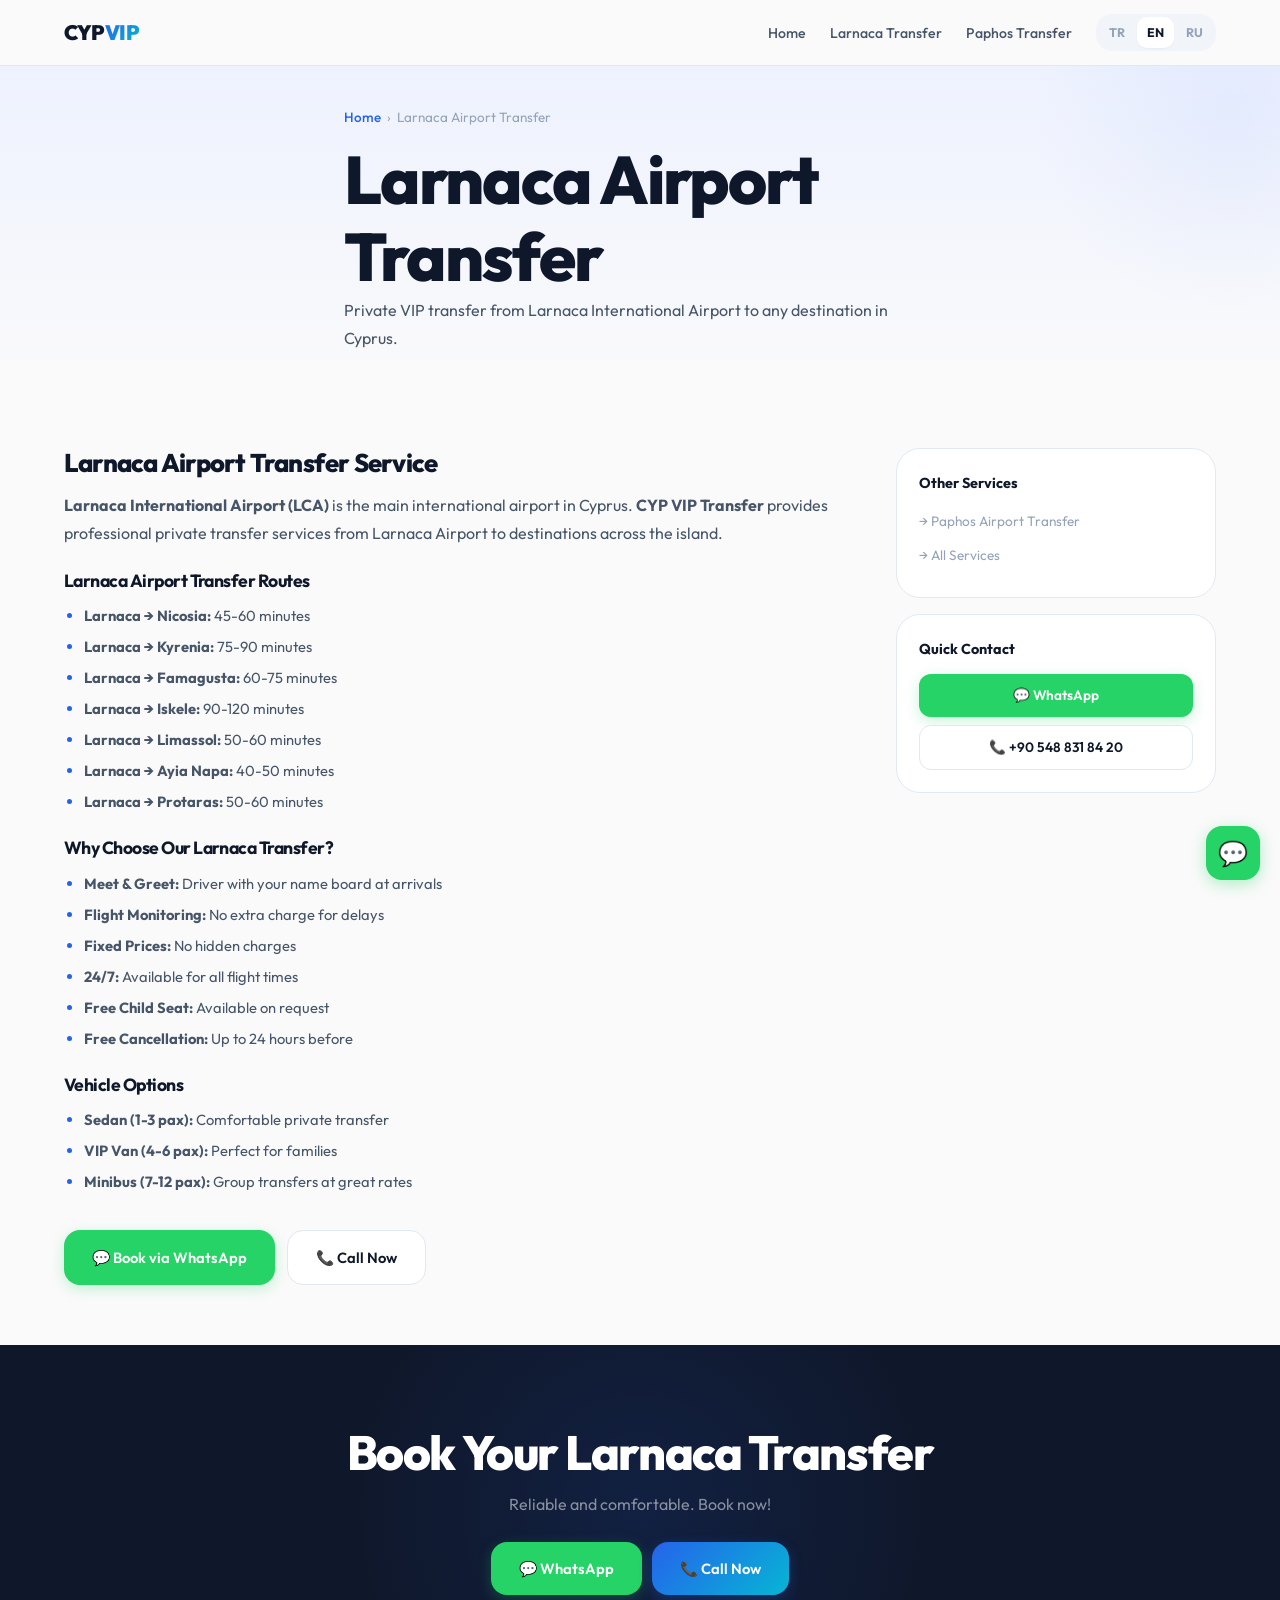
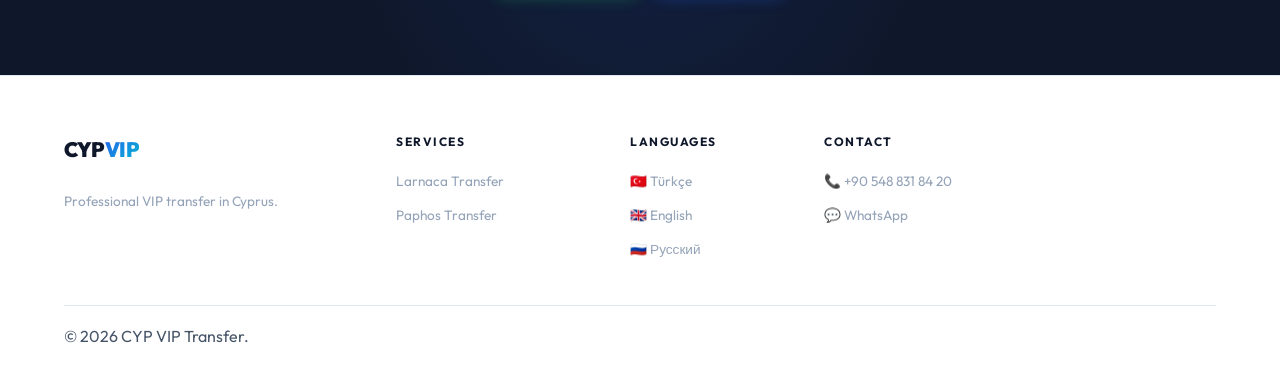
<file: en/larnaca-airport-transfer.html>
<!DOCTYPE html>
<html lang="en">
<head>
  <meta charset="UTF-8">
  <meta name="viewport" content="width=device-width, initial-scale=1.0">
  <title>Larnaca Airport Transfer | VIP Transfer from Larnaca | CYP VIP Transfer</title>
  <meta name="description" content="Larnaca airport transfer. Private VIP transfer from Larnaca Airport to Nicosia, Kyrenia, Famagusta, Iskele. Meet & greet, fixed prices, 24/7.">
  <meta name="keywords" content="larnaca airport transfer, larnaca airport private transfer, larnaca transfer, cyprus airport transfer">
  <meta name="robots" content="index, follow">
  <link rel="canonical" href="https://cypviptransfer.com/en/larnaca-airport-transfer.html">
  <meta property="og:title" content="Larnaca Airport Transfer | CYP VIP Transfer">
  <link rel="alternate" hreflang="tr" href="https://cypviptransfer.com/">
  <link rel="alternate" hreflang="en" href="https://cypviptransfer.com/en/larnaca-airport-transfer.html">
  <link rel="alternate" hreflang="ru" href="https://cypviptransfer.com/ru/">
  <link rel="stylesheet" href="../style.css">
  <script type="application/ld+json">{"@context":"https://schema.org","@type":"Service","name":"Larnaca Airport Transfer","provider":{"@type":"LocalBusiness","name":"CYP VIP Transfer","telephone":"+905488318420"},"areaServed":{"@type":"Place","name":"Larnaca, Cyprus"},"serviceType":"Airport Transfer"}</script>
</head>
<body>
<nav class="navbar" id="navbar"><div class="container nav-inner"><a href="/en/" class="nav-logo">CYP<span>VIP</span></a><ul class="nav-links" id="navLinks"><li><a href="/en/">Home</a></li><li><a href="/en/larnaca-airport-transfer.html">Larnaca Transfer</a></li><li><a href="/en/paphos-airport-transfer.html">Paphos Transfer</a></li><li><div class="lang-switcher"><a href="/">TR</a><a href="/en/" class="active">EN</a><a href="/ru/">RU</a></div></li></ul><button class="menu-toggle" id="menuToggle" aria-label="Menu"><span></span><span></span><span></span></button></div></nav>

<section class="page-hero"><div class="container page-hero-content"><nav class="breadcrumb" aria-label="Breadcrumb"><a href="/en/">Home</a> <span>›</span> <span>Larnaca Airport Transfer</span></nav><h1>Larnaca Airport Transfer</h1><p>Private VIP transfer from Larnaca International Airport to any destination in Cyprus.</p></div></section>

<section class="content-section"><div class="container content-grid"><main class="content-main">
<h2>Larnaca Airport Transfer Service</h2>
<p><strong>Larnaca International Airport (LCA)</strong> is the main international airport in Cyprus. <strong>CYP VIP Transfer</strong> provides professional private transfer services from Larnaca Airport to destinations across the island.</p>
<h3>Larnaca Airport Transfer Routes</h3>
<ul>
<li><strong>Larnaca → Nicosia:</strong> 45-60 minutes</li>
<li><strong>Larnaca → Kyrenia:</strong> 75-90 minutes</li>
<li><strong>Larnaca → Famagusta:</strong> 60-75 minutes</li>
<li><strong>Larnaca → Iskele:</strong> 90-120 minutes</li>
<li><strong>Larnaca → Limassol:</strong> 50-60 minutes</li>
<li><strong>Larnaca → Ayia Napa:</strong> 40-50 minutes</li>
<li><strong>Larnaca → Protaras:</strong> 50-60 minutes</li>
</ul>
<h3>Why Choose Our Larnaca Transfer?</h3>
<ul>
<li><strong>Meet & Greet:</strong> Driver with your name board at arrivals</li>
<li><strong>Flight Monitoring:</strong> No extra charge for delays</li>
<li><strong>Fixed Prices:</strong> No hidden charges</li>
<li><strong>24/7:</strong> Available for all flight times</li>
<li><strong>Free Child Seat:</strong> Available on request</li>
<li><strong>Free Cancellation:</strong> Up to 24 hours before</li>
</ul>
<h3>Vehicle Options</h3>
<ul>
<li><strong>Sedan (1-3 pax):</strong> Comfortable private transfer</li>
<li><strong>VIP Van (4-6 pax):</strong> Perfect for families</li>
<li><strong>Minibus (7-12 pax):</strong> Group transfers at great rates</li>
</ul>
<div style="margin-top:36px;display:flex;gap:12px;flex-wrap:wrap;">
<a href="https://wa.me/905488318420?text=Hello,%20I%20need%20Larnaca%20airport%20transfer." class="btn btn-whatsapp">💬 Book via WhatsApp</a>
<a href="tel:+905488318420" class="btn btn-outline">📞 Call Now</a>
</div>
</main>
<aside>
<div class="sidebar-card"><h4>Other Services</h4><ul><li><a href="/en/paphos-airport-transfer.html">→ Paphos Airport Transfer</a></li><li><a href="/en/">→ All Services</a></li></ul></div>
<div class="sidebar-card"><h4>Quick Contact</h4><a href="https://wa.me/905488318420" class="btn btn-whatsapp btn-sm" style="width:100%;justify-content:center;">💬 WhatsApp</a><a href="tel:+905488318420" class="btn btn-outline btn-sm" style="width:100%;justify-content:center;margin-top:8px;">📞 +90 548 831 84 20</a></div>
</aside></div></section>

<section class="cta-section"><div class="container"><h2>Book Your Larnaca Transfer</h2><p>Reliable and comfortable. Book now!</p><div class="cta-buttons"><a href="https://wa.me/905488318420" class="btn btn-whatsapp">💬 WhatsApp</a><a href="tel:+905488318420" class="btn btn-primary">📞 Call Now</a></div></div></section>

<footer class="footer"><div class="container"><div class="footer-grid"><div class="footer-brand"><a href="/en/" class="nav-logo">CYP<span>VIP</span></a><p>Professional VIP transfer in Cyprus.</p></div><div class="footer-col"><h4>Services</h4><ul><li><a href="/en/larnaca-airport-transfer.html">Larnaca Transfer</a></li><li><a href="/en/paphos-airport-transfer.html">Paphos Transfer</a></li></ul></div><div class="footer-col"><h4>Languages</h4><ul><li><a href="/">🇹🇷 Türkçe</a></li><li><a href="/en/">🇬🇧 English</a></li><li><a href="/ru/">🇷🇺 Русский</a></li></ul></div><div class="footer-col"><h4>Contact</h4><ul><li><a href="tel:+905488318420">📞 +90 548 831 84 20</a></li><li><a href="https://wa.me/905488318420">💬 WhatsApp</a></li></ul></div></div><div class="footer-bottom"><p>&copy; 2026 CYP VIP Transfer.</p></div></div></footer>
<a href="https://wa.me/905488318420" class="whatsapp-float" aria-label="WhatsApp" target="_blank" rel="noopener">💬</a>
<script>document.getElementById('menuToggle').addEventListener('click',()=>{document.getElementById('navLinks').classList.toggle('active');});const o=new IntersectionObserver(e=>{e.forEach(el=>{if(el.isIntersecting){el.target.classList.add('visible');o.unobserve(el.target);}});},{threshold:0.1});document.querySelectorAll('.fade-up').forEach(el=>o.observe(el));</script>
</body>
</html>
</file>
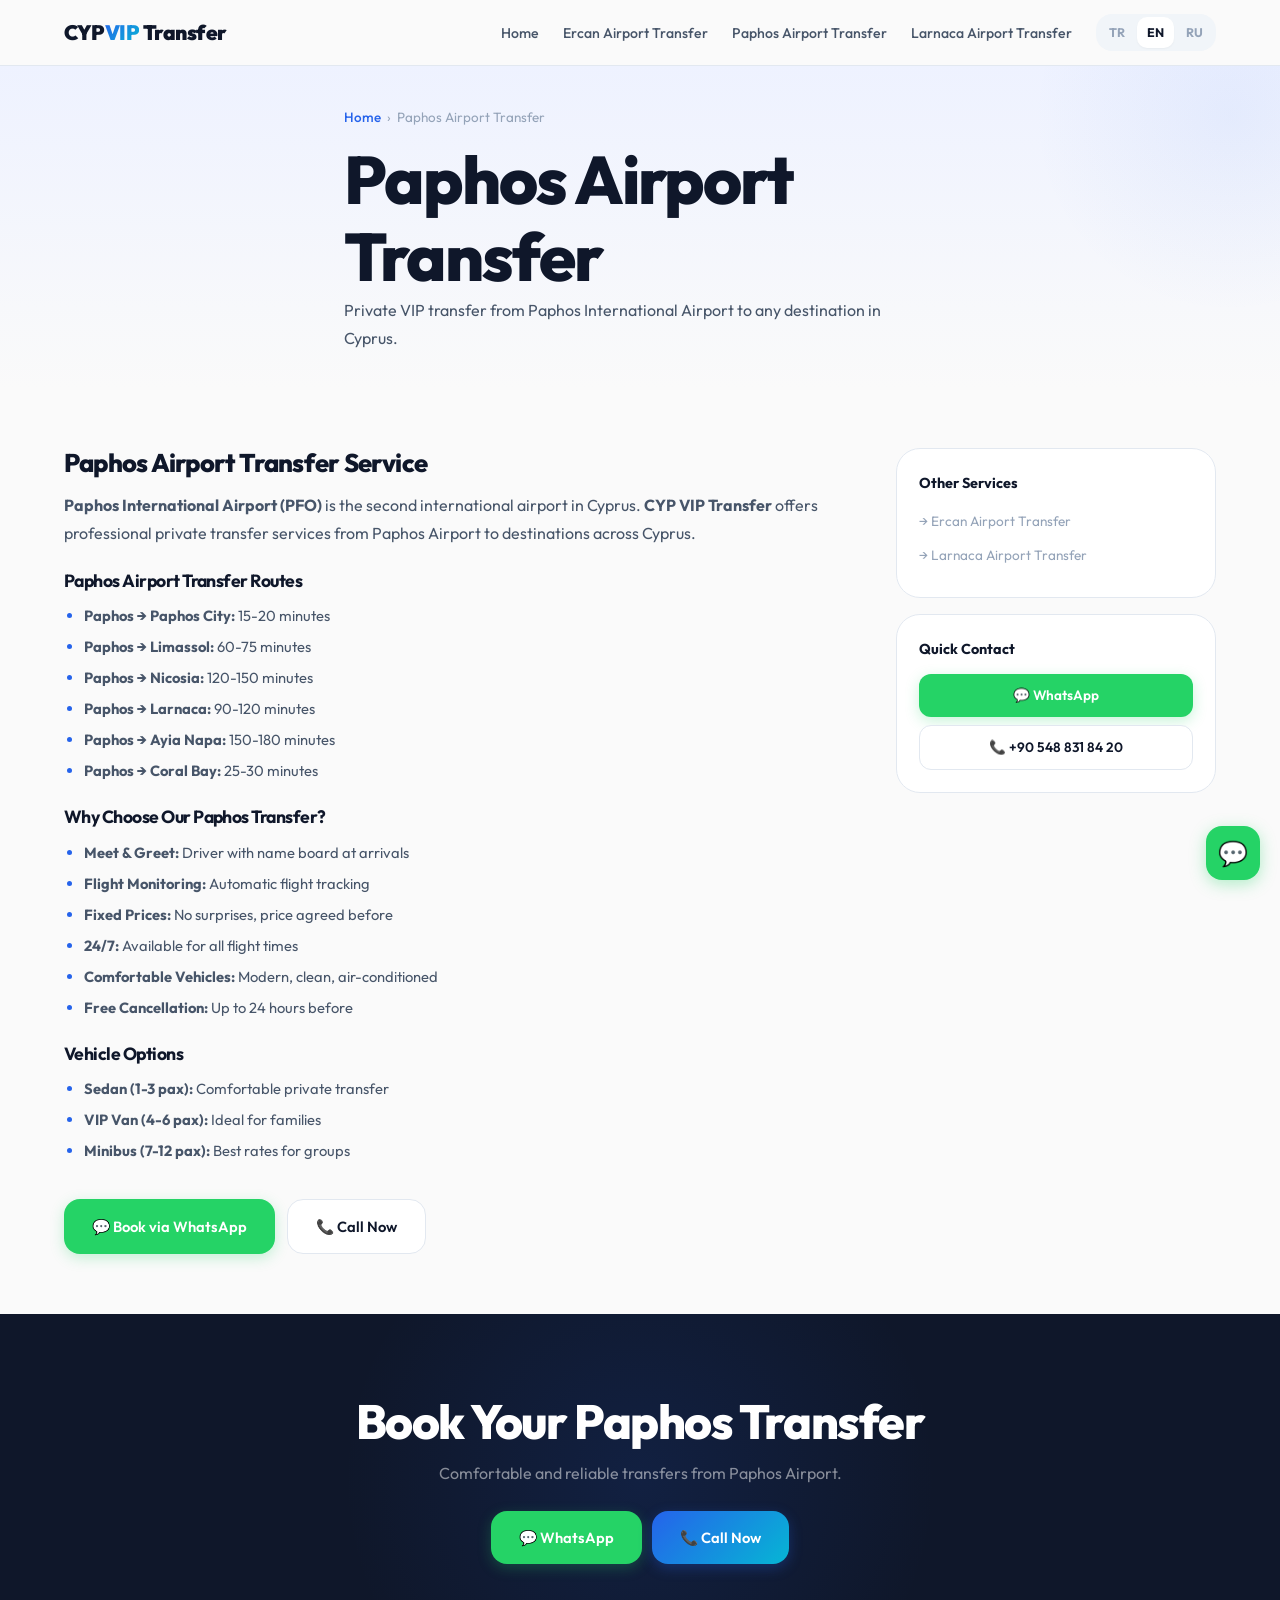
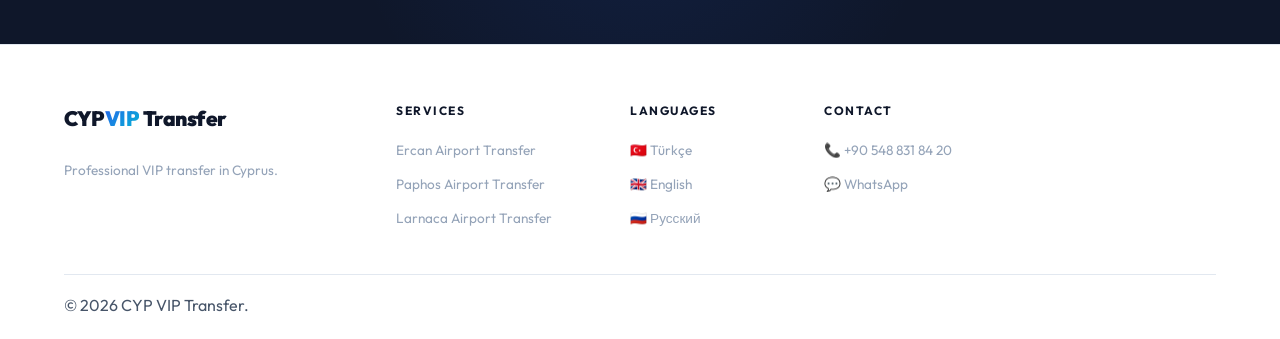
<file: en/paphos-airport-transfer.html>
<!DOCTYPE html>
<html lang="en">
<head>
  <meta charset="UTF-8">
  <meta name="viewport" content="width=device-width, initial-scale=1.0">
  <title>Paphos Airport Transfer | VIP Transfer from Paphos | CYP VIP Transfer</title>
  <meta name="description" content="Paphos airport transfer. Private VIP transfer from Paphos Airport to Limassol, Nicosia, Kyrenia and all Cyprus. Fixed prices, 24/7.">
  <meta name="keywords" content="paphos airport transfer, paphos airport private transfer, paphos transfer, paphos to limassol transfer">
  <meta name="robots" content="index, follow">
  <link rel="canonical" href="https://cypviptransfer.com/en/paphos-airport-transfer.html">
  <meta property="og:title" content="Paphos Airport Transfer | CYP VIP Transfer">
  <link rel="alternate" hreflang="tr" href="https://cypviptransfer.com/">
  <link rel="alternate" hreflang="en" href="https://cypviptransfer.com/en/paphos-airport-transfer.html">
  <link rel="alternate" hreflang="ru" href="https://cypviptransfer.com/ru/">
  <link rel="stylesheet" href="../style.css">
  <script type="application/ld+json">{"@context":"https://schema.org","@type":"Service","name":"Paphos Airport Transfer","provider":{"@type":"LocalBusiness","name":"CYP VIP Transfer","telephone":"+905488318420"},"areaServed":{"@type":"Place","name":"Paphos, Cyprus"},"serviceType":"Airport Transfer"}</script>
</head>
<body>
<nav class="navbar" id="navbar"><div class="container nav-inner"><a href="/en/" class="nav-logo">CYP<span>VIP</span> Transfer</a><ul class="nav-links" id="navLinks"><li><a href="/en/">Home</a></li><li class="desktop-only"><a href="/en/ercan-airport-transfer.html">Ercan Airport Transfer</a></li><li class="desktop-only"><a href="/en/paphos-airport-transfer.html">Paphos Airport Transfer</a></li><li class="desktop-only"><a href="/en/larnaca-airport-transfer.html">Larnaca Airport Transfer</a></li><li class="mobile-only"><li class="nav-divider"></li></li><li class="mobile-only nav-category-title">Our Services</li><li class="mobile-only"><a href="/en/ercan-airport-transfer.html">✈️ Ercan Airport Transfer</a></li><li class="mobile-only"><a href="/en/paphos-airport-transfer.html">✈️ Paphos Airport Transfer</a></li><li class="mobile-only"><a href="/en/larnaca-airport-transfer.html">✈️ Larnaca Airport Transfer</a></li><li class="mobile-only"><li class="nav-divider"></li></li><li class="mobile-only mobile-cta-wrap"><a href="https://wa.me/905488318420?text=Hello,%20I%20need%20airport%20transfer." class="btn btn-whatsapp">💬 Book via WhatsApp</a><a href="tel:+905488318420" class="btn btn-primary">📞 Call Now</a></li><li><div class="lang-switcher"><a href="/">TR</a><a href="/en/" class="active">EN</a><a href="/ru/">RU</a></div></li></ul><button class="menu-toggle" id="menuToggle" aria-label="Menu"><span></span><span></span><span></span></button></div></nav>

<section class="page-hero"><div class="container page-hero-content"><nav class="breadcrumb" aria-label="Breadcrumb"><a href="/en/">Home</a> <span>›</span> <span>Paphos Airport Transfer</span></nav><h1>Paphos Airport Transfer</h1><p>Private VIP transfer from Paphos International Airport to any destination in Cyprus.</p></div></section>

<section class="content-section"><div class="container content-grid"><main class="content-main">
<h2>Paphos Airport Transfer Service</h2>
<p><strong>Paphos International Airport (PFO)</strong> is the second international airport in Cyprus. <strong>CYP VIP Transfer</strong> offers professional private transfer services from Paphos Airport to destinations across Cyprus.</p>
<h3>Paphos Airport Transfer Routes</h3>
<ul>
<li><strong>Paphos → Paphos City:</strong> 15-20 minutes</li>
<li><strong>Paphos → Limassol:</strong> 60-75 minutes</li>
<li><strong>Paphos → Nicosia:</strong> 120-150 minutes</li>
<li><strong>Paphos → Larnaca:</strong> 90-120 minutes</li>
<li><strong>Paphos → Ayia Napa:</strong> 150-180 minutes</li>
<li><strong>Paphos → Coral Bay:</strong> 25-30 minutes</li>
</ul>
<h3>Why Choose Our Paphos Transfer?</h3>
<ul>
<li><strong>Meet & Greet:</strong> Driver with name board at arrivals</li>
<li><strong>Flight Monitoring:</strong> Automatic flight tracking</li>
<li><strong>Fixed Prices:</strong> No surprises, price agreed before</li>
<li><strong>24/7:</strong> Available for all flight times</li>
<li><strong>Comfortable Vehicles:</strong> Modern, clean, air-conditioned</li>
<li><strong>Free Cancellation:</strong> Up to 24 hours before</li>
</ul>
<h3>Vehicle Options</h3>
<ul>
<li><strong>Sedan (1-3 pax):</strong> Comfortable private transfer</li>
<li><strong>VIP Van (4-6 pax):</strong> Ideal for families</li>
<li><strong>Minibus (7-12 pax):</strong> Best rates for groups</li>
</ul>
<div style="margin-top:36px;display:flex;gap:12px;flex-wrap:wrap;">
<a href="https://wa.me/905488318420?text=Hello,%20I%20need%20Paphos%20airport%20transfer." class="btn btn-whatsapp">💬 Book via WhatsApp</a>
<a href="tel:+905488318420" class="btn btn-outline">📞 Call Now</a>
</div>
</main>
<aside>
<div class="sidebar-card"><h4>Other Services</h4><ul><li><a href="/en/ercan-airport-transfer.html">→ Ercan Airport Transfer</a></li><li><a href="/en/larnaca-airport-transfer.html">→ Larnaca Airport Transfer</a></li></ul></div>
<div class="sidebar-card"><h4>Quick Contact</h4><a href="https://wa.me/905488318420" class="btn btn-whatsapp btn-sm" style="width:100%;justify-content:center;">💬 WhatsApp</a><a href="tel:+905488318420" class="btn btn-outline btn-sm" style="width:100%;justify-content:center;margin-top:8px;">📞 +90 548 831 84 20</a></div>
</aside></div></section>

<section class="cta-section"><div class="container"><h2>Book Your Paphos Transfer</h2><p>Comfortable and reliable transfers from Paphos Airport.</p><div class="cta-buttons"><a href="https://wa.me/905488318420" class="btn btn-whatsapp">💬 WhatsApp</a><a href="tel:+905488318420" class="btn btn-primary">📞 Call Now</a></div></div></section>

<footer class="footer"><div class="container"><div class="footer-grid"><div class="footer-brand"><a href="/en/" class="nav-logo">CYP<span>VIP</span> Transfer</a><p>Professional VIP transfer in Cyprus.</p></div><div class="footer-col"><h4>Services</h4><ul><li><a href="/en/ercan-airport-transfer.html">Ercan Airport Transfer</a></li><li><a href="/en/paphos-airport-transfer.html">Paphos Airport Transfer</a></li><li><a href="/en/larnaca-airport-transfer.html">Larnaca Airport Transfer</a></li></ul></div><div class="footer-col"><h4>Languages</h4><ul><li><a href="/">🇹🇷 Türkçe</a></li><li><a href="/en/">🇬🇧 English</a></li><li><a href="/ru/">🇷🇺 Русский</a></li></ul></div><div class="footer-col"><h4>Contact</h4><ul><li><a href="tel:+905488318420">📞 +90 548 831 84 20</a></li><li><a href="https://wa.me/905488318420">💬 WhatsApp</a></li></ul></div></div><div class="footer-bottom"><p>&copy; 2026 CYP VIP Transfer.</p></div></div></footer>
<a href="https://wa.me/905488318420" class="whatsapp-float" aria-label="WhatsApp" target="_blank" rel="noopener">💬</a>
<script>
const menuToggle=document.getElementById('menuToggle');const navLinks=document.getElementById('navLinks');
menuToggle.addEventListener('click',()=>{navLinks.classList.toggle('active');menuToggle.classList.toggle('active');document.body.classList.toggle('menu-open');});
navLinks.querySelectorAll('a:not(.lang-switcher a)').forEach(link=>{link.addEventListener('click',()=>{navLinks.classList.remove('active');menuToggle.classList.remove('active');document.body.classList.remove('menu-open');});});
const o=new IntersectionObserver(e=>{e.forEach(el=>{if(el.isIntersecting){el.target.classList.add('visible');o.unobserve(el.target);}});},{threshold:0.1});document.querySelectorAll('.fade-up').forEach(el=>o.observe(el));
</script>
</body>
</html>
</file>
<file: style.css>
/* ===== CYP VIP Transfer — Modern 2026 Design ===== */
@import url('https://fonts.googleapis.com/css2?family=Outfit:wght@300;400;500;600;700;800;900&display=swap');

:root {
  --bg: #fafafa;
  --bg-alt: #f1f5f9;
  --bg-card: #ffffff;
  --bg-dark: #0f172a;
  --primary: #0f172a;
  --blue: #2563eb;
  --cyan: #06b6d4;
  --violet: #7c3aed;
  --gradient: linear-gradient(135deg, #2563eb 0%, #06b6d4 100%);
  --gradient-v: linear-gradient(135deg, #7c3aed 0%, #2563eb 100%);
  --gradient-warm: linear-gradient(135deg, #f59e0b 0%, #ef4444 100%);
  --accent: #2563eb;
  --text: #0f172a;
  --text-secondary: #475569;
  --text-muted: #94a3b8;
  --border: #e2e8f0;
  --shadow-sm: 0 1px 2px rgba(0,0,0,0.04);
  --shadow-md: 0 4px 12px rgba(0,0,0,0.06);
  --shadow-lg: 0 8px 30px rgba(0,0,0,0.08);
  --shadow-xl: 0 20px 50px rgba(0,0,0,0.1);
  --shadow-glow: 0 0 40px rgba(37,99,235,0.15);
  --r: 16px;
  --r-lg: 24px;
  --r-xl: 32px;
  --r-full: 100px;
  --t: all 0.3s cubic-bezier(.4,0,.2,1);
  --font: 'Outfit', -apple-system, sans-serif;
}

*,*::before,*::after{box-sizing:border-box;margin:0;padding:0;}
html{scroll-behavior:smooth;}
body{font-family:var(--font);background:var(--bg);color:var(--text);line-height:1.7;overflow-x:hidden;-webkit-font-smoothing:antialiased;}
::-webkit-scrollbar{width:6px;}
::-webkit-scrollbar-track{background:var(--bg);}
::-webkit-scrollbar-thumb{background:var(--border);border-radius:3px;}

.container{max-width:1200px;margin:0 auto;padding:0 24px;}

/* Typography */
h1,h2,h3{font-family:var(--font);color:var(--primary);line-height:1.15;letter-spacing:-0.03em;}
h1{font-size:clamp(2.6rem,6vw,4.2rem);font-weight:800;}
h2{font-size:clamp(2rem,4vw,3rem);font-weight:800;}
h3{font-size:clamp(1.05rem,2vw,1.2rem);font-weight:700;}
p{color:var(--text-secondary);font-size:1rem;line-height:1.75;}
.gradient-text{background:var(--gradient);-webkit-background-clip:text;-webkit-text-fill-color:transparent;background-clip:text;}

.section-label{
  display:inline-flex;align-items:center;gap:6px;
  font-size:0.8rem;font-weight:600;text-transform:uppercase;letter-spacing:1.5px;
  color:var(--blue);background:rgba(37,99,235,0.06);
  padding:6px 14px;border-radius:var(--r-full);border:1px solid rgba(37,99,235,0.1);
  margin-bottom:16px;
}

/* Buttons */
.btn{
  display:inline-flex;align-items:center;gap:8px;
  padding:14px 28px;border-radius:var(--r);
  font-family:var(--font);font-weight:600;font-size:0.92rem;
  text-decoration:none;cursor:pointer;border:none;transition:var(--t);
}
.btn-primary{
  background:var(--gradient);color:#fff;
  box-shadow:0 4px 14px rgba(37,99,235,0.3);
}
.btn-primary:hover{transform:translateY(-2px);box-shadow:0 8px 24px rgba(37,99,235,0.4);}
.btn-dark{background:var(--primary);color:#fff;}
.btn-dark:hover{background:#1e293b;transform:translateY(-2px);}
.btn-outline{
  background:var(--bg-card);color:var(--text);
  border:1.5px solid var(--border);
}
.btn-outline:hover{border-color:var(--blue);color:var(--blue);transform:translateY(-1px);}
.btn-whatsapp{
  background:#25d366;color:#fff;
  box-shadow:0 4px 14px rgba(37,211,102,0.25);
}
.btn-whatsapp:hover{background:#1fb855;transform:translateY(-2px);box-shadow:0 8px 20px rgba(37,211,102,0.35);}
.btn-sm{padding:10px 20px;font-size:0.85rem;border-radius:12px;}

/* Navigation */
.navbar{
  position:relative;z-index:1000;
  padding:14px 0;
  background:var(--bg);
  border-bottom:1px solid var(--border);
}
.nav-inner{display:flex;align-items:center;justify-content:space-between;}
.nav-logo{
  font-size:1.3rem;font-weight:900;text-decoration:none;color:var(--primary);
  letter-spacing:-0.5px;
}
.nav-logo span{background:var(--gradient);-webkit-background-clip:text;-webkit-text-fill-color:transparent;}
.nav-links{display:flex;align-items:center;gap:24px;list-style:none;}
.nav-links a{color:var(--text-secondary);text-decoration:none;font-weight:500;font-size:0.88rem;transition:var(--t);}
.nav-links a:hover{color:var(--blue);}
.nav-links .mobile-only{display:none;}
.nav-links .desktop-only{display:list-item;}
.lang-switcher{display:flex;gap:2px;background:var(--bg-alt);border-radius:var(--r);padding:3px;}
.lang-switcher a{padding:5px 10px;border-radius:10px;font-size:0.78rem;font-weight:700;text-decoration:none;color:var(--text-muted);transition:var(--t);}
.lang-switcher a.active{background:#fff;color:var(--primary);box-shadow:var(--shadow-sm);}
.menu-toggle{display:none;background:none;border:none;cursor:pointer;padding:8px;z-index:1002;position:relative;}
.menu-toggle span{display:block;width:24px;height:2px;background:var(--primary);margin:5px 0;border-radius:2px;transition:var(--t);}
.menu-toggle.active span{background:#fff;}
.menu-toggle.active span:nth-child(1){transform:rotate(45deg) translate(5px,5px);}
.menu-toggle.active span:nth-child(2){opacity:0;}
.menu-toggle.active span:nth-child(3){transform:rotate(-45deg) translate(5px,-5px);}

/* Mobile Menu Category */
.nav-category-title{display:none;}
.nav-divider{display:none;}

/* Hero */
.hero{
  padding:48px 0 60px;position:relative;overflow:hidden;
  background:linear-gradient(180deg,#eef2ff 0%,#f0f9ff 40%,var(--bg) 100%);
}
.hero::before{
  content:'';position:absolute;top:-200px;right:-200px;width:600px;height:600px;
  border-radius:50%;background:radial-gradient(circle,rgba(37,99,235,0.08) 0%,transparent 70%);
  pointer-events:none;
}
.hero::after{
  content:'';position:absolute;bottom:-100px;left:-100px;width:400px;height:400px;
  border-radius:50%;background:radial-gradient(circle,rgba(6,182,212,0.06) 0%,transparent 70%);
  pointer-events:none;
}
.hero-grid{display:grid;grid-template-columns:1fr 1fr;gap:48px;align-items:center;}
.hero-content{position:relative;z-index:2;}
.hero-tag{
  display:inline-flex;align-items:center;gap:6px;
  padding:6px 14px;border-radius:var(--r-full);font-size:0.82rem;
  background:rgba(37,99,235,0.06);color:var(--blue);font-weight:600;
  margin-bottom:20px;border:1px solid rgba(37,99,235,0.1);
}
.hero h1{margin-bottom:16px;}
.hero p{font-size:1.12rem;margin-bottom:28px;max-width:480px;color:var(--text-secondary);}
.hero-buttons{display:flex;gap:10px;flex-wrap:wrap;margin-bottom:36px;}
.hero-stats{display:flex;gap:32px;padding-top:24px;border-top:1px solid var(--border);}
.hero-stat-item strong{display:block;font-size:1.6rem;font-weight:800;color:var(--primary);letter-spacing:-0.02em;}
.hero-stat-item span{font-size:0.8rem;color:var(--text-muted);font-weight:500;}

.hero-visual{position:relative;border-radius:var(--r-xl);overflow:hidden;aspect-ratio:4/5;max-height:520px;}
.hero-visual img{width:100%;height:100%;object-fit:cover;border-radius:var(--r-xl);}
.hero-float-card{
  position:absolute;bottom:16px;left:16px;right:16px;
  background:rgba(255,255,255,0.9);backdrop-filter:blur(12px);-webkit-backdrop-filter:blur(12px);
  border-radius:var(--r);padding:14px 18px;box-shadow:var(--shadow-lg);
  display:flex;align-items:center;gap:12px;border:1px solid rgba(255,255,255,0.6);
}
.hero-float-icon{
  width:40px;height:40px;border-radius:12px;background:var(--gradient);
  display:flex;align-items:center;justify-content:center;font-size:1.1rem;flex-shrink:0;
}
.hero-float-card .hf-text strong{display:block;font-size:0.88rem;color:var(--text);}
.hero-float-card .hf-text span{font-size:0.76rem;color:var(--text-muted);}

/* Section */
.section{padding:60px 0;}
.section-header{margin-bottom:48px;}
.section-header.center{text-align:center;}
.section-header p{max-width:520px;margin-top:8px;}
.section-header.center p{margin-left:auto;margin-right:auto;}
.section-alt{background:var(--bg-alt);}

/* Services Grid — Premium 2x2 style */
.services-grid{display:grid;grid-template-columns:repeat(2,1fr);gap:20px;}
.service-card{
  background:var(--bg-card);border:1px solid var(--border);
  border-radius:var(--r-lg);padding:32px 28px;
  transition:var(--t);position:relative;overflow:hidden;
}
.service-card::before{
  content:'';position:absolute;inset:0;border-radius:var(--r-lg);
  background:var(--gradient);opacity:0;transition:opacity 0.3s ease;z-index:0;
}
.service-card:hover{border-color:transparent;box-shadow:var(--shadow-glow);transform:translateY(-4px);}
.service-card:hover::before{opacity:0.04;}
.service-card>*{position:relative;z-index:1;}
.service-icon{
  width:52px;height:52px;border-radius:14px;
  display:flex;align-items:center;justify-content:center;
  margin-bottom:18px;font-size:1.6rem;
}
.service-icon.teal{background:rgba(6,182,212,0.1);}
.service-icon.orange{background:rgba(245,158,11,0.1);}
.service-icon.blue{background:rgba(37,99,235,0.08);}
.service-card h3{margin-bottom:8px;font-size:1.08rem;}
.service-card p{font-size:0.9rem;color:var(--text-muted);line-height:1.7;}

/* Route Cards */
.routes-grid{display:grid;grid-template-columns:repeat(2,1fr);gap:16px;}
.route-card{
  background:var(--bg-card);border:1px solid var(--border);
  border-radius:var(--r-lg);overflow:hidden;transition:var(--t);
  text-decoration:none;color:inherit;display:grid;grid-template-columns:180px 1fr;
}
.route-card:hover{box-shadow:var(--shadow-xl);border-color:transparent;transform:translateY(-3px);}
.route-card-img{overflow:hidden;}
.route-card-img img{width:100%;height:100%;object-fit:cover;transition:transform 0.5s ease;min-height:180px;}
.route-card:hover .route-card-img img{transform:scale(1.08);}
.route-card-body{padding:22px;display:flex;flex-direction:column;justify-content:center;}
.route-card-body h3{margin-bottom:6px;font-size:1.05rem;}
.route-meta{display:flex;flex-direction:column;gap:3px;margin-bottom:12px;}
.route-meta span{font-size:0.82rem;color:var(--text-muted);display:flex;align-items:center;gap:5px;}
.route-cta{font-size:0.84rem;font-weight:600;color:var(--blue);display:inline-flex;align-items:center;gap:4px;transition:var(--t);}
.route-card:hover .route-cta{gap:8px;}

/* Trust Bar */
.trust-bar{
  background:var(--bg-dark);padding:50px 0;color:#fff;
  position:relative;overflow:hidden;
}
.trust-bar::before{
  content:'';position:absolute;inset:0;
  background:linear-gradient(135deg,rgba(37,99,235,0.1) 0%,transparent 50%,rgba(6,182,212,0.08) 100%);
}
.trust-grid{display:grid;grid-template-columns:repeat(4,1fr);gap:24px;text-align:center;position:relative;z-index:1;}
.trust-item strong{display:block;font-size:2.4rem;font-weight:800;letter-spacing:-0.03em;margin-bottom:2px;}
.trust-item span{font-size:0.85rem;opacity:0.5;font-weight:400;}

/* Testimonials */
.testimonials-grid{display:grid;grid-template-columns:repeat(3,1fr);gap:16px;}
.testimonial-card{
  background:var(--bg-card);border:1px solid var(--border);
  border-radius:var(--r-lg);padding:24px;transition:var(--t);
}
.testimonial-card:hover{box-shadow:var(--shadow-md);transform:translateY(-2px);}
.tc-stars{color:#f59e0b;font-size:0.85rem;margin-bottom:12px;letter-spacing:2px;}
.tc-text{font-size:0.9rem;color:var(--text-secondary);margin-bottom:16px;line-height:1.7;}
.tc-author{display:flex;align-items:center;gap:10px;}
.tc-avatar{
  width:36px;height:36px;border-radius:10px;
  background:var(--gradient);display:flex;align-items:center;justify-content:center;
  font-weight:700;font-size:0.75rem;color:#fff;
}
.tc-name{font-weight:600;font-size:0.85rem;}
.tc-loc{font-size:0.75rem;color:var(--text-muted);}

/* FAQ */
.faq-grid{display:grid;grid-template-columns:1fr 1fr;gap:48px;align-items:start;}
.faq-list{display:flex;flex-direction:column;gap:8px;}
.faq-item{border:1px solid var(--border);border-radius:var(--r);background:var(--bg-card);overflow:hidden;}
.faq-question{
  width:100%;padding:16px 20px;background:none;border:none;
  color:var(--text);font-size:0.92rem;font-weight:600;text-align:left;
  cursor:pointer;display:flex;justify-content:space-between;align-items:center;
  font-family:var(--font);transition:var(--t);
}
.faq-question:hover{color:var(--blue);}
.faq-question .icon{font-size:1.1rem;transition:transform 0.3s ease;color:var(--blue);font-weight:300;}
.faq-item.active .faq-question .icon{transform:rotate(45deg);}
.faq-answer{max-height:0;overflow:hidden;transition:max-height 0.35s ease;padding:0 20px;}
.faq-item.active .faq-answer{max-height:200px;padding:0 20px 16px;}
.faq-answer p{font-size:0.88rem;color:var(--text-muted);}

/* CTA */
.cta-section{
  background:var(--bg-dark);padding:80px 0;text-align:center;
  position:relative;overflow:hidden;
}
.cta-section::before{
  content:'';position:absolute;top:50%;left:50%;transform:translate(-50%,-50%);
  width:600px;height:600px;border-radius:50%;
  background:radial-gradient(circle,rgba(37,99,235,0.12) 0%,transparent 70%);
  pointer-events:none;
}
.cta-section h2{color:#fff;margin-bottom:10px;position:relative;z-index:1;}
.cta-section p{color:rgba(255,255,255,0.5);margin-bottom:24px;max-width:420px;margin-left:auto;margin-right:auto;position:relative;z-index:1;}
.cta-buttons{display:flex;gap:10px;justify-content:center;flex-wrap:wrap;position:relative;z-index:1;}

/* Footer */
.footer{background:#fff;border-top:1px solid var(--border);padding:56px 0 20px;}
.footer-grid{display:grid;grid-template-columns:1.5fr 1fr 0.8fr 0.8fr 1fr;gap:36px;margin-bottom:36px;}
.footer-brand .nav-logo{margin-bottom:12px;display:inline-block;}
.footer-brand p{font-size:0.85rem;color:var(--text-muted);max-width:260px;margin-top:10px;}
.footer-col h4{font-size:0.75rem;font-weight:700;text-transform:uppercase;letter-spacing:1.5px;color:var(--text);margin-bottom:14px;}
.footer-col ul{list-style:none;}
.footer-col ul li{margin-bottom:7px;}
.footer-col ul li a{color:var(--text-muted);text-decoration:none;font-size:0.85rem;transition:var(--t);}
.footer-col ul li a:hover{color:var(--blue);}
.footer-bottom{border-top:1px solid var(--border);padding-top:16px;display:flex;justify-content:space-between;align-items:center;font-size:0.8rem;color:var(--text-muted);}

/* Page Hero (sub pages) */
.page-hero{
  padding:40px 0 36px;position:relative;
  background:linear-gradient(180deg,#eef2ff 0%,var(--bg) 100%);
}
.page-hero::before{
  content:'';position:absolute;top:-150px;right:-150px;width:400px;height:400px;
  border-radius:50%;background:radial-gradient(circle,rgba(37,99,235,0.06) 0%,transparent 70%);
  pointer-events:none;
}
.page-hero-content{max-width:640px;position:relative;z-index:1;}
.breadcrumb{display:flex;align-items:center;gap:6px;margin-bottom:12px;font-size:0.84rem;}
.breadcrumb a{color:var(--blue);text-decoration:none;font-weight:500;}
.breadcrumb span{color:var(--text-muted);}

/* Content */
.content-section{padding:60px 0;}
.content-grid{display:grid;grid-template-columns:1fr 320px;gap:48px;}
.content-main h2{margin-bottom:14px;font-size:1.6rem;}
.content-main h3{margin:24px 0 8px;font-size:1.1rem;color:var(--primary);}
.content-main p{margin-bottom:12px;}
.content-main ul{margin:12px 0;padding-left:20px;}
.content-main ul li{color:var(--text-secondary);margin-bottom:6px;font-size:0.92rem;}
.content-main ul li::marker{color:var(--blue);}
.sidebar-card{
  background:var(--bg-card);border:1px solid var(--border);
  border-radius:var(--r-lg);padding:22px;margin-bottom:16px;
  position:sticky;top:84px;
}
.sidebar-card h4{font-size:0.9rem;font-weight:700;color:var(--primary);margin-bottom:12px;}
.sidebar-card ul{list-style:none;}
.sidebar-card ul li{margin-bottom:7px;}
.sidebar-card ul li a{color:var(--text-muted);text-decoration:none;font-size:0.85rem;transition:var(--t);}
.sidebar-card ul li a:hover{color:var(--blue);}

/* WhatsApp Float */
.whatsapp-float{
  position:fixed;bottom:20px;right:20px;z-index:999;
  width:54px;height:54px;border-radius:16px;
  background:#25d366;display:flex;align-items:center;justify-content:center;
  box-shadow:0 4px 16px rgba(37,211,102,0.35);transition:var(--t);
  text-decoration:none;font-size:1.5rem;color:#fff;
}
.whatsapp-float:hover{transform:scale(1.08) translateY(-2px);box-shadow:0 8px 24px rgba(37,211,102,0.4);}

/* Animations */
.fade-up{opacity:0;transform:translateY(20px);transition:opacity 0.5s ease,transform 0.5s ease;}
.fade-up.visible{opacity:1;transform:translateY(0);}

.sr-only{position:absolute;width:1px;height:1px;padding:0;margin:-1px;overflow:hidden;clip:rect(0,0,0,0);white-space:nowrap;border:0;}

/* === Google Ads CTR Boosters === */

/* Urgency Top Banner */
.urgency-bar{
  background:linear-gradient(90deg,#0f172a 0%,#1e3a5f 50%,#0f172a 100%);
  background-size:200% 100%;animation:urgencySlide 4s ease infinite;
  color:#fff;text-align:center;padding:10px 16px;font-size:0.85rem;font-weight:600;
  position:relative;z-index:1001;letter-spacing:0.2px;
}
.urgency-bar .urgency-highlight{color:#fbbf24;font-weight:800;}
.urgency-bar .urgency-cta{color:#38bdf8;text-decoration:underline;margin-left:8px;cursor:pointer;}
@keyframes urgencySlide{0%,100%{background-position:0% 50%;}50%{background-position:100% 50%;}}

/* Navbar offset when urgency bar present */
/* urgency bar sits naturally above navbar, no offset needed */

/* Trust Badges Row (above fold) */
.trust-badges{
  display:flex;align-items:center;justify-content:center;gap:24px;flex-wrap:wrap;
  padding:16px 0;border-bottom:1px solid var(--border);background:var(--bg-card);
}
.trust-badge{
  display:flex;align-items:center;gap:6px;font-size:0.82rem;
  color:var(--text-secondary);font-weight:500;
}
.trust-badge .badge-icon{font-size:1.1rem;}
.trust-badge strong{color:var(--text);font-weight:700;}

/* Promo/Discount Badge */
.promo-badge{
  display:inline-flex;align-items:center;gap:5px;
  padding:4px 12px;border-radius:var(--r-full);font-size:0.75rem;font-weight:700;
  background:linear-gradient(135deg,#fbbf24,#f59e0b);color:#0f172a;
  animation:promoPulse 2s ease-in-out infinite;
}
@keyframes promoPulse{0%,100%{box-shadow:0 0 0 0 rgba(251,191,36,0.4);}50%{box-shadow:0 0 0 6px rgba(251,191,36,0);}}

/* CTA Pulse Animation */
.btn-pulse{animation:ctaPulse 2.5s ease-in-out infinite;}
@keyframes ctaPulse{0%,100%{box-shadow:0 4px 14px rgba(37,99,235,0.3);}50%{box-shadow:0 4px 24px rgba(37,99,235,0.5),0 0 0 8px rgba(37,99,235,0.08);}}
.btn-whatsapp.btn-pulse{animation:whatsappPulse 2.5s ease-in-out infinite;}
@keyframes whatsappPulse{0%,100%{box-shadow:0 4px 14px rgba(37,211,102,0.25);}50%{box-shadow:0 4px 24px rgba(37,211,102,0.45),0 0 0 8px rgba(37,211,102,0.08);}}

/* Hero CTA - Larger for Ads */
.hero-buttons .btn{padding:16px 32px;font-size:1rem;}

/* Sticky Mobile CTA Bar */
.sticky-cta{
  display:none;position:fixed;bottom:0;left:0;right:0;z-index:998;
  background:rgba(255,255,255,0.95);backdrop-filter:blur(16px);-webkit-backdrop-filter:blur(16px);
  border-top:1px solid var(--border);padding:10px 16px;
  box-shadow:0 -4px 16px rgba(0,0,0,0.08);
}
.sticky-cta-inner{display:flex;gap:8px;max-width:600px;margin:0 auto;}
.sticky-cta .btn{flex:1;justify-content:center;padding:14px 12px;font-size:0.88rem;border-radius:12px;}
body.has-sticky .whatsapp-float{bottom:80px;}

/* Conversion Form Compact */
.quick-form{
  background:var(--bg-card);border:1px solid var(--border);border-radius:var(--r-lg);
  padding:24px;margin-top:20px;
}
.quick-form h4{font-size:0.95rem;font-weight:700;margin-bottom:12px;color:var(--primary);}
.quick-form .form-row{display:flex;gap:8px;margin-bottom:8px;}
.quick-form input,.quick-form select{
  flex:1;padding:12px 14px;border:1.5px solid var(--border);border-radius:12px;
  font-family:var(--font);font-size:0.88rem;outline:none;transition:var(--t);
  background:var(--bg);
}
.quick-form input:focus,.quick-form select:focus{border-color:var(--blue);box-shadow:0 0 0 3px rgba(37,99,235,0.08);}
.quick-form .btn{width:100%;justify-content:center;margin-top:4px;}

/* Price Tag */
.price-tag{
  display:inline-flex;align-items:baseline;gap:4px;
  font-size:1.4rem;font-weight:800;color:var(--primary);
}
.price-tag .currency{font-size:0.9rem;font-weight:600;color:var(--text-muted);}
.price-tag .from{font-size:0.78rem;font-weight:500;color:var(--text-muted);}

/* Reservation Section */
.reservation-section{
  padding:0 0 60px;margin-top:-30px;position:relative;z-index:10;
}
.reservation-card{
  background:var(--bg-dark);border-radius:var(--r-xl);padding:40px 36px;
  position:relative;overflow:hidden;
  box-shadow:0 20px 60px rgba(15,23,42,0.2);
}
.reservation-card::before{
  content:'';position:absolute;inset:0;
  background:linear-gradient(135deg,rgba(37,99,235,0.1) 0%,transparent 40%,rgba(6,182,212,0.08) 100%);
  pointer-events:none;
}
.reservation-card::after{
  content:'';position:absolute;top:-150px;right:-150px;width:400px;height:400px;
  border-radius:50%;background:radial-gradient(circle,rgba(37,99,235,0.12) 0%,transparent 70%);
  pointer-events:none;
}
.reservation-header{text-align:center;margin-bottom:32px;position:relative;z-index:1;}
.reservation-header h2{color:#fff;margin-bottom:8px;}
.reservation-header p{color:rgba(255,255,255,0.5);max-width:420px;margin:0 auto;}
.reservation-tag{
  display:inline-flex;align-items:center;gap:6px;
  padding:6px 16px;border-radius:var(--r-full);font-size:0.82rem;
  background:rgba(37,99,235,0.15);color:#60a5fa;font-weight:600;
  margin-bottom:16px;border:1px solid rgba(37,99,235,0.2);
}
.reservation-form{position:relative;z-index:1;}
.form-grid{
  display:grid;grid-template-columns:repeat(4,1fr);gap:16px;margin-bottom:20px;
}
.form-group{display:flex;flex-direction:column;gap:6px;}
.form-group label{
  color:rgba(255,255,255,0.8);font-size:0.82rem;font-weight:600;
  letter-spacing:0.3px;
}
.form-hint{font-weight:400;color:rgba(255,255,255,0.4);font-size:0.75rem;}
.form-group input,
.form-group select{
  padding:14px 16px;border:1.5px solid rgba(255,255,255,0.1);
  border-radius:14px;background:rgba(255,255,255,0.06);
  color:#fff;font-family:var(--font);font-size:0.9rem;
  outline:none;transition:var(--t);
  backdrop-filter:blur(4px);-webkit-backdrop-filter:blur(4px);
  appearance:none;-webkit-appearance:none;
}
.form-group select{
  background-image:url("data:image/svg+xml,%3Csvg xmlns='http://www.w3.org/2000/svg' width='12' height='12' fill='%2394a3b8' viewBox='0 0 16 16'%3E%3Cpath d='M8 11L3 6h10z'/%3E%3C/svg%3E");
  background-repeat:no-repeat;background-position:right 14px center;
  padding-right:36px;cursor:pointer;
}
.form-group select option{background:var(--bg-dark);color:#fff;}
.form-group select optgroup{color:#94a3b8;font-style:normal;}
.form-group input:focus,
.form-group select:focus{
  border-color:rgba(37,99,235,0.5);
  box-shadow:0 0 0 3px rgba(37,99,235,0.15);
  background:rgba(255,255,255,0.1);
}
.form-group input::-webkit-calendar-picker-indicator{filter:invert(0.7);cursor:pointer;}
.form-row-bottom{
  display:flex;align-items:center;justify-content:space-between;gap:16px;
  padding-top:16px;border-top:1px solid rgba(255,255,255,0.06);
}
.trip-type{display:flex;gap:8px;}
.radio-pill{cursor:pointer;}
.radio-pill input{display:none;}
.radio-pill span{
  display:inline-flex;align-items:center;gap:5px;
  padding:12px 20px;border-radius:var(--r-full);font-size:0.85rem;font-weight:600;
  color:rgba(255,255,255,0.5);background:rgba(255,255,255,0.04);
  border:1.5px solid rgba(255,255,255,0.08);transition:var(--t);
}
.radio-pill input:checked + span{
  color:#fff;background:rgba(37,99,235,0.2);
  border-color:rgba(37,99,235,0.4);box-shadow:0 0 20px rgba(37,99,235,0.15);
}
.radio-pill:hover span{border-color:rgba(255,255,255,0.2);}
.btn-reserve{
  padding:14px 36px;font-size:0.95rem;border-radius:var(--r);
  animation:whatsappPulse 2.5s ease-in-out infinite;
}
.form-note{
  text-align:center;color:rgba(255,255,255,0.35);font-size:0.78rem;
  margin-top:16px;letter-spacing:0.3px;
}

/* Responsive */
@media(max-width:992px){
  .nav-links{display:none;}
  .menu-toggle{display:block;}
  .nav-links.active{
    display:flex;flex-direction:column;
    position:fixed;top:0;left:0;right:0;bottom:0;
    background:rgba(15,23,42,0.97);
    backdrop-filter:blur(20px);-webkit-backdrop-filter:blur(20px);
    padding:100px 32px 40px;gap:0;
    z-index:1001;overflow-y:auto;
    animation:menuFadeIn 0.3s ease;
  }
  @keyframes menuFadeIn{from{opacity:0;transform:translateY(-10px);}to{opacity:1;transform:translateY(0);}}
  .nav-links.active li{
    opacity:0;animation:menuItemSlide 0.3s ease forwards;
  }
  .nav-links.active li:nth-child(1){animation-delay:0.05s;}
  .nav-links.active li:nth-child(2){animation-delay:0.1s;}
  .nav-links.active li:nth-child(3){animation-delay:0.15s;}
  .nav-links.active li:nth-child(4){animation-delay:0.2s;}
  .nav-links.active li:nth-child(5){animation-delay:0.25s;}
  .nav-links.active li:nth-child(6){animation-delay:0.3s;}
  .nav-links.active li:nth-child(7){animation-delay:0.35s;}
  .nav-links.active li:nth-child(8){animation-delay:0.4s;}
  .nav-links.active li:nth-child(9){animation-delay:0.45s;}
  @keyframes menuItemSlide{from{opacity:0;transform:translateX(-20px);}to{opacity:1;transform:translateX(0);}}
  .nav-links.active a{
    color:rgba(255,255,255,0.85);font-size:1.1rem;font-weight:600;
    display:block;padding:14px 0;
    border-bottom:1px solid rgba(255,255,255,0.06);
    transition:var(--t);
  }
  .nav-links.active a:hover{color:#60a5fa;padding-left:8px;}
  .nav-links.active .mobile-only{display:block;}
  .nav-links.active .desktop-only{display:none;}
  .nav-links.active .nav-category-title{
    display:block;
    font-size:0.72rem;font-weight:700;text-transform:uppercase;letter-spacing:2px;
    color:rgba(255,255,255,0.3);padding:24px 0 8px;
    border-bottom:none;
  }
  .nav-links.active .nav-divider{
    display:block;height:1px;
    background:linear-gradient(90deg,rgba(37,99,235,0.3),rgba(6,182,212,0.3),transparent);
    margin:8px 0 0;border-bottom:none;
  }
  .nav-links.active .nav-divider a{display:none;}
  .nav-links.active .lang-switcher{
    background:rgba(255,255,255,0.06);margin-top:24px;
    justify-content:center;padding:6px;border-radius:14px;
  }
  .nav-links.active .lang-switcher a{
    color:rgba(255,255,255,0.5);border-bottom:none;padding:8px 18px;font-size:0.85rem;
  }
  .nav-links.active .lang-switcher a.active{
    background:rgba(37,99,235,0.3);color:#fff;
  }
  .nav-links.active .mobile-cta-wrap{
    display:flex;flex-direction:column;gap:10px;margin-top:24px;padding-top:0;
  }
  .nav-links.active .mobile-cta-wrap a{
    border-bottom:none;text-align:center;border-radius:14px;padding:16px;font-size:1rem;
  }
  body.menu-open{overflow:hidden;}
  .hero{padding:32px 0 40px;}
  .hero-grid{grid-template-columns:1fr;gap:24px;}
  .hero-visual{max-height:280px;aspect-ratio:16/10;}
  .section{padding:40px 0;}
  .services-grid{grid-template-columns:repeat(2,1fr);gap:12px;}
  .routes-grid{grid-template-columns:1fr;}
  .route-card{grid-template-columns:140px 1fr;}
  .trust-bar{padding:32px 0;}
  .trust-grid{grid-template-columns:repeat(2,1fr);gap:16px;}
  .testimonials-grid{grid-template-columns:1fr;gap:12px;}
  .faq-grid{grid-template-columns:1fr;gap:24px;}
  .footer-grid{grid-template-columns:1fr 1fr;}
  .content-grid{grid-template-columns:1fr;}
  .sticky-cta{display:block;}
  .section-header{margin-bottom:28px;}
  .cta-section{padding:50px 0;}
  .page-hero{padding:28px 0 24px;}
  .form-grid{grid-template-columns:repeat(2,1fr);}
  .reservation-card{padding:28px 20px;}
  .form-row-bottom{flex-direction:column;gap:12px;}
  .btn-reserve{width:100%;justify-content:center;}
  .reservation-section{margin-top:-20px;}
}
@media(max-width:600px){
  .hero-grid{text-align:center;}
  .hero p{margin-left:auto;margin-right:auto;}
  .hero-buttons{justify-content:center;}
  .hero-stats{justify-content:center;flex-wrap:wrap;gap:16px;}
  .hero-visual{aspect-ratio:1/1;max-height:260px;}
  .services-grid{grid-template-columns:1fr;}
  .service-card{padding:20px 18px;}
  .route-card{grid-template-columns:1fr;}
  .route-card-img img{max-height:150px;}
  .trust-grid{grid-template-columns:repeat(2,1fr);}
  .form-grid{grid-template-columns:1fr;}
  .reservation-card{padding:24px 16px;border-radius:var(--r-lg);}
  .reservation-header{margin-bottom:20px;}
  .reservation-header h2{font-size:1.4rem;}
  .trip-type{width:100%;justify-content:center;}
  .reservation-section{padding-bottom:40px;}
  .trust-item strong{font-size:1.8rem;}
  .footer-grid{grid-template-columns:1fr;}
  .footer{padding:36px 0 16px;}
  .footer-bottom{flex-direction:column;gap:6px;text-align:center;}
  .cta-buttons{flex-direction:column;align-items:center;}
  .trust-badges{gap:12px;padding:10px 12px;}
  .trust-badge{font-size:0.72rem;}
  .urgency-bar{font-size:0.78rem;padding:8px 12px;}
  h1{font-size:clamp(2rem,5vw,3rem);}
  h2{font-size:clamp(1.5rem,4vw,2.2rem);}
}
</file>
